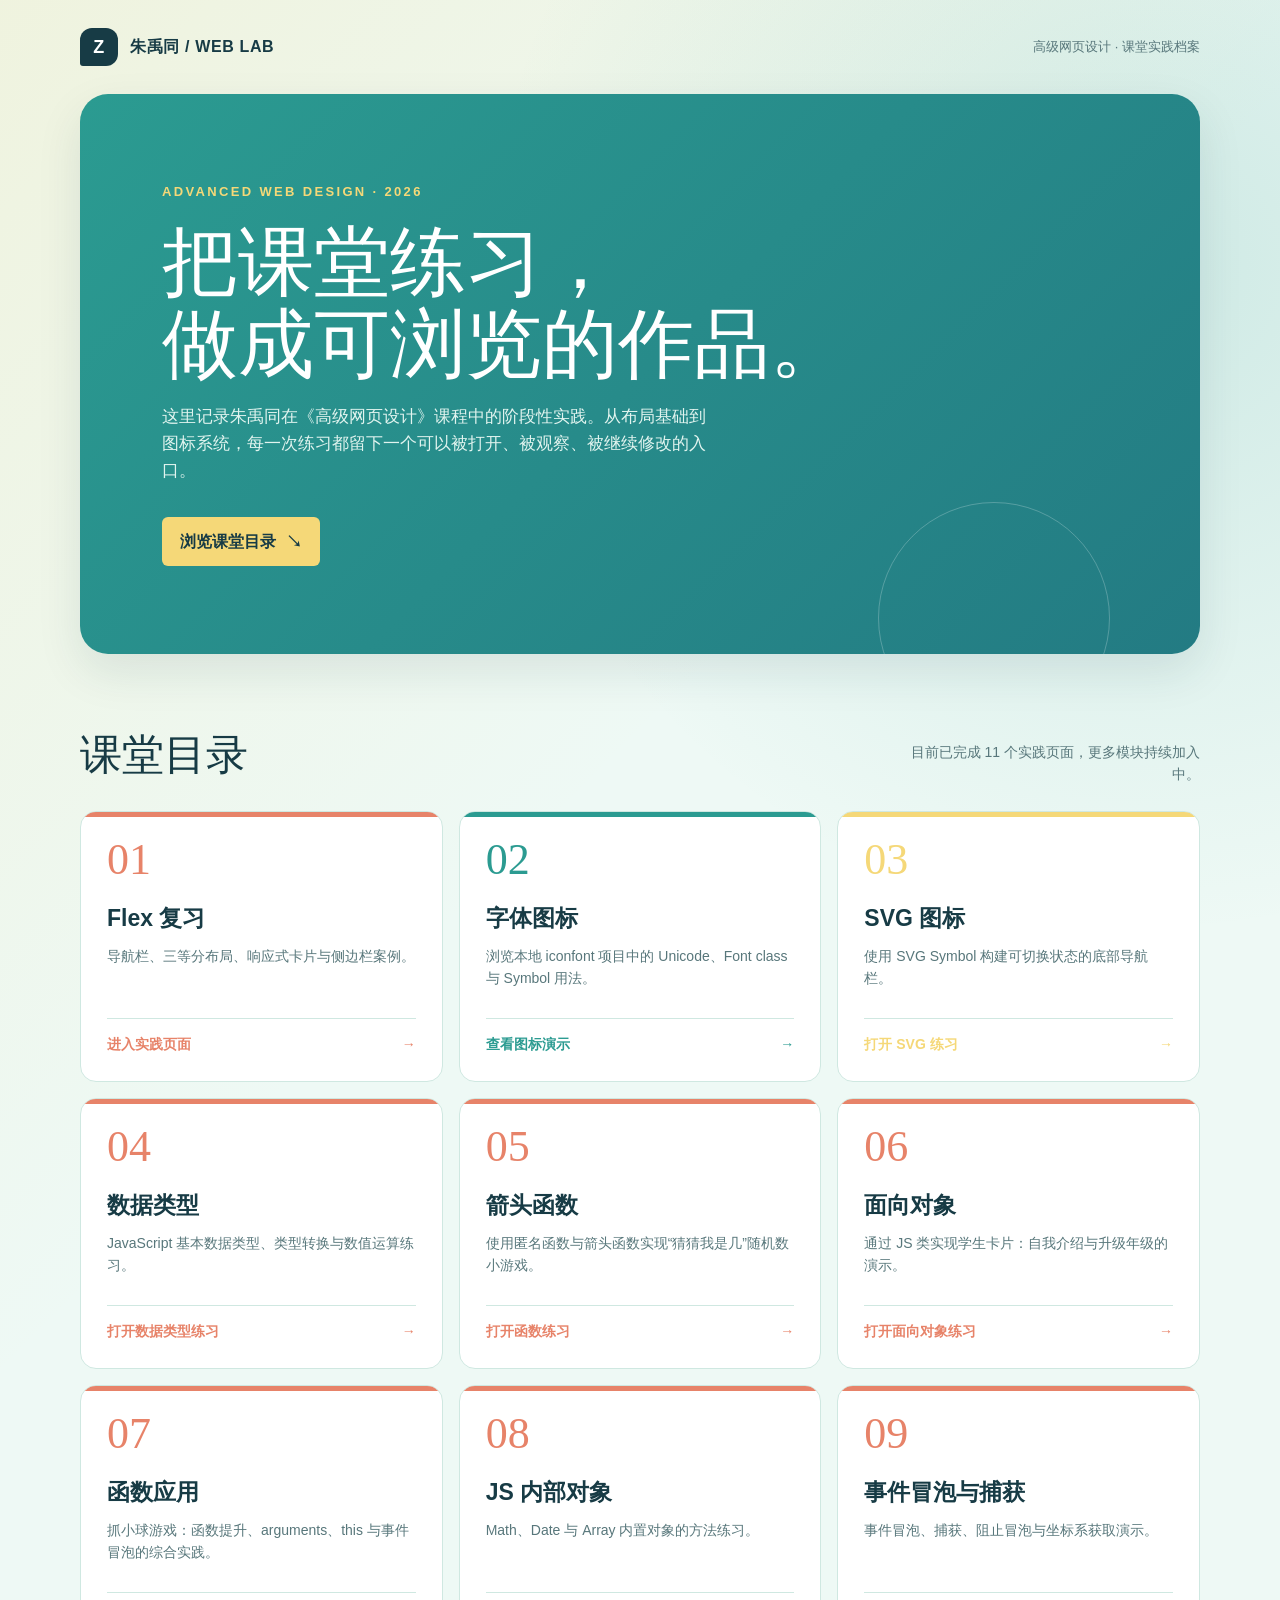
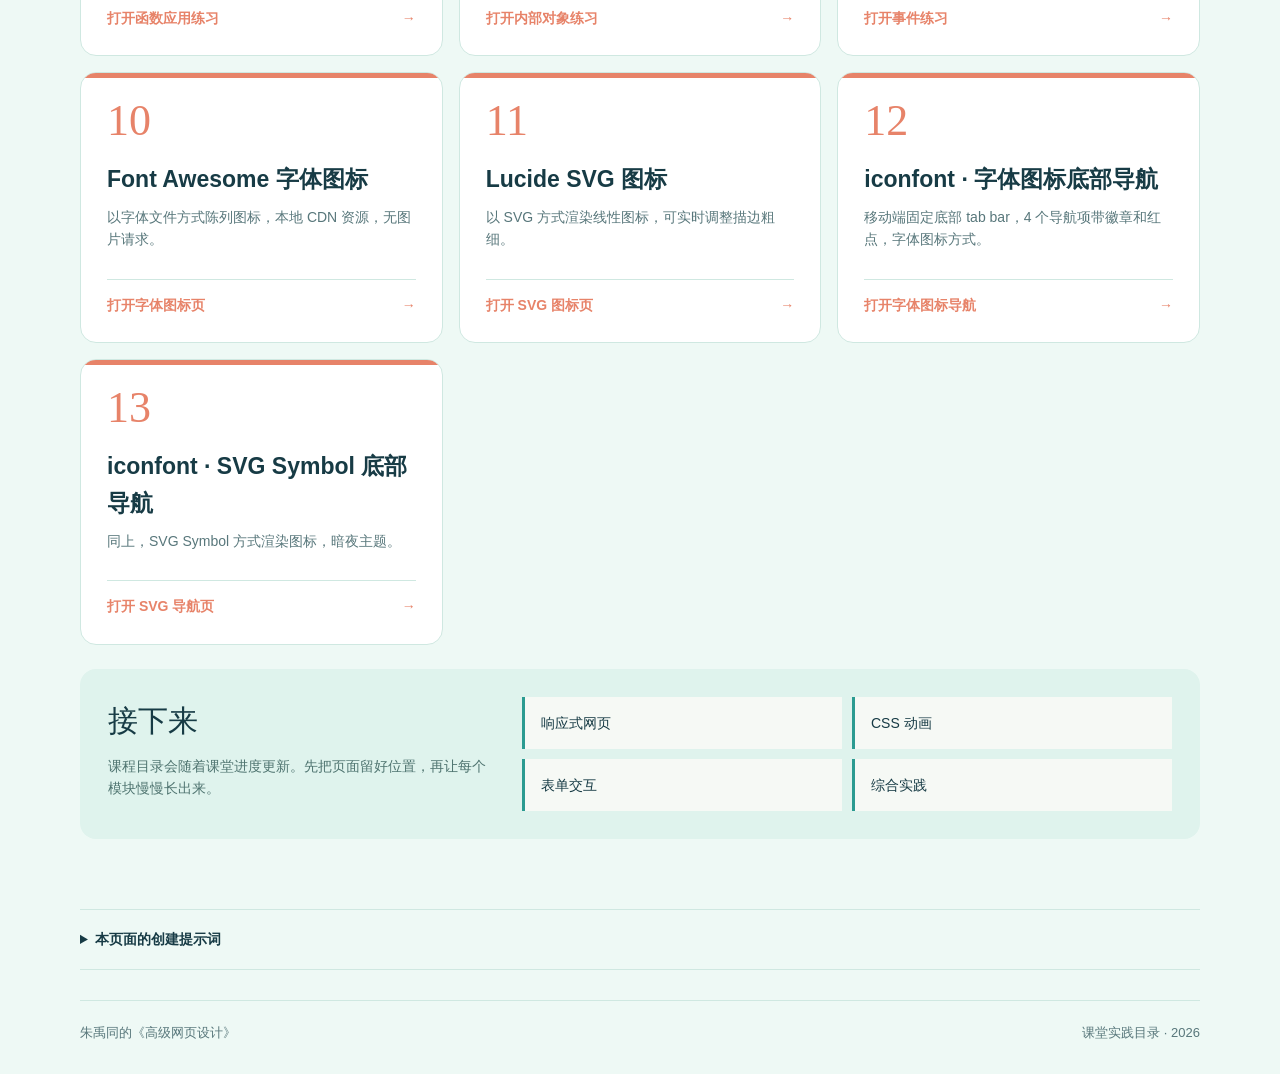
<file: index.html>
<!DOCTYPE html>
<html lang="zh-CN">
<head>
    <meta charset="UTF-8">
    <meta name="viewport" content="width=device-width, initial-scale=1.0">
    <meta name="description" content="朱禹同的《高级网页设计》课堂实践作品集与课程目录">
    <title>朱禹同 · 高级网页设计</title>
    <style>
        :root {
            --ink: #173b45;
            --muted: #58777b;
            --paper: #eef9f5;
            --card: #ffffff;
            --line: #cfe8e1;
            --coral: #e78369;
            --teal: #2b9b91;
            --yellow: #f5d878;
            --shadow: 0 18px 45px rgba(23, 59, 69, 0.1);
        }

        * {
            box-sizing: border-box;
        }

        html {
            scroll-behavior: smooth;
        }

        body {
            margin: 0;
            color: var(--ink);
            background:
                linear-gradient(135deg, rgba(245, 216, 120, 0.18), transparent 35%),
                radial-gradient(circle at 90% 10%, rgba(43, 155, 145, 0.16), transparent 25%),
                var(--paper);
            font-family: "Trebuchet MS", "Microsoft YaHei", sans-serif;
            line-height: 1.6;
        }

        a {
            color: inherit;
            text-decoration: none;
        }

        .site-header,
        main,
        .site-footer {
            width: min(1120px, calc(100% - 40px));
            margin: 0 auto;
        }

        .site-header {
            display: flex;
            justify-content: space-between;
            align-items: center;
            padding: 28px 0;
        }

        .brand {
            display: flex;
            align-items: center;
            gap: 12px;
            font-weight: 700;
            letter-spacing: 0.04em;
        }

        .brand-mark {
            display: grid;
            place-items: center;
            width: 38px;
            height: 38px;
            color: #fff;
            background: var(--ink);
            border-radius: 12px 12px 12px 3px;
            font-size: 18px;
        }

        .header-note {
            color: var(--muted);
            font-size: 13px;
        }

        .hero {
            position: relative;
            overflow: hidden;
            padding: clamp(42px, 8vw, 88px) clamp(26px, 7vw, 82px);
            color: #fff;
            background: linear-gradient(135deg, #2b9b91, #237b83);
            border-radius: 28px;
            box-shadow: var(--shadow);
        }

        .hero::after {
            position: absolute;
            right: 8%;
            bottom: -80px;
            width: 230px;
            height: 230px;
            border: 1px solid rgba(255, 255, 255, 0.23);
            border-radius: 50%;
            content: "";
        }

        .eyebrow {
            position: relative;
            z-index: 1;
            margin: 0 0 18px;
            color: var(--yellow);
            font-size: 13px;
            font-weight: 700;
            letter-spacing: 0.18em;
            text-transform: uppercase;
        }

        h1,
        h2,
        p {
            margin-top: 0;
        }

        h1 {
            position: relative;
            z-index: 1;
            max-width: 720px;
            margin-bottom: 18px;
            font-family: Georgia, "Microsoft YaHei", serif;
            font-size: clamp(38px, 7vw, 76px);
            font-weight: 400;
            line-height: 1.08;
            letter-spacing: 0;
        }

        .hero-copy {
            position: relative;
            z-index: 1;
            max-width: 560px;
            margin-bottom: 32px;
            color: #e1f4ef;
            font-size: 17px;
        }

        .hero-link {
            position: relative;
            z-index: 1;
            display: inline-flex;
            align-items: center;
            gap: 10px;
            padding: 12px 18px;
            color: var(--ink);
            background: var(--yellow);
            border-radius: 6px;
            font-weight: 700;
            transition: transform 180ms ease, background 180ms ease;
        }

        .hero-link:hover,
        .hero-link:focus-visible {
            background: #ffda79;
            transform: translateY(-3px);
        }

        .section-heading {
            display: flex;
            justify-content: space-between;
            align-items: end;
            gap: 20px;
            margin: 68px 0 22px;
        }

        .section-heading h2 {
            margin-bottom: 0;
            font-family: Georgia, "Microsoft YaHei", serif;
            font-size: clamp(28px, 4vw, 42px);
            font-weight: 400;
        }

        .section-heading p {
            max-width: 300px;
            margin-bottom: 4px;
            color: var(--muted);
            font-size: 14px;
            text-align: right;
        }

        .directory {
            display: grid;
            grid-template-columns: repeat(3, 1fr);
            gap: 16px;
        }

        .lesson-card {
            position: relative;
            display: flex;
            min-height: 260px;
            flex-direction: column;
            justify-content: space-between;
            padding: 26px;
            overflow: hidden;
            background: var(--card);
            border: 1px solid var(--line);
            border-radius: 16px;
            transition: transform 180ms ease, box-shadow 180ms ease, border-color 180ms ease;
        }

        .lesson-card::before {
            position: absolute;
            top: 0;
            left: 0;
            width: 100%;
            height: 5px;
            background: var(--accent, var(--coral));
            content: "";
        }

        .lesson-card:hover,
        .lesson-card:focus-within {
            border-color: var(--accent, var(--coral));
            box-shadow: var(--shadow);
            transform: translateY(-6px);
        }

        .lesson-card:nth-child(2) {
            --accent: var(--teal);
        }

        .lesson-card:nth-child(3) {
            --accent: var(--yellow);
        }

        .card-number {
            color: var(--accent, var(--coral));
            font-family: Georgia, serif;
            font-size: 44px;
            line-height: 1;
        }

        .lesson-card h3 {
            margin: 18px 0 8px;
            font-size: 23px;
        }

        .lesson-card p {
            margin-bottom: 0;
            color: var(--muted);
            font-size: 14px;
        }

        .card-action {
            display: inline-flex;
            align-items: center;
            justify-content: space-between;
            margin-top: 28px;
            padding-top: 14px;
            border-top: 1px solid var(--line);
            color: var(--accent, var(--coral));
            font-size: 14px;
            font-weight: 700;
        }

        .upcoming {
            display: grid;
            grid-template-columns: 0.75fr 1.25fr;
            gap: 24px;
            align-items: stretch;
            margin: 24px 0 70px;
            padding: 28px;
            background: #dff3ed;
            border-radius: 16px;
        }

        .upcoming h2 {
            margin-bottom: 10px;
            font-family: Georgia, "Microsoft YaHei", serif;
            font-size: 30px;
            font-weight: 400;
        }

        .upcoming p {
            margin-bottom: 0;
            color: #4f7470;
            font-size: 14px;
        }

        .module-list {
            display: grid;
            grid-template-columns: repeat(2, 1fr);
            gap: 10px;
        }

        .module-list span {
            padding: 15px 16px;
            background: rgba(255, 253, 249, 0.72);
            border-left: 3px solid var(--teal);
            color: var(--ink);
            font-size: 14px;
        }

        details {
            margin-bottom: 30px;
            border-top: 1px solid var(--line);
            border-bottom: 1px solid var(--line);
        }

        summary {
            padding: 18px 0;
            cursor: pointer;
            font-size: 14px;
            font-weight: 700;
        }

        .prompt-copy {
            max-width: 800px;
            padding: 0 0 22px;
            color: var(--muted);
            font-size: 14px;
        }

        .site-footer {
            display: flex;
            justify-content: space-between;
            gap: 20px;
            padding: 22px 0 30px;
            color: var(--muted);
            border-top: 1px solid var(--line);
            font-size: 13px;
        }

        @media (max-width: 760px) {
            .site-header,
            main,
            .site-footer {
                width: min(100% - 28px, 560px);
            }

            .site-header {
                align-items: flex-start;
                flex-direction: column;
                gap: 10px;
            }

            .header-note {
                padding-left: 50px;
            }

            .hero {
                border-radius: 20px;
            }

            .directory,
            .upcoming {
                grid-template-columns: 1fr;
            }

            .section-heading {
                align-items: flex-start;
                flex-direction: column;
                margin-top: 48px;
            }

            .section-heading p {
                text-align: left;
            }

            .module-list {
                grid-template-columns: 1fr;
            }

            .site-footer {
                flex-direction: column;
                gap: 6px;
            }
        }

        @media (prefers-reduced-motion: reduce) {
            html {
                scroll-behavior: auto;
            }

            *,
            *::before,
            *::after {
                transition-duration: 0.01ms !important;
            }
        }
    </style>
</head>
<body>
    <header class="site-header">
        <a class="brand" href="index.html" aria-label="返回课程首页">
            <span class="brand-mark">Z</span>
            <span>朱禹同 / WEB LAB</span>
        </a>
        <span class="header-note">高级网页设计 · 课堂实践档案</span>
    </header>

    <main>
        <section class="hero" aria-labelledby="page-title">
            <p class="eyebrow">Advanced Web Design · 2026</p>
            <h1 id="page-title">把课堂练习，<br>做成可浏览的作品。</h1>
            <p class="hero-copy">这里记录朱禹同在《高级网页设计》课程中的阶段性实践。从布局基础到图标系统，每一次练习都留下一个可以被打开、被观察、被继续修改的入口。</p>
            <a class="hero-link" href="#directory">浏览课堂目录 <span aria-hidden="true">↘</span></a>
        </section>

        <section id="directory" aria-labelledby="directory-title">
            <div class="section-heading">
                <h2 id="directory-title">课堂目录</h2>
                <p>目前已完成 11 个实践页面，更多模块持续加入中。</p>
            </div>

            <div class="directory">
                <a class="lesson-card" href="1.html">
                    <div>
                        <div class="card-number">01</div>
                        <h3>Flex 复习</h3>
                        <p>导航栏、三等分布局、响应式卡片与侧边栏案例。</p>
                    </div>
                    <span class="card-action">进入实践页面 <span aria-hidden="true">→</span></span>
                </a>

                <a class="lesson-card" href="font/demo_index.html">
                    <div>
                        <div class="card-number">02</div>
                        <h3>字体图标</h3>
                        <p>浏览本地 iconfont 项目中的 Unicode、Font class 与 Symbol 用法。</p>
                    </div>
                    <span class="card-action">查看图标演示 <span aria-hidden="true">→</span></span>
                </a>

                <a class="lesson-card" href="svg005.html">
                    <div>
                        <div class="card-number">03</div>
                        <h3>SVG 图标</h3>
                        <p>使用 SVG Symbol 构建可切换状态的底部导航栏。</p>
                    </div>
                    <span class="card-action">打开 SVG 练习 <span aria-hidden="true">→</span></span>
                </a>

                <a class="lesson-card" href="dataType.html">
                    <div>
                        <div class="card-number">04</div>
                        <h3>数据类型</h3>
                        <p>JavaScript 基本数据类型、类型转换与数值运算练习。</p>
                    </div>
                    <span class="card-action">打开数据类型练习 <span aria-hidden="true">→</span></span>
                </a>

                <a class="lesson-card" href="function005.html">
                    <div>
                        <div class="card-number">05</div>
                        <h3>箭头函数</h3>
                        <p>使用匿名函数与箭头函数实现“猜猜我是几”随机数小游戏。</p>
                    </div>
                    <span class="card-action">打开函数练习 <span aria-hidden="true">→</span></span>
                </a>

                <a class="lesson-card" href="JS_boj_apply.html">
                    <div>
                        <div class="card-number">06</div>
                        <h3>面向对象</h3>
                        <p>通过 JS 类实现学生卡片：自我介绍与升级年级的演示。</p>
                    </div>
                    <span class="card-action">打开面向对象练习 <span aria-hidden="true">→</span></span>
                </a>

                <a class="lesson-card" href="function_apply.html">
                    <div>
                        <div class="card-number">07</div>
                        <h3>函数应用</h3>
                        <p>抓小球游戏：函数提升、arguments、this 与事件冒泡的综合实践。</p>
                    </div>
                    <span class="card-action">打开函数应用练习 <span aria-hidden="true">→</span></span>
                </a>

                <a class="lesson-card" href="text.html">
                    <div>
                        <div class="card-number">08</div>
                        <h3>JS 内部对象</h3>
                        <p>Math、Date 与 Array 内置对象的方法练习。</p>
                    </div>
                    <span class="card-action">打开内部对象练习 <span aria-hidden="true">→</span></span>
                </a>

                <a class="lesson-card" href="text1.html">
                    <div>
                        <div class="card-number">09</div>
                        <h3>事件冒泡与捕获</h3>
                        <p>事件冒泡、捕获、阻止冒泡与坐标系获取演示。</p>
                    </div>
                    <span class="card-action">打开事件练习 <span aria-hidden="true">→</span></span>
                </a>

                <a class="lesson-card" href="iconfont-1.html">
                    <div>
                        <div class="card-number">10</div>
                        <h3>Font Awesome 字体图标</h3>
                        <p>以字体文件方式陈列图标，本地 CDN 资源，无图片请求。</p>
                    </div>
                    <span class="card-action">打开字体图标页 <span aria-hidden="true">→</span></span>
                </a>

                <a class="lesson-card" href="iconfont-2.html">
                    <div>
                        <div class="card-number">11</div>
                        <h3>Lucide SVG 图标</h3>
                        <p>以 SVG 方式渲染线性图标，可实时调整描边粗细。</p>
                    </div>
                    <span class="card-action">打开 SVG 图标页 <span aria-hidden="true">→</span></span>
                </a>

                <a class="lesson-card" href="iconfont-3.html">
                    <div>
                        <div class="card-number">12</div>
                        <h3>iconfont · 字体图标底部导航</h3>
                        <p>移动端固定底部 tab bar，4 个导航项带徽章和红点，字体图标方式。</p>
                    </div>
                    <span class="card-action">打开字体图标导航 <span aria-hidden="true">→</span></span>
                </a>

                <a class="lesson-card" href="iconfont-4.html">
                    <div>
                        <div class="card-number">13</div>
                        <h3>iconfont · SVG Symbol 底部导航</h3>
                        <p>同上，SVG Symbol 方式渲染图标，暗夜主题。</p>
                    </div>
                    <span class="card-action">打开 SVG 导航页 <span aria-hidden="true">→</span></span>
                </a>
            </div>
        </section>

        <section class="upcoming" aria-labelledby="upcoming-title">
            <div>
                <h2 id="upcoming-title">接下来</h2>
                <p>课程目录会随着课堂进度更新。先把页面留好位置，再让每个模块慢慢长出来。</p>
            </div>
            <div class="module-list" aria-label="待添加模块">
                <span>响应式网页</span>
                <span>CSS 动画</span>
                <span>表单交互</span>
                <span>综合实践</span>
            </div>
        </section>

        <details>
            <summary>本页面的创建提示词</summary>
            <p class="prompt-copy">创建一个新页面，包括本目录下的所有网页的超链接，使用原生代码，不使用cdn，新页面名称为index.html，主题为朱禹同的《高级网页设计》课堂实践，美化页面，课堂目录中包含flex复习、字体图标、其余模块后续在增加。页面中包括本提示词。</p>
        </details>
    </main>

    <footer class="site-footer">
        <span>朱禹同的《高级网页设计》</span>
        <span>课堂实践目录 · <span id="year">2026</span></span>
    </footer>

    <script>
        document.getElementById("year").textContent = new Date().getFullYear();
    </script>
</body>
</html>
</file>
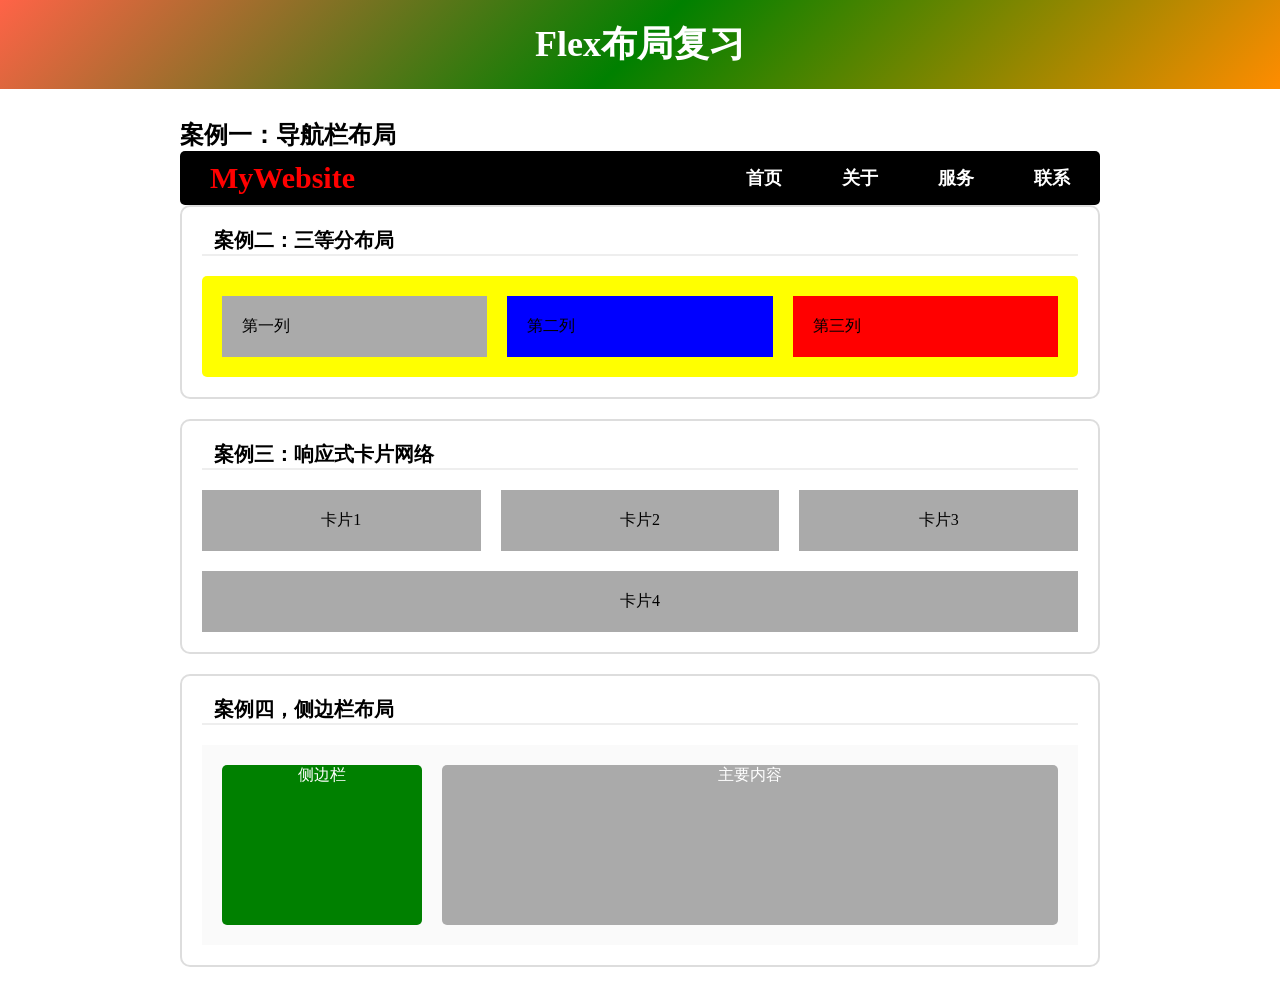
<file: 1.html>
<!DOCTYPE html>
<html lang="en">
<head>
    <meta charset="UTF-8">
    <meta name="viewport" content="width=device-width, initial-scale=1.0">
    <title>布局复习</title>
    <link rel="stylesheet" href="1.css">

</head>
<!--h5语义标签header、footer、nav、-->
<body>
    <header class="page-header">
         <h2>Flex布局复习</h2>
    </header>
    <main class="page-main">
         <h2>案例一：导航栏布局</h2>
         <nav class="nav-bar">
            <a href="#" class="logo">MyWebsite</a>
            <!--快捷输入：ul>li*4(ul下面有4个li)-->
            <ul class="nav-list">
                <li><a href="#">首页</a></li>
                <li><a href="#">关于</a></li>
                <li><a href="#">服务</a></li>
                <li><a href="#">联系</a></li>
            </ul>
        </nav>
        </section>
        <!--案例二：三等分布局-->
         <section class="case">
            <h2 class="case-title">案例二：三等分布局</h2>
            <div class="three-columns">
                <div class="column">第一列</div>
                <div class="column">第二列</div>
                <div class="column">第三列</div>
            </div>
         </section>
        <!--案例三：响应式卡片网络-->
        <section class="case">
            <h2 class="case-title">案例三：响应式卡片网络</h2>
            <div class="card-grid">
                <div class="card">卡片1</div>
                <div class="card">卡片2</div>
                <div class="card">卡片3</div>
                <div class="card">卡片4</div>
            </div>
            </section>
         <!-- 案例四：侧边栏布局 -->
          <section class="case"> 
            <h2 class="case-title">案例四，侧边栏布局</h2>
            <div class="sidebar"> 
               <aside>侧边栏</aside>
               <div class="main-content">
                主要内容
               </div>
            </div>
         </section>
         
    </main>
</body>
</html>
</file>
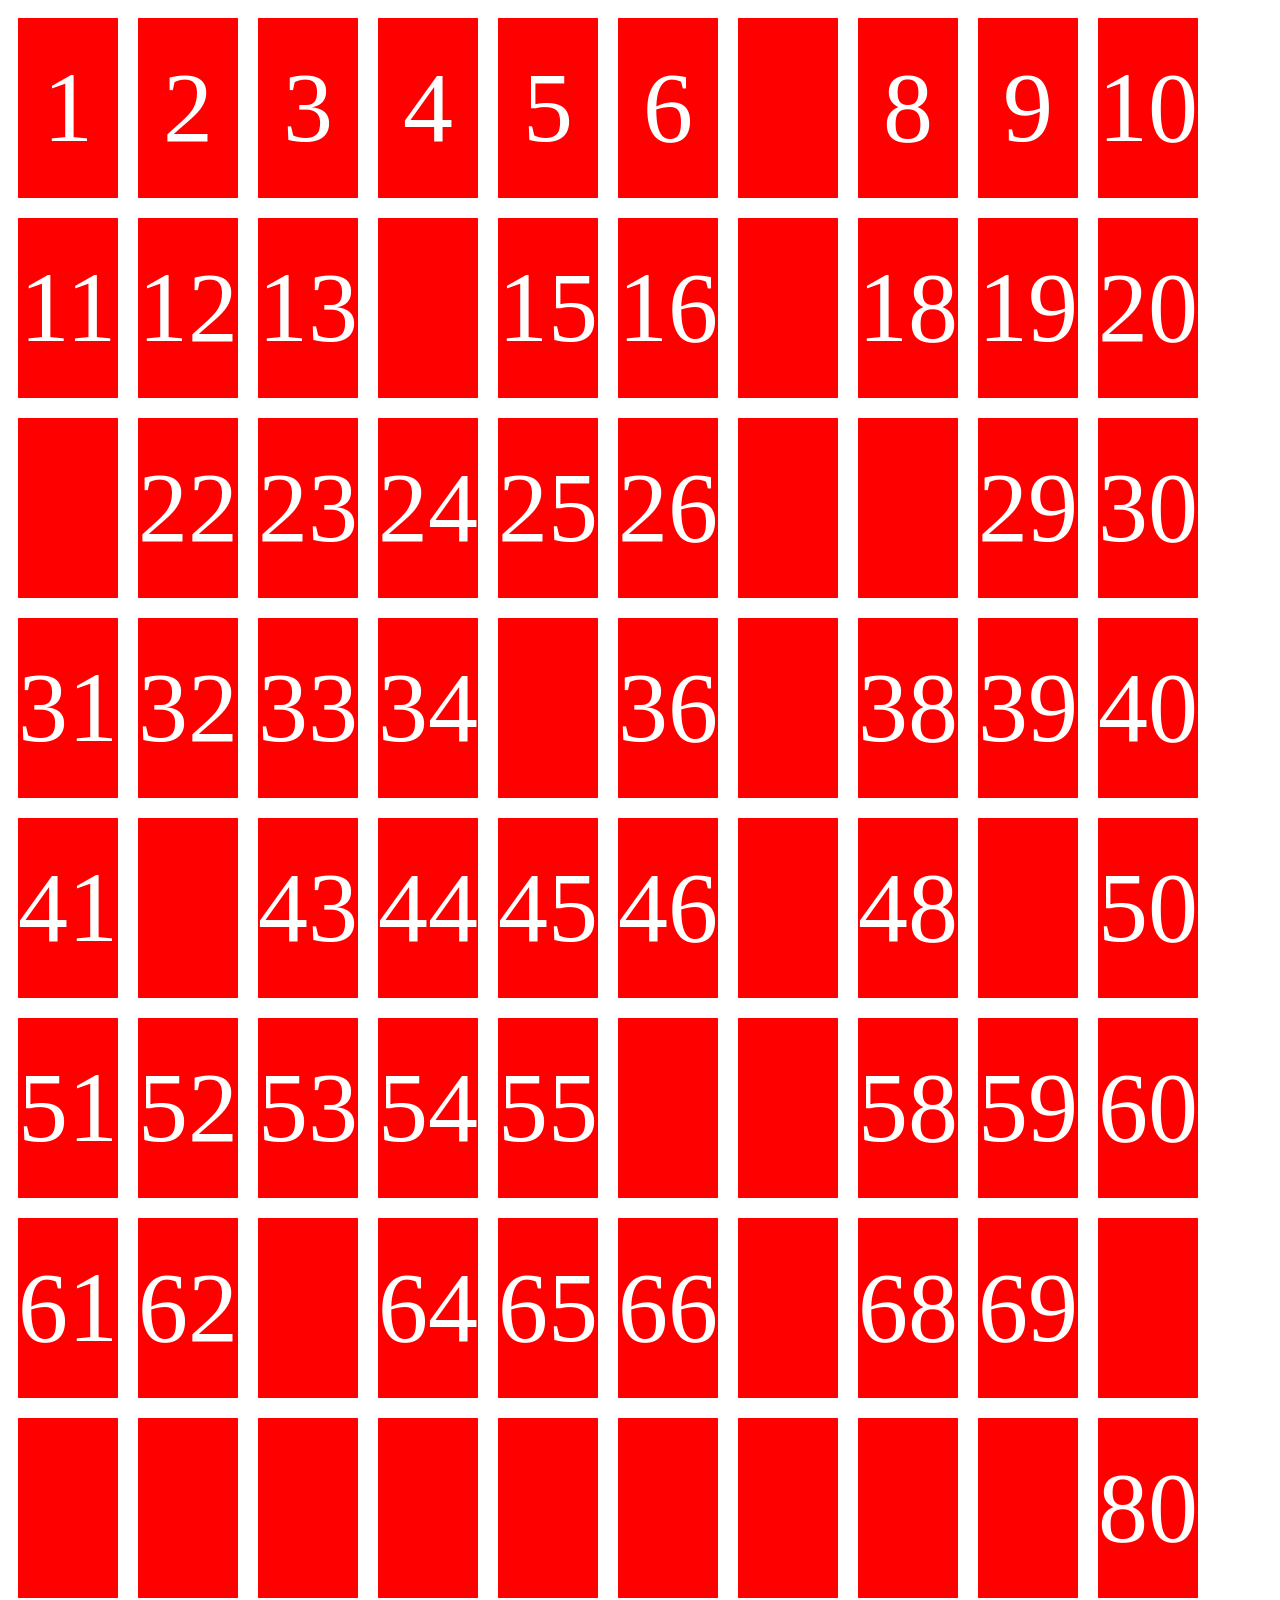
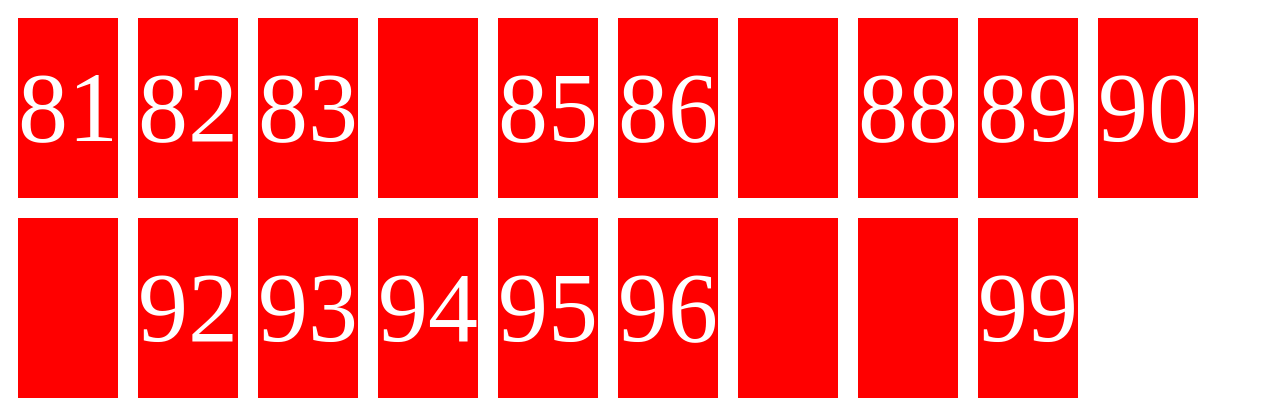
<file: dataType.html>
<!DOCTYPE html>
<html lang="en">
<head>
    <meta charset="UTF-8">
    <meta name="viewport" content="width=device-width, initial-scale=1.0">
    <title>数据类型与运算符</title>
    <style>
        div{
            width: 100px;
            height: 180px;
            background-color: red;
            margin: 10px;
            color: white;
            text-align: center;
            line-height: 180px;
            font-size: 100px;
            float: left;
        }
    </style>
</head>
<body>
    
    <script>
        var a = 6,b = 1;
        console.log(a + b);
        console.log(a ++,++ b);
        console.log(a+b>0?a:b);
        console.log(true&&false,true||false,!true);
        var str="hello world",num=123;bl=true,obj={name:"张三",age:18},
        kong=null;
        console.log(typeof str,typeof num,
            typeof bl,typeof obj,typeof ud,typeof kong);
            console.log(0.1+0.2==0.3);
        //JS不能用==或者===来判定浮点数是否相等 ，
        //应为浮点数不能用二进制精确存储
        //数据类型转换：+号的时候将数字转换成字符串，-只能用于数值运算
        console.log(1+"1","1"-1,"11"+1-1);
        console.log("zyt"-1);
        //NAN:not a number,它与任何变量都不相等，包括它自己
        console.log(isNaN(NaN));
        console.log(NaN==NaN,null===null);
        //isNAN()函数用于判断一个值是否为NaN
        //parseInt()是取向下取整
        console.log(parseInt(123.79));
        //如果想判断一个数值是不是整数的方法有什么？
        var num=123.79;
        console.log(num==parseInt(num));
        //parseInt()函数的第二个参数是进制数
        console.log(parseInt(100,16));
        //1-100求和
        var sum=0;
        for(var i=1;i<=100;i++){
            sum+=i;
        }
        //数7，（7的倍数，最大到99，个位是7，或者十位是7，不显示数字）
         for(var i=1;i<=99;i++){
            if(i%7==0 || i%10==7 || parseInt(i/10)==7){
                document.write("<div></div>");
            }
            else{
                document.write("<div>" + i + "</div>");
            }
        }
        //课后练习，回文数显示
    </script>
</body>
</html>
</file>
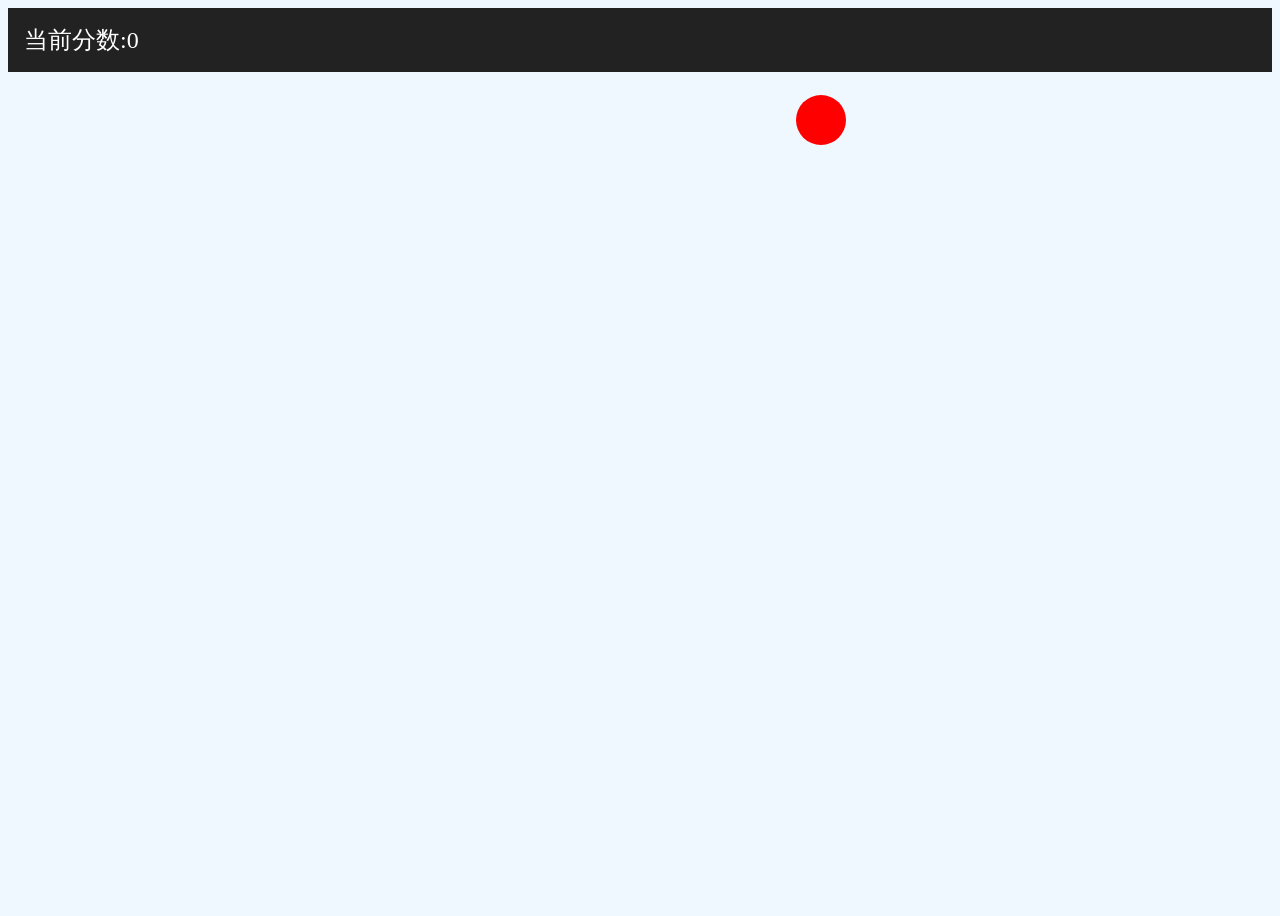
<file: function_apply.html>
<html lang="en"
<head>
<title>抓小球游戏|函数的三个方法的应用</title>
<style>
    body {
        background: #f0f8ff;
        height: 100vh;
        overflow: hidden;
        font-size: 24px;
    }
    #info {
        padding: 16px;
        background: #222;
        color: #fff;
    }
    .ball{
        width: 50px;
        height: 50px;
        background: red;
        border-radius: 50%;
        position: absolute;
        cursor: pointer;
    }
    </style>
</head>
<body>
    <div id="info">当前分数:<span id="score">0</span></div>
    <div class="ball" id="ball"></div>

    <script>
    //const是常量指的是变量的引用地址不能变，不是对象里面的数据不能改。
    const game={
        score:0,
        ballDom:document.getElementById('ball'),
        width:50,
        height:50,
    };//需要什么函数：小球移动、小球点击、空白点击、更新分数

    //问题：如果不减去小球的宽度，直接写Math.random()*window.innerWidth会怎么样？
    function moveBall() {
        //保证小球在屏幕内
        const maxX=window.innerWidth-game.width;
        const maxY=window.innerHeight-game.height;
        //小球随机位置是0-窗口宽度取整
        const randomX=Math.floor(Math.random()*maxX);
        const randomY=Math.floor(Math.random()*maxY);
        //移动小球
        game.ballDom.style.left=randomX+'px';
        game.ballDom.style.top=randomY+'px';
    }
    //更新分数
    //普通的函数存在函数提升：函数体在后面，函数的调用在前面。
    //有this、arguments:类数组对象，函数在调用时候传递过来的实参数字对象
    function updateScore() {
        //function updateScore(a,b) 
        //a=arguments[0]
        // b=arguments[1]
        document.getElementById('score').innerText=game.score;
    }
    game.ballDom.addEventListener('click',function(e){
        //匿名函数有this-当前点击的DOM元素（.ball）
        game.score+=2;
        updateScore();//函数调用
        moveBall();
        //阻止冒泡
        e.stopPropagation();
    }); 
    //点击空白区域扣分
    document.addEventListener('click',function(e){
        console.log("点击空白区域！");
        if(e.target!==game.ballDom){
            game.score-=1;
            console.log("点击的是:",game.score);
            updateScore();
        }
    });

moveBall();
//扩展：同时产生多个小球 但不能重复 小球定时随机换位置 全部点击即成功 一个未点击即失败
    </script>
</body>
</html>
</file>
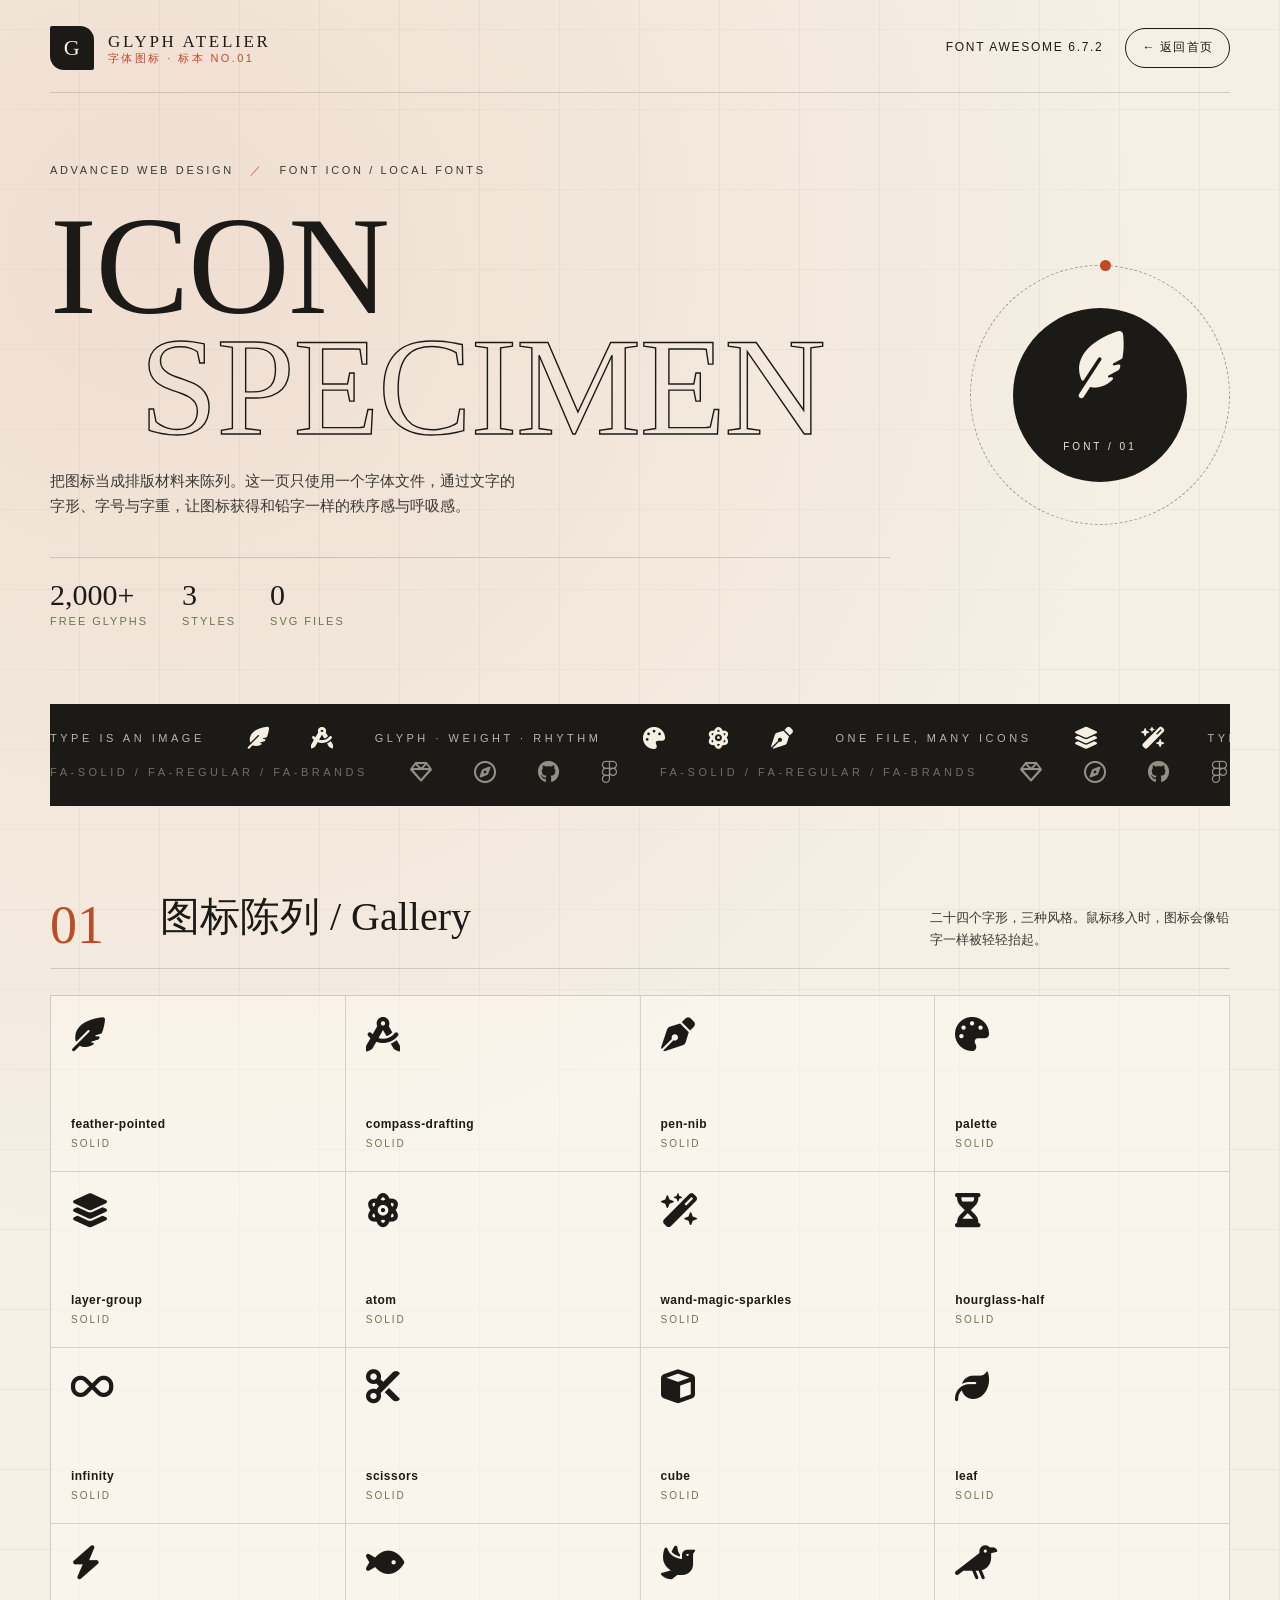
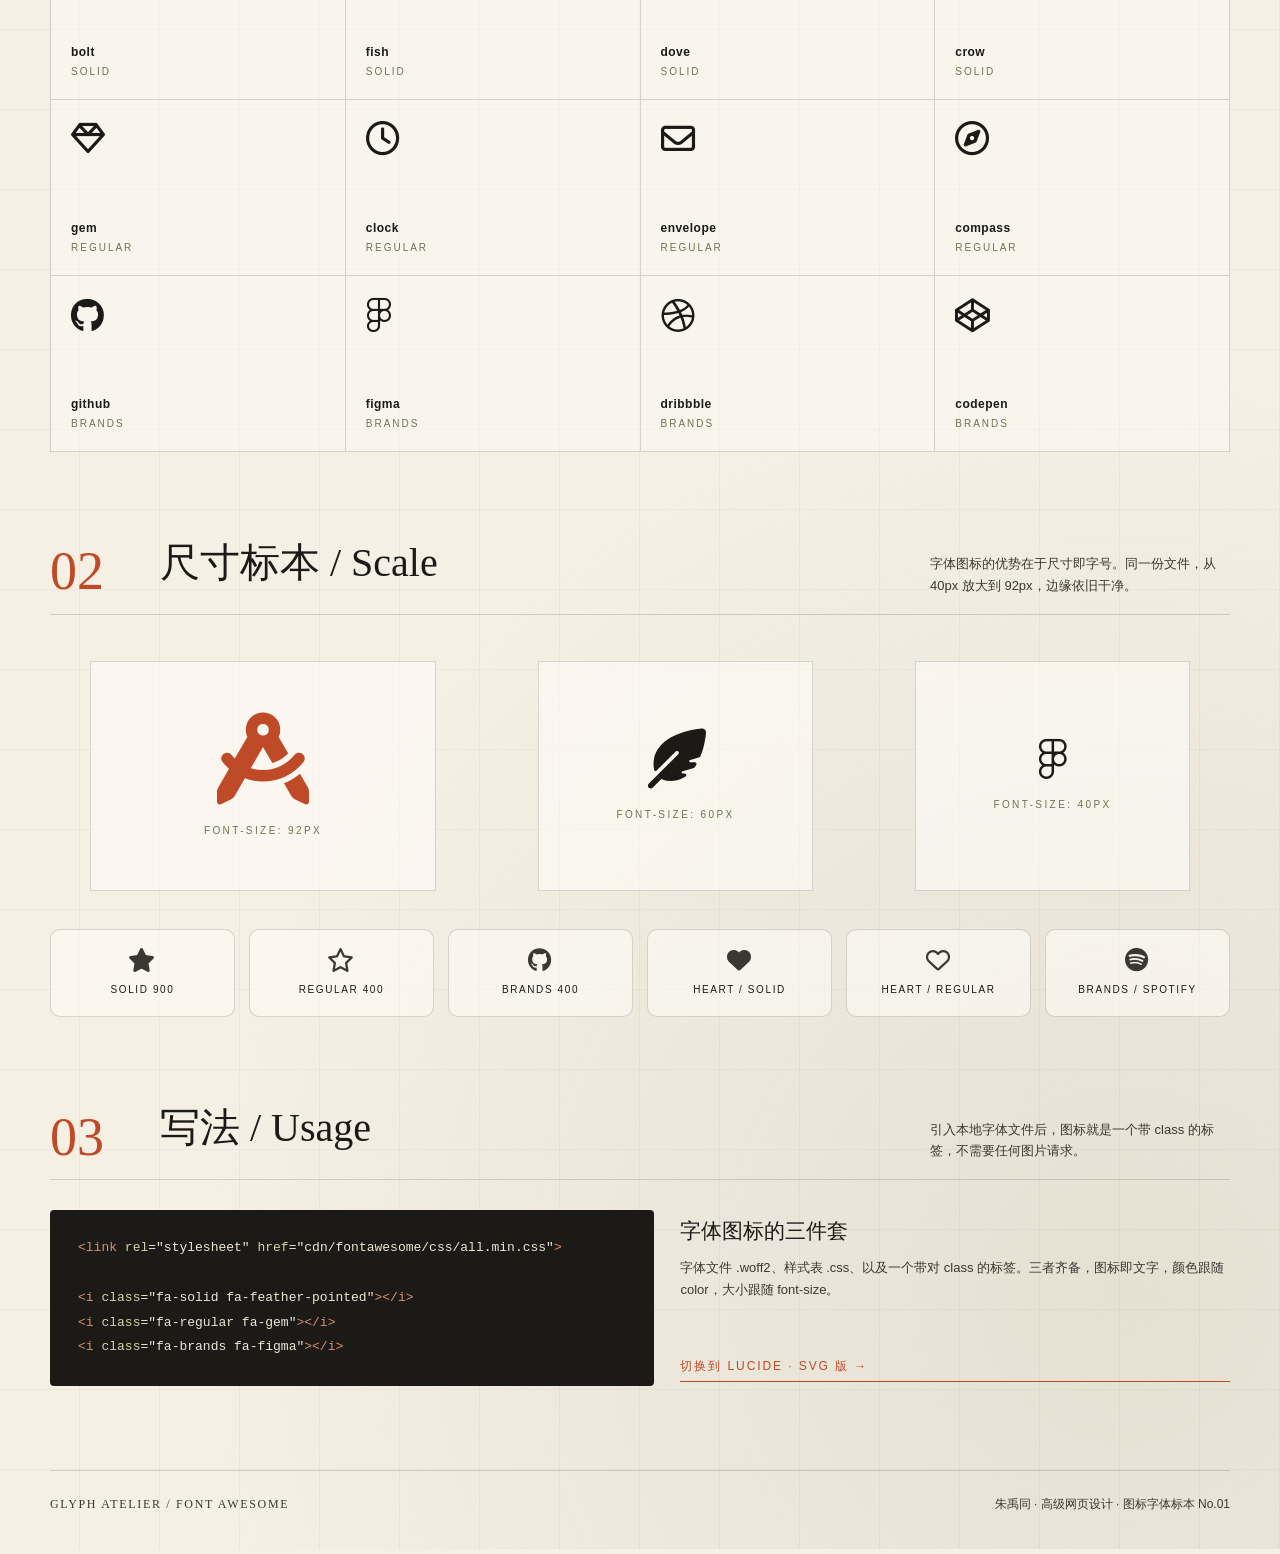
<file: iconfont-1.html>
<!DOCTYPE html>
<html lang="zh-CN">
<head>
    <meta charset="UTF-8">
    <meta name="viewport" content="width=device-width, initial-scale=1.0">
    <meta name="description" content="Font Awesome 字体图标标本页 —— 以艺术品牌的方式陈列字体图标">
    <title>GLYPH ATELIER · Font Awesome 字体图标</title>
    <link rel="stylesheet" href="cdn/fontawesome/css/all.min.css">
    <style>
        :root {
            --zz_ink: #1b1a17;
            --zz_ink_soft: #3a3833;
            --zz_paper: #f5efe4;
            --zz_paper_deep: #ece4d6;
            --zz_rust: #bf4a28;
            --zz_olive: #6d7451;
            --zz_line: rgba(27, 26, 23, 0.16);
            --zz_display: Georgia, "Songti SC", "Times New Roman", serif;
            --zz_text: "Trebuchet MS", "PingFang SC", "Microsoft YaHei", sans-serif;
        }

        * {
            box-sizing: border-box;
        }

        html {
            scroll-behavior: smooth;
        }

        body.zz_page {
            margin: 0;
            color: var(--zz_ink);
            background-color: var(--zz_paper);
            background-image:
                repeating-linear-gradient(90deg, transparent 0 79px, rgba(27, 26, 23, 0.045) 79px 80px),
                repeating-linear-gradient(0deg, transparent 0 79px, rgba(27, 26, 23, 0.035) 79px 80px),
                radial-gradient(circle at 12% 8%, rgba(191, 74, 40, 0.1), transparent 32%),
                radial-gradient(circle at 88% 92%, rgba(109, 116, 81, 0.12), transparent 30%);
            font-family: var(--zz_text);
            line-height: 1.65;
            -webkit-font-smoothing: antialiased;
        }

        a {
            color: inherit;
            text-decoration: none;
        }

        .zz_topbar,
        main,
        .zz_footer {
            width: min(1180px, calc(100% - 48px));
            margin: 0 auto;
        }

        .zz_topbar {
            display: flex;
            align-items: center;
            justify-content: space-between;
            gap: 20px;
            padding: 26px 0 22px;
            border-bottom: 1px solid var(--zz_line);
        }

        .zz_brand {
            display: flex;
            align-items: center;
            gap: 14px;
        }

        .zz_brand_seal {
            display: grid;
            place-items: center;
            width: 44px;
            height: 44px;
            color: var(--zz_paper);
            background: var(--zz_ink);
            border-radius: 2px 14px 2px 14px;
            font-family: var(--zz_display);
            font-size: 22px;
            letter-spacing: 0.02em;
        }

        .zz_brand_text {
            display: flex;
            flex-direction: column;
            line-height: 1.25;
        }

        .zz_brand_text strong {
            font-family: var(--zz_display);
            font-size: 17px;
            font-weight: 400;
            letter-spacing: 0.16em;
        }

        .zz_brand_text em {
            color: var(--zz_rust);
            font-size: 11px;
            font-style: normal;
            letter-spacing: 0.22em;
        }

        .zz_topnav {
            display: flex;
            align-items: center;
            gap: 22px;
            font-size: 12px;
            letter-spacing: 0.14em;
            text-transform: uppercase;
        }

        .zz_back {
            display: inline-flex;
            align-items: center;
            gap: 8px;
            padding: 9px 16px;
            border: 1px solid var(--zz_ink);
            border-radius: 999px;
            font-size: 12px;
            letter-spacing: 0.1em;
            transition: color 200ms ease, background 200ms ease;
        }

        .zz_back:hover,
        .zz_back:focus-visible {
            color: var(--zz_paper);
            background: var(--zz_ink);
        }

        .zz_hero {
            position: relative;
            display: grid;
            grid-template-columns: minmax(0, 1fr) 300px;
            gap: 40px;
            align-items: center;
            padding: 68px 0 74px;
        }

        .zz_hero_kicker {
            display: flex;
            align-items: center;
            gap: 16px;
            color: var(--zz_ink_soft);
            font-size: 11px;
            letter-spacing: 0.24em;
            text-transform: uppercase;
        }

        .zz_hero_kicker span + span::before {
            content: "／";
            margin-right: 16px;
            color: var(--zz_rust);
        }

        .zz_hero_title {
            margin: 26px 0 22px;
            font-family: var(--zz_display);
            font-size: clamp(54px, 11vw, 148px);
            font-weight: 400;
            line-height: 0.86;
            letter-spacing: -0.01em;
        }

        .zz_title_line {
            display: block;
        }

        .zz_title_line--outline {
            margin-left: clamp(20px, 7vw, 96px);
            color: transparent;
            -webkit-text-stroke: 1.4px var(--zz_ink);
            text-stroke: 1.4px var(--zz_ink);
        }

        .zz_hero_lede {
            max-width: 470px;
            margin: 0;
            color: var(--zz_ink_soft);
            font-size: 15px;
        }

        .zz_hero_meta {
            display: flex;
            flex-wrap: wrap;
            gap: 34px;
            margin-top: 38px;
            padding-top: 22px;
            border-top: 1px solid var(--zz_line);
        }

        .zz_meta_item {
            display: flex;
            flex-direction: column;
            gap: 2px;
        }

        .zz_meta_item strong {
            font-family: var(--zz_display);
            font-size: 30px;
            font-weight: 400;
            line-height: 1;
        }

        .zz_meta_item span {
            color: var(--zz_olive);
            font-size: 11px;
            letter-spacing: 0.18em;
            text-transform: uppercase;
        }

        .zz_seal {
            position: relative;
            display: grid;
            place-items: center;
            width: 260px;
            height: 260px;
            margin-left: auto;
        }

        .zz_seal_ring {
            position: absolute;
            inset: 0;
            border: 1px dashed rgba(27, 26, 23, 0.4);
            border-radius: 50%;
            animation: zz_slow_spin 46s linear infinite;
        }

        .zz_seal_ring::after {
            position: absolute;
            top: -6px;
            left: 50%;
            width: 11px;
            height: 11px;
            background: var(--zz_rust);
            border-radius: 50%;
            content: "";
        }

        .zz_seal_core {
            display: grid;
            place-items: center;
            width: 174px;
            height: 174px;
            color: var(--zz_paper);
            background: var(--zz_ink);
            border-radius: 50%;
        }

        .zz_seal_core i {
            font-size: 58px;
            transform: rotate(-12deg);
            transition: transform 600ms cubic-bezier(0.2, 0.7, 0.2, 1);
        }

        .zz_seal:hover .zz_seal_core i {
            transform: rotate(12deg) scale(1.08);
        }

        .zz_seal_core span {
            margin-top: -8px;
            color: var(--zz_paper_deep);
            font-size: 10px;
            letter-spacing: 0.3em;
        }

        @keyframes zz_slow_spin {
            to {
                transform: rotate(360deg);
            }
        }

        .zz_marquee {
            position: relative;
            display: flex;
            flex-direction: column;
            gap: 0;
            padding: 16px 0;
            overflow: hidden;
            color: var(--zz_paper);
            background: var(--zz_ink);
            border-top: 1px solid var(--zz_ink);
            border-bottom: 1px solid var(--zz_ink);
        }

        .zz_marquee_track {
            display: flex;
            width: max-content;
            gap: 42px;
            align-items: center;
            padding: 6px 0;
            animation: zz_marquee_move 38s linear infinite;
        }

        .zz_marquee_track--reverse {
            animation-direction: reverse;
            animation-duration: 46s;
            opacity: 0.55;
        }

        .zz_marquee:hover .zz_marquee_track {
            animation-play-state: paused;
        }

        .zz_marquee_track i {
            font-size: 22px;
        }

        .zz_marquee_track span {
            font-size: 11px;
            letter-spacing: 0.32em;
            opacity: 0.72;
        }

        @keyframes zz_marquee_move {
            from {
                transform: translateX(0);
            }
            to {
                transform: translateX(-50%);
            }
        }

        .zz_section {
            padding: 78px 0 0;
        }

        .zz_section_head {
            display: grid;
            grid-template-columns: 90px minmax(0, 1fr) minmax(0, 300px);
            gap: 20px;
            align-items: end;
            padding-bottom: 18px;
            border-bottom: 1px solid var(--zz_line);
        }

        .zz_index {
            color: var(--zz_rust);
            font-family: var(--zz_display);
            font-size: 54px;
            line-height: 0.9;
        }

        .zz_section_head h2 {
            margin: 0;
            font-family: var(--zz_display);
            font-size: clamp(26px, 3.4vw, 40px);
            font-weight: 400;
        }

        .zz_section_head p {
            margin: 0;
            color: var(--zz_ink_soft);
            font-size: 13px;
        }

        .zz_grid {
            display: grid;
            grid-template-columns: repeat(4, minmax(0, 1fr));
            margin-top: 26px;
            border-top: 1px solid var(--zz_line);
            border-left: 1px solid var(--zz_line);
        }

        .zz_card {
            position: relative;
            display: flex;
            min-height: 176px;
            flex-direction: column;
            justify-content: space-between;
            padding: 22px 20px 18px;
            overflow: hidden;
            border-right: 1px solid var(--zz_line);
            border-bottom: 1px solid var(--zz_line);
            background: rgba(255, 253, 248, 0.4);
            transition: background 260ms ease;
        }

        .zz_card::after {
            position: absolute;
            inset: 0;
            background: linear-gradient(160deg, rgba(191, 74, 40, 0.09), transparent 55%);
            opacity: 0;
            content: "";
            transition: opacity 260ms ease;
        }

        .zz_card:hover::after {
            opacity: 1;
        }

        .zz_card i {
            position: relative;
            z-index: 1;
            color: var(--zz_ink);
            font-size: 34px;
            transition: color 240ms ease, transform 320ms cubic-bezier(0.2, 0.7, 0.2, 1);
        }

        .zz_card:hover i {
            color: var(--zz_rust);
            transform: translateY(-4px) rotate(-6deg);
        }

        .zz_card_meta {
            position: relative;
            z-index: 1;
            display: flex;
            flex-direction: column;
            gap: 2px;
        }

        .zz_card_meta b {
            font-size: 12px;
            font-weight: 600;
            letter-spacing: 0.04em;
        }

        .zz_card_meta small {
            color: var(--zz_olive);
            font-size: 10px;
            letter-spacing: 0.2em;
            text-transform: uppercase;
        }

        .zz_specimen_row {
            display: grid;
            grid-template-columns: 1.2fr 1fr 1fr;
            gap: 22px;
            margin-top: 30px;
        }

        .zz_specimen_cell {
            position: relative;
            display: flex;
            min-height: 230px;
            flex-direction: column;
            align-items: center;
            justify-content: center;
            gap: 18px;
            background: rgba(255, 253, 248, 0.6);
            border: 1px solid var(--zz_line);
        }

        .zz_specimen_cell i {
            transition: transform 420ms cubic-bezier(0.2, 0.7, 0.2, 1);
        }

        .zz_specimen_cell:hover i {
            transform: scale(1.06) rotate(4deg);
        }

        .zz_specimen_cell figcaption {
            color: var(--zz_olive);
            font-size: 10px;
            letter-spacing: 0.24em;
            text-transform: uppercase;
        }

        .zz_size_xl i {
            color: var(--zz_rust);
            font-size: 92px;
        }

        .zz_size_lg i {
            font-size: 60px;
        }

        .zz_size_md i {
            font-size: 40px;
        }

        .zz_style_row {
            display: grid;
            grid-template-columns: repeat(6, minmax(0, 1fr));
            gap: 14px;
            margin-top: 22px;
        }

        .zz_style_chip {
            display: flex;
            flex-direction: column;
            align-items: center;
            gap: 10px;
            padding: 18px 8px;
            border: 1px solid var(--zz_line);
            border-radius: 10px;
            background: rgba(255, 253, 248, 0.55);
            font-size: 10px;
            letter-spacing: 0.16em;
            text-transform: uppercase;
        }

        .zz_style_chip i {
            font-size: 24px;
            color: var(--zz_ink_soft);
        }

        .zz_code_block {
            display: grid;
            grid-template-columns: minmax(0, 1.1fr) minmax(0, 1fr);
            gap: 26px;
            margin-top: 30px;
            margin-bottom: 8px;
        }

        .zz_code {
            margin: 0;
            padding: 26px 28px;
            overflow-x: auto;
            color: #efe6d6;
            background: var(--zz_ink);
            border-radius: 4px;
            font-family: "Consolas", "Courier New", monospace;
            font-size: 13px;
            line-height: 1.9;
        }

        .zz_code .zz_tag {
            color: #d9906f;
        }

        .zz_code .zz_attr {
            color: #cfd6a8;
        }

        .zz_code_note {
            display: flex;
            flex-direction: column;
            justify-content: space-between;
            gap: 18px;
            padding: 4px 0;
        }

        .zz_code_note p {
            margin: 0;
            color: var(--zz_ink_soft);
            font-size: 13px;
        }

        .zz_code_note strong {
            display: block;
            margin-bottom: 8px;
            font-family: var(--zz_display);
            font-size: 21px;
            font-weight: 400;
        }

        .zz_link_line {
            display: inline-flex;
            align-items: center;
            gap: 10px;
            padding-bottom: 4px;
            border-bottom: 1px solid var(--zz_rust);
            color: var(--zz_rust);
            font-size: 12px;
            letter-spacing: 0.16em;
            text-transform: uppercase;
        }

        .zz_footer {
            display: flex;
            align-items: center;
            justify-content: space-between;
            gap: 20px;
            margin-top: 84px;
            padding: 24px 0 34px;
            border-top: 1px solid var(--zz_line);
            color: var(--zz_ink_soft);
            font-size: 12px;
        }

        .zz_footer b {
            font-family: var(--zz_display);
            font-weight: 400;
            letter-spacing: 0.14em;
        }

        .zz_reveal {
            opacity: 0;
            transform: translateY(26px);
            transition: opacity 700ms ease, transform 700ms cubic-bezier(0.2, 0.7, 0.2, 1);
        }

        .zz_reveal.zz_visible {
            opacity: 1;
            transform: translateY(0);
        }

        @media (max-width: 980px) {
            .zz_hero {
                grid-template-columns: minmax(0, 1fr);
                padding-top: 48px;
            }

            .zz_seal {
                display: none;
            }

            .zz_grid {
                grid-template-columns: repeat(3, minmax(0, 1fr));
            }

            .zz_specimen_row {
                grid-template-columns: 1fr 1fr;
            }

            .zz_size_xl {
                grid-column: span 2;
            }

            .zz_style_row {
                grid-template-columns: repeat(3, minmax(0, 1fr));
            }

            .zz_code_block {
                grid-template-columns: minmax(0, 1fr);
            }
        }

        @media (max-width: 720px) {
            .zz_topbar,
            main,
            .zz_footer {
                width: calc(100% - 30px);
            }

            .zz_topbar {
                flex-direction: column;
                align-items: flex-start;
            }

            .zz_section_head {
                grid-template-columns: 56px minmax(0, 1fr);
            }

            .zz_section_head p {
                grid-column: 2;
            }

            .zz_grid {
                grid-template-columns: repeat(2, minmax(0, 1fr));
            }

            .zz_specimen_row {
                grid-template-columns: 1fr;
            }

            .zz_size_xl {
                grid-column: span 1;
            }

            .zz_style_row {
                grid-template-columns: repeat(2, minmax(0, 1fr));
            }

            .zz_footer {
                flex-direction: column;
                align-items: flex-start;
                margin-top: 60px;
            }
        }

        @media (prefers-reduced-motion: reduce) {
            html {
                scroll-behavior: auto;
            }

            .zz_seal_ring,
            .zz_marquee_track {
                animation: none;
            }

            .zz_reveal {
                opacity: 1;
                transform: none;
                transition: none;
            }

            *,
            *::before,
            *::after {
                transition-duration: 0.01ms !important;
            }
        }
    </style>
</head>
<body class="zz_page">
    <header class="zz_topbar">
        <a class="zz_brand" href="index.html" aria-label="返回课程首页">
            <span class="zz_brand_seal">G</span>
            <span class="zz_brand_text">
                <strong>GLYPH ATELIER</strong>
                <em>字体图标 · 标本 NO.01</em>
            </span>
        </a>
        <nav class="zz_topnav" aria-label="页面导航">
            <span>Font Awesome 6.7.2</span>
            <a class="zz_back" href="index.html">← 返回首页</a>
        </nav>
    </header>

    <main>
        <section class="zz_hero" aria-labelledby="zz_hero_title">
            <div>
                <div class="zz_hero_kicker">
                    <span>Advanced Web Design</span>
                    <span>Font Icon / Local Fonts</span>
                </div>
                <h1 class="zz_hero_title" id="zz_hero_title">
                    <span class="zz_title_line">ICON</span>
                    <span class="zz_title_line zz_title_line--outline">SPECIMEN</span>
                </h1>
                <p class="zz_hero_lede">把图标当成排版材料来陈列。这一页只使用一个字体文件，通过文字的字形、字号与字重，让图标获得和铅字一样的秩序感与呼吸感。</p>
                <div class="zz_hero_meta">
                    <div class="zz_meta_item">
                        <strong>2,000+</strong>
                        <span>Free Glyphs</span>
                    </div>
                    <div class="zz_meta_item">
                        <strong>3</strong>
                        <span>Styles</span>
                    </div>
                    <div class="zz_meta_item">
                        <strong>0</strong>
                        <span>SVG Files</span>
                    </div>
                </div>
            </div>
            <div class="zz_seal" aria-hidden="true">
                <div class="zz_seal_ring"></div>
                <div class="zz_seal_core">
                    <i class="fa-solid fa-feather-pointed"></i>
                    <span>FONT / 01</span>
                </div>
            </div>
        </section>

        <div class="zz_marquee" aria-hidden="true">
            <div class="zz_marquee_track">
                <span>TYPE IS AN IMAGE</span>
                <i class="fa-solid fa-feather-pointed"></i>
                <i class="fa-solid fa-compass-drafting"></i>
                <span>GLYPH · WEIGHT · RHYTHM</span>
                <i class="fa-solid fa-palette"></i>
                <i class="fa-solid fa-atom"></i>
                <i class="fa-solid fa-pen-nib"></i>
                <span>ONE FILE, MANY ICONS</span>
                <i class="fa-solid fa-layer-group"></i>
                <i class="fa-solid fa-wand-magic-sparkles"></i>
                <span>TYPE IS AN IMAGE</span>
                <i class="fa-solid fa-feather-pointed"></i>
                <i class="fa-solid fa-compass-drafting"></i>
                <span>GLYPH · WEIGHT · RHYTHM</span>
                <i class="fa-solid fa-palette"></i>
                <i class="fa-solid fa-atom"></i>
                <i class="fa-solid fa-pen-nib"></i>
                <span>ONE FILE, MANY ICONS</span>
                <i class="fa-solid fa-layer-group"></i>
                <i class="fa-solid fa-wand-magic-sparkles"></i>
            </div>
            <div class="zz_marquee_track zz_marquee_track--reverse">
                <span>FA-SOLID / FA-REGULAR / FA-BRANDS</span>
                <i class="fa-regular fa-gem"></i>
                <i class="fa-regular fa-compass"></i>
                <i class="fa-brands fa-github"></i>
                <i class="fa-brands fa-figma"></i>
                <span>FA-SOLID / FA-REGULAR / FA-BRANDS</span>
                <i class="fa-regular fa-gem"></i>
                <i class="fa-regular fa-compass"></i>
                <i class="fa-brands fa-github"></i>
                <i class="fa-brands fa-figma"></i>
            </div>
        </div>

        <section class="zz_section" id="zz_gallery" aria-labelledby="zz_gallery_title">
            <div class="zz_section_head zz_reveal">
                <span class="zz_index">01</span>
                <h2 id="zz_gallery_title">图标陈列 / Gallery</h2>
                <p>二十四个字形，三种风格。鼠标移入时，图标会像铅字一样被轻轻抬起。</p>
            </div>
            <div class="zz_grid">
                <article class="zz_card zz_reveal">
                    <i class="fa-solid fa-feather-pointed"></i>
                    <div class="zz_card_meta"><b>feather-pointed</b><small>Solid</small></div>
                </article>
                <article class="zz_card zz_reveal">
                    <i class="fa-solid fa-compass-drafting"></i>
                    <div class="zz_card_meta"><b>compass-drafting</b><small>Solid</small></div>
                </article>
                <article class="zz_card zz_reveal">
                    <i class="fa-solid fa-pen-nib"></i>
                    <div class="zz_card_meta"><b>pen-nib</b><small>Solid</small></div>
                </article>
                <article class="zz_card zz_reveal">
                    <i class="fa-solid fa-palette"></i>
                    <div class="zz_card_meta"><b>palette</b><small>Solid</small></div>
                </article>
                <article class="zz_card zz_reveal">
                    <i class="fa-solid fa-layer-group"></i>
                    <div class="zz_card_meta"><b>layer-group</b><small>Solid</small></div>
                </article>
                <article class="zz_card zz_reveal">
                    <i class="fa-solid fa-atom"></i>
                    <div class="zz_card_meta"><b>atom</b><small>Solid</small></div>
                </article>
                <article class="zz_card zz_reveal">
                    <i class="fa-solid fa-wand-magic-sparkles"></i>
                    <div class="zz_card_meta"><b>wand-magic-sparkles</b><small>Solid</small></div>
                </article>
                <article class="zz_card zz_reveal">
                    <i class="fa-solid fa-hourglass-half"></i>
                    <div class="zz_card_meta"><b>hourglass-half</b><small>Solid</small></div>
                </article>
                <article class="zz_card zz_reveal">
                    <i class="fa-solid fa-infinity"></i>
                    <div class="zz_card_meta"><b>infinity</b><small>Solid</small></div>
                </article>
                <article class="zz_card zz_reveal">
                    <i class="fa-solid fa-scissors"></i>
                    <div class="zz_card_meta"><b>scissors</b><small>Solid</small></div>
                </article>
                <article class="zz_card zz_reveal">
                    <i class="fa-solid fa-cube"></i>
                    <div class="zz_card_meta"><b>cube</b><small>Solid</small></div>
                </article>
                <article class="zz_card zz_reveal">
                    <i class="fa-solid fa-leaf"></i>
                    <div class="zz_card_meta"><b>leaf</b><small>Solid</small></div>
                </article>
                <article class="zz_card zz_reveal">
                    <i class="fa-solid fa-bolt"></i>
                    <div class="zz_card_meta"><b>bolt</b><small>Solid</small></div>
                </article>
                <article class="zz_card zz_reveal">
                    <i class="fa-solid fa-fish"></i>
                    <div class="zz_card_meta"><b>fish</b><small>Solid</small></div>
                </article>
                <article class="zz_card zz_reveal">
                    <i class="fa-solid fa-dove"></i>
                    <div class="zz_card_meta"><b>dove</b><small>Solid</small></div>
                </article>
                <article class="zz_card zz_reveal">
                    <i class="fa-solid fa-crow"></i>
                    <div class="zz_card_meta"><b>crow</b><small>Solid</small></div>
                </article>
                <article class="zz_card zz_reveal">
                    <i class="fa-regular fa-gem"></i>
                    <div class="zz_card_meta"><b>gem</b><small>Regular</small></div>
                </article>
                <article class="zz_card zz_reveal">
                    <i class="fa-regular fa-clock"></i>
                    <div class="zz_card_meta"><b>clock</b><small>Regular</small></div>
                </article>
                <article class="zz_card zz_reveal">
                    <i class="fa-regular fa-envelope"></i>
                    <div class="zz_card_meta"><b>envelope</b><small>Regular</small></div>
                </article>
                <article class="zz_card zz_reveal">
                    <i class="fa-regular fa-compass"></i>
                    <div class="zz_card_meta"><b>compass</b><small>Regular</small></div>
                </article>
                <article class="zz_card zz_reveal">
                    <i class="fa-brands fa-github"></i>
                    <div class="zz_card_meta"><b>github</b><small>Brands</small></div>
                </article>
                <article class="zz_card zz_reveal">
                    <i class="fa-brands fa-figma"></i>
                    <div class="zz_card_meta"><b>figma</b><small>Brands</small></div>
                </article>
                <article class="zz_card zz_reveal">
                    <i class="fa-brands fa-dribbble"></i>
                    <div class="zz_card_meta"><b>dribbble</b><small>Brands</small></div>
                </article>
                <article class="zz_card zz_reveal">
                    <i class="fa-brands fa-codepen"></i>
                    <div class="zz_card_meta"><b>codepen</b><small>Brands</small></div>
                </article>
            </div>
        </section>

        <section class="zz_section" id="zz_specimen" aria-labelledby="zz_specimen_title">
            <div class="zz_section_head zz_reveal">
                <span class="zz_index">02</span>
                <h2 id="zz_specimen_title">尺寸标本 / Scale</h2>
                <p>字体图标的优势在于尺寸即字号。同一份文件，从 40px 放大到 92px，边缘依旧干净。</p>
            </div>
            <div class="zz_specimen_row">
                <figure class="zz_specimen_cell zz_size_xl zz_reveal">
                    <i class="fa-solid fa-compass-drafting"></i>
                    <figcaption>font-size: 92px</figcaption>
                </figure>
                <figure class="zz_specimen_cell zz_size_lg zz_reveal">
                    <i class="fa-solid fa-feather-pointed"></i>
                    <figcaption>font-size: 60px</figcaption>
                </figure>
                <figure class="zz_specimen_cell zz_size_md zz_reveal">
                    <i class="fa-brands fa-figma"></i>
                    <figcaption>font-size: 40px</figcaption>
                </figure>
            </div>
            <div class="zz_style_row">
                <div class="zz_style_chip zz_reveal"><i class="fa-solid fa-star"></i><span>Solid 900</span></div>
                <div class="zz_style_chip zz_reveal"><i class="fa-regular fa-star"></i><span>Regular 400</span></div>
                <div class="zz_style_chip zz_reveal"><i class="fa-brands fa-github"></i><span>Brands 400</span></div>
                <div class="zz_style_chip zz_reveal"><i class="fa-solid fa-heart"></i><span>Heart / Solid</span></div>
                <div class="zz_style_chip zz_reveal"><i class="fa-regular fa-heart"></i><span>Heart / Regular</span></div>
                <div class="zz_style_chip zz_reveal"><i class="fa-brands fa-spotify"></i><span>Brands / Spotify</span></div>
            </div>
        </section>

        <section class="zz_section" id="zz_code" aria-labelledby="zz_code_title">
            <div class="zz_section_head zz_reveal">
                <span class="zz_index">03</span>
                <h2 id="zz_code_title">写法 / Usage</h2>
                <p>引入本地字体文件后，图标就是一个带 class 的标签，不需要任何图片请求。</p>
            </div>
            <div class="zz_code_block">
                <pre class="zz_code zz_reveal"><code><span class="zz_tag">&lt;link</span> <span class="zz_attr">rel</span>="stylesheet" <span class="zz_attr">href</span>="cdn/fontawesome/css/all.min.css"<span class="zz_tag">&gt;</span>

<span class="zz_tag">&lt;i</span> <span class="zz_attr">class</span>="fa-solid fa-feather-pointed"<span class="zz_tag">&gt;&lt;/i&gt;</span>
<span class="zz_tag">&lt;i</span> <span class="zz_attr">class</span>="fa-regular fa-gem"<span class="zz_tag">&gt;&lt;/i&gt;</span>
<span class="zz_tag">&lt;i</span> <span class="zz_attr">class</span>="fa-brands fa-figma"<span class="zz_tag">&gt;&lt;/i&gt;</span></code></pre>
                <div class="zz_code_note zz_reveal">
                    <div>
                        <strong>字体图标的三件套</strong>
                        <p>字体文件 .woff2、样式表 .css、以及一个带对 class 的标签。三者齐备，图标即文字，颜色跟随 color，大小跟随 font-size。</p>
                    </div>
                    <a class="zz_link_line" href="iconfont-2.html">切换到 Lucide · SVG 版 →</a>
                </div>
            </div>
        </section>
    </main>

    <footer class="zz_footer">
        <b>GLYPH ATELIER / FONT AWESOME</b>
        <span>朱禹同 · 高级网页设计 · 图标字体标本 No.01</span>
    </footer>

    <script>
        (function () {
            var zz_revealItems = document.querySelectorAll(".zz_reveal");
            var zz_reduceMotion = window.matchMedia("(prefers-reduced-motion: reduce)").matches;

            if (zz_reduceMotion || !("IntersectionObserver" in window)) {
                zz_revealItems.forEach(function (zz_item) {
                    zz_item.classList.add("zz_visible");
                });
                return;
            }

            var zz_observer = new IntersectionObserver(function (zz_entries) {
                zz_entries.forEach(function (zz_entry) {
                    if (zz_entry.isIntersecting) {
                        var zz_delay = Array.prototype.indexOf.call(zz_revealItems, zz_entry.target) % 8;
                        zz_entry.target.style.transitionDelay = zz_delay * 55 + "ms";
                        zz_entry.target.classList.add("zz_visible");
                        zz_observer.unobserve(zz_entry.target);
                    }
                });
            }, { threshold: 0.16, rootMargin: "0px 0px -40px 0px" });

            zz_revealItems.forEach(function (zz_item) {
                zz_observer.observe(zz_item);
            });
        })();
    </script>
</body>
</html>
</file>
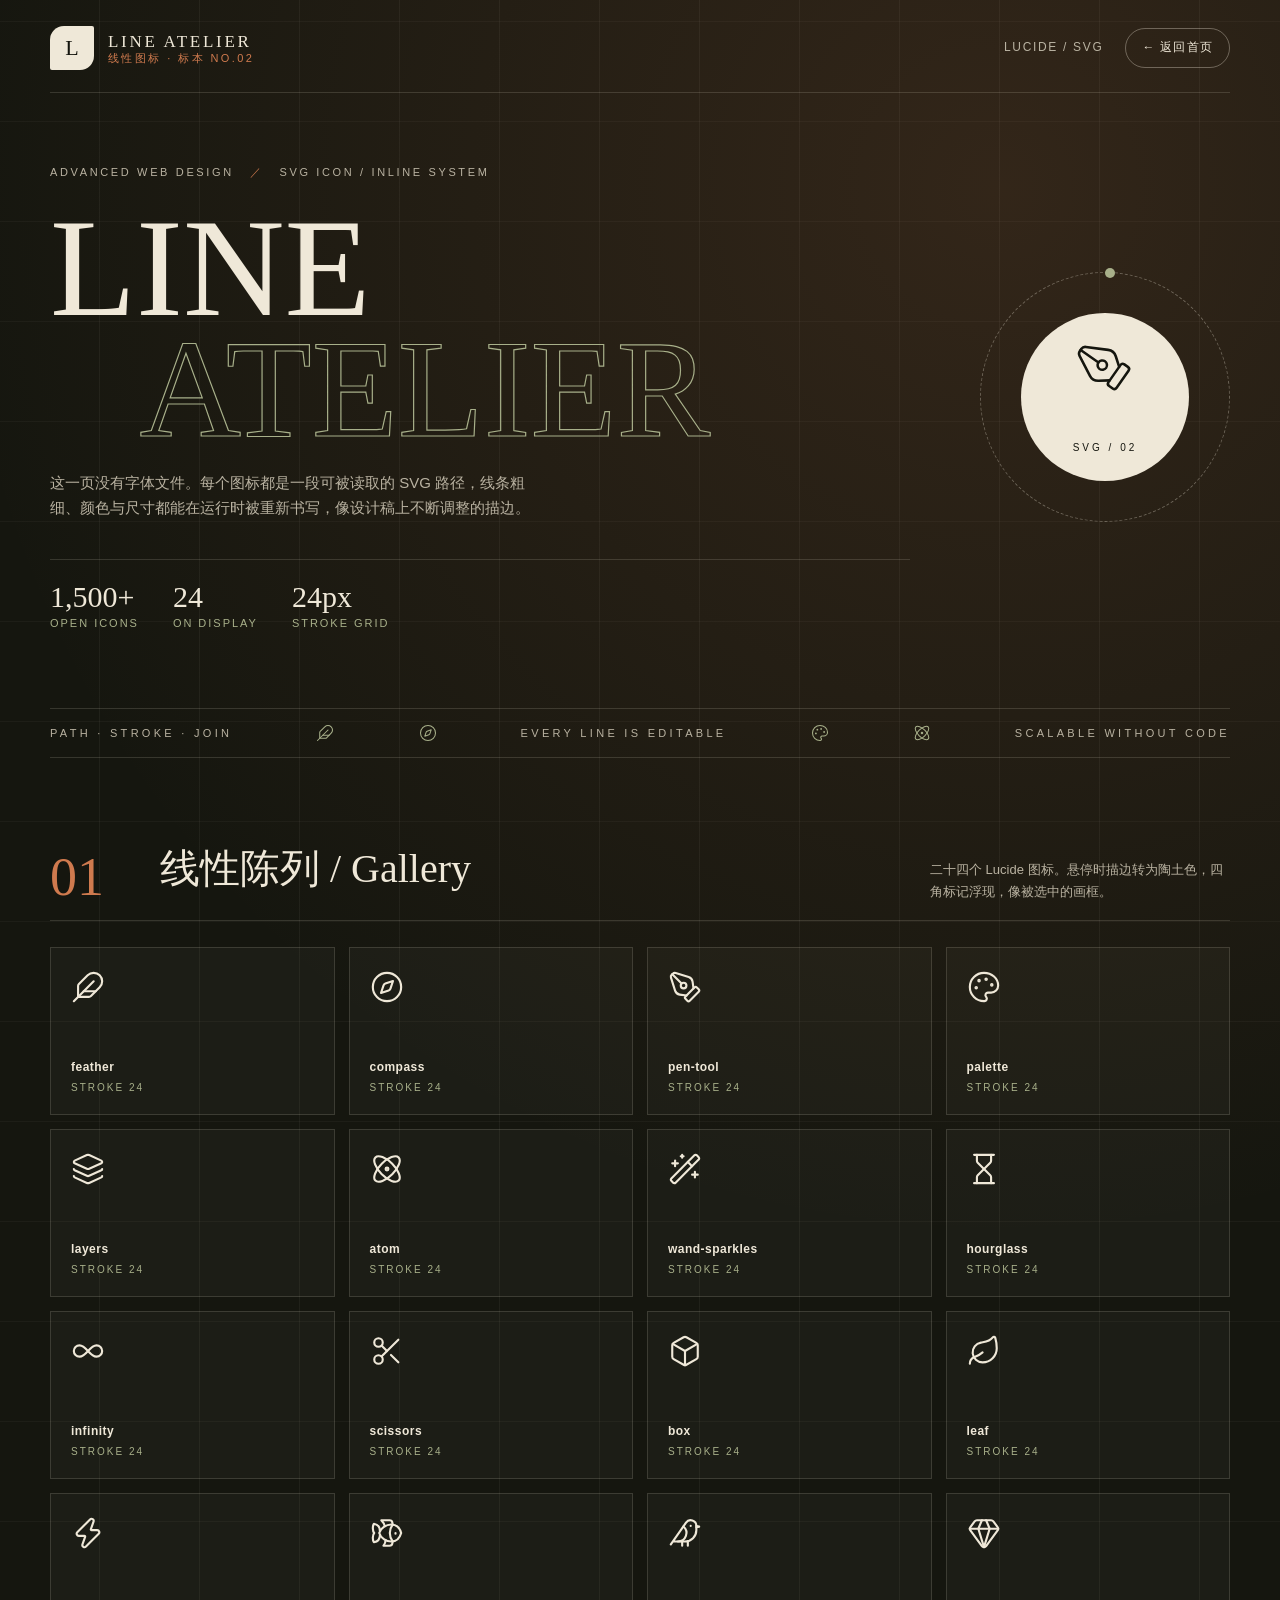
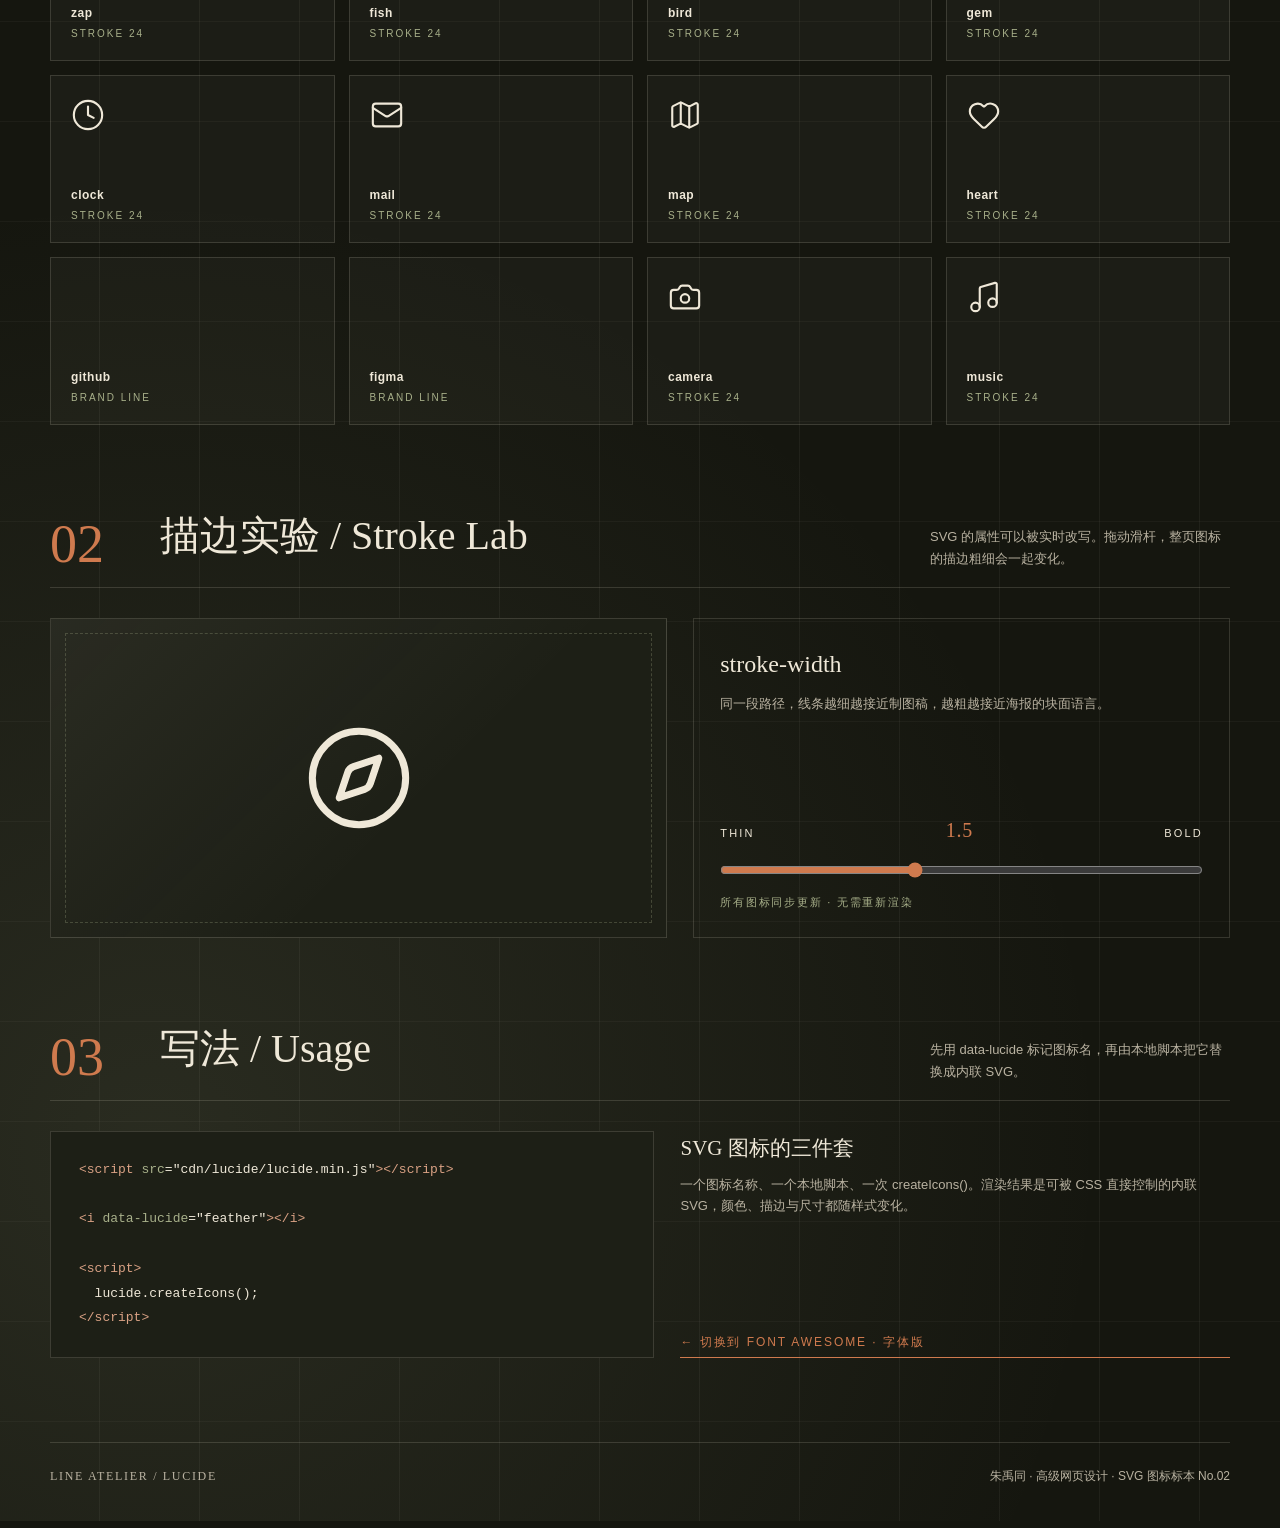
<file: iconfont-2.html>
<!DOCTYPE html>
<html lang="zh-CN">
<head>
    <meta charset="UTF-8">
    <meta name="viewport" content="width=device-width, initial-scale=1.0">
    <meta name="description" content="Lucide SVG 线性图标标本页 —— 以艺术品牌的方式陈列 SVG 图标">
    <title>LINE ATELIER · Lucide SVG 图标</title>
    <style>
        :root {
            --zz_night: #15160f;
            --zz_night_soft: #1d1f16;
            --zz_bone: #efe8d8;
            --zz_bone_dim: #b9b2a1;
            --zz_sage: #a8b08a;
            --zz_clay: #cf7a4e;
            --zz_line: rgba(239, 232, 216, 0.15);
            --zz_line_strong: rgba(239, 232, 216, 0.34);
            --zz_sw: 1.5;
            --zz_display: Georgia, "Songti SC", "Times New Roman", serif;
            --zz_text: "Trebuchet MS", "PingFang SC", "Microsoft YaHei", sans-serif;
        }

        * {
            box-sizing: border-box;
        }

        html {
            scroll-behavior: smooth;
        }

        body.zz_page {
            margin: 0;
            color: var(--zz_bone);
            background-color: var(--zz_night);
            background-image:
                radial-gradient(circle at 78% 6%, rgba(207, 122, 78, 0.16), transparent 34%),
                radial-gradient(circle at 12% 88%, rgba(168, 176, 138, 0.14), transparent 32%),
                repeating-linear-gradient(90deg, transparent 0 99px, rgba(239, 232, 216, 0.05) 99px 100px),
                repeating-linear-gradient(0deg, transparent 0 99px, rgba(239, 232, 216, 0.04) 99px 100px);
            font-family: var(--zz_text);
            line-height: 1.65;
            -webkit-font-smoothing: antialiased;
        }

        a {
            color: inherit;
            text-decoration: none;
        }

        .zz_topbar,
        main,
        .zz_footer {
            width: min(1180px, calc(100% - 48px));
            margin: 0 auto;
        }

        .zz_topbar {
            display: flex;
            align-items: center;
            justify-content: space-between;
            gap: 20px;
            padding: 26px 0 22px;
            border-bottom: 1px solid var(--zz_line);
        }

        .zz_brand {
            display: flex;
            align-items: center;
            gap: 14px;
        }

        .zz_brand_seal {
            display: grid;
            place-items: center;
            width: 44px;
            height: 44px;
            color: var(--zz_night);
            background: var(--zz_bone);
            border-radius: 14px 2px 14px 2px;
            font-family: var(--zz_display);
            font-size: 22px;
        }

        .zz_brand_text {
            display: flex;
            flex-direction: column;
            line-height: 1.25;
        }

        .zz_brand_text strong {
            font-family: var(--zz_display);
            font-size: 17px;
            font-weight: 400;
            letter-spacing: 0.16em;
        }

        .zz_brand_text em {
            color: var(--zz_clay);
            font-size: 11px;
            font-style: normal;
            letter-spacing: 0.22em;
        }

        .zz_topnav {
            display: flex;
            align-items: center;
            gap: 22px;
            color: var(--zz_bone_dim);
            font-size: 12px;
            letter-spacing: 0.14em;
            text-transform: uppercase;
        }

        .zz_back {
            display: inline-flex;
            align-items: center;
            gap: 8px;
            padding: 9px 16px;
            color: var(--zz_bone);
            border: 1px solid var(--zz_line_strong);
            border-radius: 999px;
            font-size: 12px;
            letter-spacing: 0.1em;
            transition: color 200ms ease, background 200ms ease, border-color 200ms ease;
        }

        .zz_back:hover,
        .zz_back:focus-visible {
            color: var(--zz_night);
            background: var(--zz_bone);
            border-color: var(--zz_bone);
        }

        .zz_hero {
            position: relative;
            display: grid;
            grid-template-columns: minmax(0, 1fr) 280px;
            gap: 40px;
            align-items: center;
            padding: 70px 0 76px;
        }

        .zz_hero_kicker {
            display: flex;
            align-items: center;
            gap: 16px;
            color: var(--zz_bone_dim);
            font-size: 11px;
            letter-spacing: 0.24em;
            text-transform: uppercase;
        }

        .zz_hero_kicker span + span::before {
            content: "／";
            margin-right: 16px;
            color: var(--zz_clay);
        }

        .zz_hero_title {
            margin: 26px 0 22px;
            font-family: var(--zz_display);
            font-size: clamp(54px, 11vw, 148px);
            font-weight: 400;
            line-height: 0.86;
        }

        .zz_title_line {
            display: block;
        }

        .zz_title_line--outline {
            margin-left: clamp(20px, 7vw, 96px);
            color: transparent;
            -webkit-text-stroke: 1.2px var(--zz_sage);
            text-stroke: 1.2px var(--zz_sage);
        }

        .zz_hero_lede {
            max-width: 480px;
            margin: 0;
            color: var(--zz_bone_dim);
            font-size: 15px;
        }

        .zz_hero_meta {
            display: flex;
            flex-wrap: wrap;
            gap: 34px;
            margin-top: 38px;
            padding-top: 22px;
            border-top: 1px solid var(--zz_line);
        }

        .zz_meta_item {
            display: flex;
            flex-direction: column;
            gap: 2px;
        }

        .zz_meta_item strong {
            font-family: var(--zz_display);
            font-size: 30px;
            font-weight: 400;
            line-height: 1;
        }

        .zz_meta_item span {
            color: var(--zz_sage);
            font-size: 11px;
            letter-spacing: 0.18em;
            text-transform: uppercase;
        }

        .zz_seal {
            position: relative;
            display: grid;
            place-items: center;
            width: 250px;
            height: 250px;
            margin-left: auto;
        }

        .zz_seal_ring {
            position: absolute;
            inset: 0;
            border: 1px dashed rgba(239, 232, 216, 0.32);
            border-radius: 50%;
            animation: zz_slow_spin 52s linear infinite;
        }

        .zz_seal_ring::after {
            position: absolute;
            top: -5px;
            left: 50%;
            width: 10px;
            height: 10px;
            background: var(--zz_sage);
            border-radius: 50%;
            content: "";
        }

        .zz_seal_core {
            display: grid;
            place-items: center;
            width: 168px;
            height: 168px;
            color: var(--zz_night);
            background: var(--zz_bone);
            border-radius: 50%;
            transition: border-radius 600ms cubic-bezier(0.2, 0.7, 0.2, 1);
        }

        .zz_seal:hover .zz_seal_core {
            border-radius: 34% 66% 58% 42% / 46% 38% 62% 54%;
        }

        .zz_seal_core svg {
            width: 56px;
            height: 56px;
            stroke-width: 1.1;
            transform: rotate(-10deg);
            transition: transform 600ms cubic-bezier(0.2, 0.7, 0.2, 1);
        }

        .zz_seal:hover .zz_seal_core svg {
            transform: rotate(10deg) scale(1.08);
        }

        .zz_seal_core span {
            margin-top: -6px;
            font-size: 10px;
            letter-spacing: 0.3em;
        }

        @keyframes zz_slow_spin {
            to {
                transform: rotate(360deg);
            }
        }

        .zz_band {
            display: flex;
            align-items: center;
            justify-content: space-between;
            gap: 30px;
            padding: 15px 0;
            border-top: 1px solid var(--zz_line);
            border-bottom: 1px solid var(--zz_line);
            color: var(--zz_bone_dim);
            font-size: 11px;
            letter-spacing: 0.3em;
            text-transform: uppercase;
        }

        .zz_band svg {
            width: 18px;
            height: 18px;
            stroke-width: 1.4;
            color: var(--zz_sage);
        }

        .zz_section {
            padding: 78px 0 0;
        }

        .zz_section_head {
            display: grid;
            grid-template-columns: 90px minmax(0, 1fr) minmax(0, 300px);
            gap: 20px;
            align-items: end;
            padding-bottom: 18px;
            border-bottom: 1px solid var(--zz_line);
        }

        .zz_index {
            color: var(--zz_clay);
            font-family: var(--zz_display);
            font-size: 54px;
            line-height: 0.9;
        }

        .zz_section_head h2 {
            margin: 0;
            font-family: var(--zz_display);
            font-size: clamp(26px, 3.4vw, 40px);
            font-weight: 400;
        }

        .zz_section_head p {
            margin: 0;
            color: var(--zz_bone_dim);
            font-size: 13px;
        }

        .zz_grid {
            display: grid;
            grid-template-columns: repeat(4, minmax(0, 1fr));
            gap: 14px;
            margin-top: 26px;
        }

        .zz_card {
            position: relative;
            display: flex;
            min-height: 168px;
            flex-direction: column;
            justify-content: space-between;
            padding: 22px 20px 18px;
            border: 1px solid var(--zz_line);
            background: rgba(239, 232, 216, 0.03);
            transition: border-color 260ms ease, background 260ms ease, transform 320ms cubic-bezier(0.2, 0.7, 0.2, 1);
        }

        .zz_card::before,
        .zz_card::after {
            position: absolute;
            width: 12px;
            height: 12px;
            border-color: var(--zz_sage);
            border-style: solid;
            opacity: 0;
            content: "";
            transition: opacity 260ms ease;
        }

        .zz_card::before {
            top: -1px;
            left: -1px;
            border-width: 1px 0 0 1px;
        }

        .zz_card::after {
            right: -1px;
            bottom: -1px;
            border-width: 0 1px 1px 0;
        }

        .zz_card:hover {
            background: rgba(239, 232, 216, 0.07);
            border-color: var(--zz_line_strong);
            transform: translateY(-5px);
        }

        .zz_card:hover::before,
        .zz_card:hover::after {
            opacity: 1;
        }

        .zz_card svg {
            width: 34px;
            height: 34px;
            color: var(--zz_bone);
            stroke-width: var(--zz_sw);
            transition: color 240ms ease, transform 320ms cubic-bezier(0.2, 0.7, 0.2, 1);
        }

        .zz_card:hover svg {
            color: var(--zz_clay);
            transform: rotate(-8deg);
        }

        .zz_card_meta {
            display: flex;
            flex-direction: column;
            gap: 2px;
        }

        .zz_card_meta b {
            font-size: 12px;
            font-weight: 600;
            letter-spacing: 0.04em;
        }

        .zz_card_meta small {
            color: var(--zz_sage);
            font-size: 10px;
            letter-spacing: 0.2em;
            text-transform: uppercase;
        }

        .zz_lab {
            display: grid;
            grid-template-columns: minmax(0, 1.15fr) minmax(0, 1fr);
            gap: 26px;
            margin-top: 30px;
        }

        .zz_lab_stage {
            position: relative;
            display: grid;
            place-items: center;
            min-height: 320px;
            overflow: hidden;
            border: 1px solid var(--zz_line);
            background:
                linear-gradient(135deg, rgba(239, 232, 216, 0.06), transparent 60%),
                var(--zz_night_soft);
        }

        .zz_lab_stage::after {
            position: absolute;
            inset: 14px;
            border: 1px dashed rgba(168, 176, 138, 0.28);
            content: "";
            pointer-events: none;
        }

        .zz_lab_stage svg {
            width: 112px;
            height: 112px;
            color: var(--zz_bone);
            stroke-width: var(--zz_sw);
            transition: color 300ms ease;
        }

        .zz_lab_stage:hover svg {
            color: var(--zz_sage);
        }

        .zz_lab_panel {
            display: flex;
            flex-direction: column;
            justify-content: space-between;
            gap: 22px;
            padding: 26px;
            border: 1px solid var(--zz_line);
        }

        .zz_lab_panel h3 {
            margin: 0 0 8px;
            font-family: var(--zz_display);
            font-size: 24px;
            font-weight: 400;
        }

        .zz_lab_panel p {
            margin: 0;
            color: var(--zz_bone_dim);
            font-size: 13px;
        }

        .zz_control {
            display: flex;
            flex-direction: column;
            gap: 12px;
        }

        .zz_control_row {
            display: flex;
            align-items: baseline;
            justify-content: space-between;
            gap: 12px;
            font-size: 11px;
            letter-spacing: 0.2em;
            text-transform: uppercase;
        }

        .zz_control_output {
            color: var(--zz_clay);
            font-family: var(--zz_display);
            font-size: 20px;
            letter-spacing: 0.04em;
        }

        .zz_range {
            width: 100%;
            height: 22px;
            margin: 0;
            background: transparent;
            accent-color: var(--zz_clay);
            cursor: pointer;
        }

        .zz_hint {
            color: var(--zz_sage);
            font-size: 11px;
            letter-spacing: 0.16em;
            text-transform: uppercase;
        }

        .zz_code_block {
            display: grid;
            grid-template-columns: minmax(0, 1.1fr) minmax(0, 1fr);
            gap: 26px;
            margin-top: 30px;
        }

        .zz_code {
            margin: 0;
            padding: 26px 28px;
            overflow-x: auto;
            color: var(--zz_bone);
            background: var(--zz_night_soft);
            border: 1px solid var(--zz_line);
            font-family: "Consolas", "Courier New", monospace;
            font-size: 13px;
            line-height: 1.9;
        }

        .zz_code .zz_tag {
            color: #d9a184;
        }

        .zz_code .zz_attr {
            color: var(--zz_sage);
        }

        .zz_code_note {
            display: flex;
            flex-direction: column;
            justify-content: space-between;
            gap: 18px;
        }

        .zz_code_note p {
            margin: 0;
            color: var(--zz_bone_dim);
            font-size: 13px;
        }

        .zz_code_note strong {
            display: block;
            margin-bottom: 8px;
            font-family: var(--zz_display);
            font-size: 21px;
            font-weight: 400;
        }

        .zz_link_line {
            display: inline-flex;
            align-items: center;
            gap: 10px;
            padding-bottom: 4px;
            border-bottom: 1px solid var(--zz_clay);
            color: var(--zz_clay);
            font-size: 12px;
            letter-spacing: 0.16em;
            text-transform: uppercase;
        }

        .zz_footer {
            display: flex;
            align-items: center;
            justify-content: space-between;
            gap: 20px;
            margin-top: 84px;
            padding: 24px 0 34px;
            border-top: 1px solid var(--zz_line);
            color: var(--zz_bone_dim);
            font-size: 12px;
        }

        .zz_footer b {
            font-family: var(--zz_display);
            font-weight: 400;
            letter-spacing: 0.14em;
        }

        .zz_reveal {
            opacity: 0;
            transform: translateY(26px);
            transition: opacity 700ms ease, transform 700ms cubic-bezier(0.2, 0.7, 0.2, 1);
        }

        .zz_reveal.zz_visible {
            opacity: 1;
            transform: translateY(0);
        }

        @media (max-width: 980px) {
            .zz_hero {
                grid-template-columns: minmax(0, 1fr);
                padding-top: 48px;
            }

            .zz_seal {
                display: none;
            }

            .zz_grid {
                grid-template-columns: repeat(3, minmax(0, 1fr));
            }

            .zz_lab,
            .zz_code_block {
                grid-template-columns: minmax(0, 1fr);
            }
        }

        @media (max-width: 720px) {
            .zz_topbar,
            main,
            .zz_footer {
                width: calc(100% - 30px);
            }

            .zz_topbar {
                flex-direction: column;
                align-items: flex-start;
            }

            .zz_topnav span:first-child {
                display: none;
            }

            .zz_section_head {
                grid-template-columns: 56px minmax(0, 1fr);
            }

            .zz_section_head p {
                grid-column: 2;
            }

            .zz_grid {
                grid-template-columns: repeat(2, minmax(0, 1fr));
            }

            .zz_band {
                flex-wrap: wrap;
                justify-content: flex-start;
                gap: 14px;
                letter-spacing: 0.2em;
            }

            .zz_footer {
                flex-direction: column;
                align-items: flex-start;
                margin-top: 60px;
            }
        }

        @media (prefers-reduced-motion: reduce) {
            html {
                scroll-behavior: auto;
            }

            .zz_seal_ring {
                animation: none;
            }

            .zz_reveal {
                opacity: 1;
                transform: none;
                transition: none;
            }

            *,
            *::before,
            *::after {
                transition-duration: 0.01ms !important;
            }
        }
    </style>
</head>
<body class="zz_page">
    <header class="zz_topbar">
        <a class="zz_brand" href="index.html" aria-label="返回课程首页">
            <span class="zz_brand_seal">L</span>
            <span class="zz_brand_text">
                <strong>LINE ATELIER</strong>
                <em>线性图标 · 标本 NO.02</em>
            </span>
        </a>
        <nav class="zz_topnav" aria-label="页面导航">
            <span>Lucide / SVG</span>
            <a class="zz_back" href="index.html">← 返回首页</a>
        </nav>
    </header>

    <main>
        <section class="zz_hero" aria-labelledby="zz_hero_title">
            <div>
                <div class="zz_hero_kicker">
                    <span>Advanced Web Design</span>
                    <span>SVG Icon / Inline System</span>
                </div>
                <h1 class="zz_hero_title" id="zz_hero_title">
                    <span class="zz_title_line">LINE</span>
                    <span class="zz_title_line zz_title_line--outline">ATELIER</span>
                </h1>
                <p class="zz_hero_lede">这一页没有字体文件。每个图标都是一段可被读取的 SVG 路径，线条粗细、颜色与尺寸都能在运行时被重新书写，像设计稿上不断调整的描边。</p>
                <div class="zz_hero_meta">
                    <div class="zz_meta_item">
                        <strong>1,500+</strong>
                        <span>Open Icons</span>
                    </div>
                    <div class="zz_meta_item">
                        <strong>24</strong>
                        <span>On Display</span>
                    </div>
                    <div class="zz_meta_item">
                        <strong>24px</strong>
                        <span>Stroke Grid</span>
                    </div>
                </div>
            </div>
            <div class="zz_seal" aria-hidden="true">
                <div class="zz_seal_ring"></div>
                <div class="zz_seal_core">
                    <i class="zz_icon" data-lucide="pen-tool"></i>
                    <span>SVG / 02</span>
                </div>
            </div>
        </section>

        <div class="zz_band" aria-hidden="true">
            <span>Path · Stroke · Join</span>
            <i class="zz_icon" data-lucide="feather"></i>
            <i class="zz_icon" data-lucide="compass"></i>
            <span>Every Line Is Editable</span>
            <i class="zz_icon" data-lucide="palette"></i>
            <i class="zz_icon" data-lucide="atom"></i>
            <span>Scalable Without Code</span>
        </div>

        <section class="zz_section" id="zz_gallery" aria-labelledby="zz_gallery_title">
            <div class="zz_section_head zz_reveal">
                <span class="zz_index">01</span>
                <h2 id="zz_gallery_title">线性陈列 / Gallery</h2>
                <p>二十四个 Lucide 图标。悬停时描边转为陶土色，四角标记浮现，像被选中的画框。</p>
            </div>
            <div class="zz_grid">
                <article class="zz_card zz_reveal">
                    <i class="zz_icon" data-lucide="feather"></i>
                    <div class="zz_card_meta"><b>feather</b><small>stroke 24</small></div>
                </article>
                <article class="zz_card zz_reveal">
                    <i class="zz_icon" data-lucide="compass"></i>
                    <div class="zz_card_meta"><b>compass</b><small>stroke 24</small></div>
                </article>
                <article class="zz_card zz_reveal">
                    <i class="zz_icon" data-lucide="pen-tool"></i>
                    <div class="zz_card_meta"><b>pen-tool</b><small>stroke 24</small></div>
                </article>
                <article class="zz_card zz_reveal">
                    <i class="zz_icon" data-lucide="palette"></i>
                    <div class="zz_card_meta"><b>palette</b><small>stroke 24</small></div>
                </article>
                <article class="zz_card zz_reveal">
                    <i class="zz_icon" data-lucide="layers"></i>
                    <div class="zz_card_meta"><b>layers</b><small>stroke 24</small></div>
                </article>
                <article class="zz_card zz_reveal">
                    <i class="zz_icon" data-lucide="atom"></i>
                    <div class="zz_card_meta"><b>atom</b><small>stroke 24</small></div>
                </article>
                <article class="zz_card zz_reveal">
                    <i class="zz_icon" data-lucide="wand-sparkles"></i>
                    <div class="zz_card_meta"><b>wand-sparkles</b><small>stroke 24</small></div>
                </article>
                <article class="zz_card zz_reveal">
                    <i class="zz_icon" data-lucide="hourglass"></i>
                    <div class="zz_card_meta"><b>hourglass</b><small>stroke 24</small></div>
                </article>
                <article class="zz_card zz_reveal">
                    <i class="zz_icon" data-lucide="infinity"></i>
                    <div class="zz_card_meta"><b>infinity</b><small>stroke 24</small></div>
                </article>
                <article class="zz_card zz_reveal">
                    <i class="zz_icon" data-lucide="scissors"></i>
                    <div class="zz_card_meta"><b>scissors</b><small>stroke 24</small></div>
                </article>
                <article class="zz_card zz_reveal">
                    <i class="zz_icon" data-lucide="box"></i>
                    <div class="zz_card_meta"><b>box</b><small>stroke 24</small></div>
                </article>
                <article class="zz_card zz_reveal">
                    <i class="zz_icon" data-lucide="leaf"></i>
                    <div class="zz_card_meta"><b>leaf</b><small>stroke 24</small></div>
                </article>
                <article class="zz_card zz_reveal">
                    <i class="zz_icon" data-lucide="zap"></i>
                    <div class="zz_card_meta"><b>zap</b><small>stroke 24</small></div>
                </article>
                <article class="zz_card zz_reveal">
                    <i class="zz_icon" data-lucide="fish"></i>
                    <div class="zz_card_meta"><b>fish</b><small>stroke 24</small></div>
                </article>
                <article class="zz_card zz_reveal">
                    <i class="zz_icon" data-lucide="bird"></i>
                    <div class="zz_card_meta"><b>bird</b><small>stroke 24</small></div>
                </article>
                <article class="zz_card zz_reveal">
                    <i class="zz_icon" data-lucide="gem"></i>
                    <div class="zz_card_meta"><b>gem</b><small>stroke 24</small></div>
                </article>
                <article class="zz_card zz_reveal">
                    <i class="zz_icon" data-lucide="clock"></i>
                    <div class="zz_card_meta"><b>clock</b><small>stroke 24</small></div>
                </article>
                <article class="zz_card zz_reveal">
                    <i class="zz_icon" data-lucide="mail"></i>
                    <div class="zz_card_meta"><b>mail</b><small>stroke 24</small></div>
                </article>
                <article class="zz_card zz_reveal">
                    <i class="zz_icon" data-lucide="map"></i>
                    <div class="zz_card_meta"><b>map</b><small>stroke 24</small></div>
                </article>
                <article class="zz_card zz_reveal">
                    <i class="zz_icon" data-lucide="heart"></i>
                    <div class="zz_card_meta"><b>heart</b><small>stroke 24</small></div>
                </article>
                <article class="zz_card zz_reveal">
                    <i class="zz_icon" data-lucide="github"></i>
                    <div class="zz_card_meta"><b>github</b><small>brand line</small></div>
                </article>
                <article class="zz_card zz_reveal">
                    <i class="zz_icon" data-lucide="figma"></i>
                    <div class="zz_card_meta"><b>figma</b><small>brand line</small></div>
                </article>
                <article class="zz_card zz_reveal">
                    <i class="zz_icon" data-lucide="camera"></i>
                    <div class="zz_card_meta"><b>camera</b><small>stroke 24</small></div>
                </article>
                <article class="zz_card zz_reveal">
                    <i class="zz_icon" data-lucide="music"></i>
                    <div class="zz_card_meta"><b>music</b><small>stroke 24</small></div>
                </article>
            </div>
        </section>

        <section class="zz_section" id="zz_lab" aria-labelledby="zz_lab_title">
            <div class="zz_section_head zz_reveal">
                <span class="zz_index">02</span>
                <h2 id="zz_lab_title">描边实验 / Stroke Lab</h2>
                <p>SVG 的属性可以被实时改写。拖动滑杆，整页图标的描边粗细会一起变化。</p>
            </div>
            <div class="zz_lab">
                <div class="zz_lab_stage zz_reveal">
                    <i class="zz_icon" data-lucide="compass"></i>
                </div>
                <div class="zz_lab_panel zz_reveal">
                    <div>
                        <h3>stroke-width</h3>
                        <p>同一段路径，线条越细越接近制图稿，越粗越接近海报的块面语言。</p>
                    </div>
                    <div class="zz_control">
                        <div class="zz_control_row">
                            <span>Thin</span>
                            <output class="zz_control_output" id="zz_sw_output" for="zz_sw_range">1.5</output>
                            <span>Bold</span>
                        </div>
                        <input class="zz_range" id="zz_sw_range" type="range" min="0.5" max="3" step="0.25" value="1.5" aria-label="调整图标描边宽度">
                        <span class="zz_hint">所有图标同步更新 · 无需重新渲染</span>
                    </div>
                </div>
            </div>
        </section>

        <section class="zz_section" id="zz_code" aria-labelledby="zz_code_title">
            <div class="zz_section_head zz_reveal">
                <span class="zz_index">03</span>
                <h2 id="zz_code_title">写法 / Usage</h2>
                <p>先用 data-lucide 标记图标名，再由本地脚本把它替换成内联 SVG。</p>
            </div>
            <div class="zz_code_block">
                <pre class="zz_code zz_reveal"><code><span class="zz_tag">&lt;script</span> <span class="zz_attr">src</span>="cdn/lucide/lucide.min.js"<span class="zz_tag">&gt;&lt;/script&gt;</span>

<span class="zz_tag">&lt;i</span> <span class="zz_attr">data-lucide</span>="feather"<span class="zz_tag">&gt;&lt;/i&gt;</span>

<span class="zz_tag">&lt;script&gt;</span>
  lucide.createIcons();
<span class="zz_tag">&lt;/script&gt;</span></code></pre>
                <div class="zz_code_note zz_reveal">
                    <div>
                        <strong>SVG 图标的三件套</strong>
                        <p>一个图标名称、一个本地脚本、一次 createIcons()。渲染结果是可被 CSS 直接控制的内联 SVG，颜色、描边与尺寸都随样式变化。</p>
                    </div>
                    <a class="zz_link_line" href="iconfont-1.html">← 切换到 Font Awesome · 字体版</a>
                </div>
            </div>
        </section>
    </main>

    <footer class="zz_footer">
        <b>LINE ATELIER / LUCIDE</b>
        <span>朱禹同 · 高级网页设计 · SVG 图标标本 No.02</span>
    </footer>

    <script src="cdn/lucide/lucide.min.js"></script>
    <script>
        (function () {
            lucide.createIcons();

            var zz_root = document.documentElement;
            var zz_range = document.getElementById("zz_sw_range");
            var zz_output = document.getElementById("zz_sw_output");

            zz_range.addEventListener("input", function () {
                var zz_value = zz_range.value;
                zz_root.style.setProperty("--zz_sw", zz_value);
                zz_output.textContent = zz_value;
            });

            var zz_revealItems = document.querySelectorAll(".zz_reveal");
            var zz_reduceMotion = window.matchMedia("(prefers-reduced-motion: reduce)").matches;

            if (zz_reduceMotion || !("IntersectionObserver" in window)) {
                zz_revealItems.forEach(function (zz_item) {
                    zz_item.classList.add("zz_visible");
                });
                return;
            }

            var zz_observer = new IntersectionObserver(function (zz_entries) {
                zz_entries.forEach(function (zz_entry) {
                    if (zz_entry.isIntersecting) {
                        var zz_delay = Array.prototype.indexOf.call(zz_revealItems, zz_entry.target) % 8;
                        zz_entry.target.style.transitionDelay = zz_delay * 55 + "ms";
                        zz_entry.target.classList.add("zz_visible");
                        zz_observer.unobserve(zz_entry.target);
                    }
                });
            }, { threshold: 0.16, rootMargin: "0px 0px -40px 0px" });

            zz_revealItems.forEach(function (zz_item) {
                zz_observer.observe(zz_item);
            });
        })();
    </script>
</body>
</html>
</file>
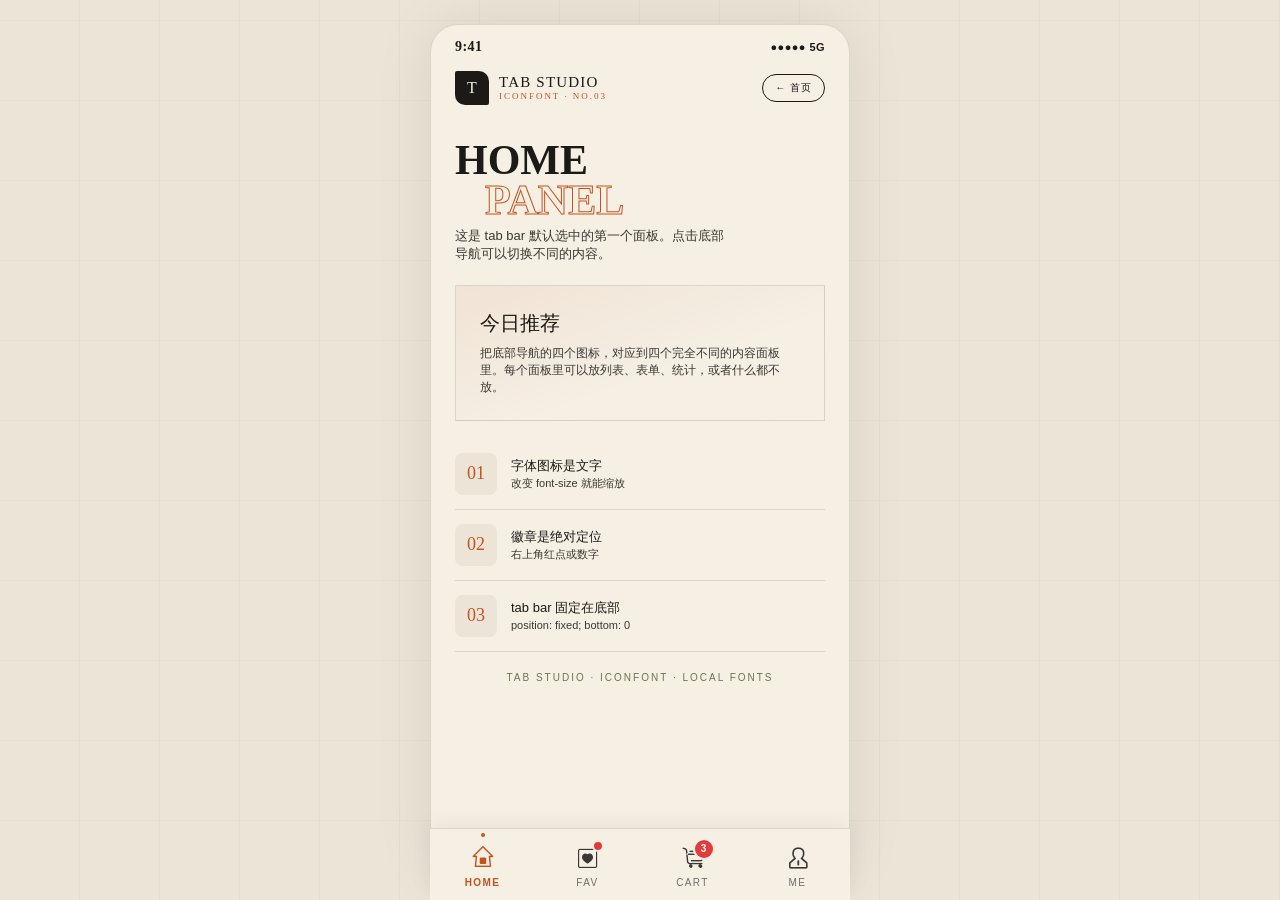
<file: iconfont-3.html>
<!DOCTYPE html>
<html lang="zh-CN">
<head>
    <meta charset="UTF-8">
    <meta name="viewport" content="width=device-width, initial-scale=1.0, maximum-scale=1.0, user-scalable=no">
    <meta name="description" content="iconfont 字体图标 · 移动端固定底部导航标本">
    <title>TAB STUDIO · iconfont 字体图标 · 移动端底部导航</title>
    <link rel="stylesheet" href="font/iconfont.css">
    <style>
        :root {
            --zz_ink: #1b1a17;
            --zz_ink_soft: #3a3833;
            --zz_paper: #f5efe4;
            --zz_paper_deep: #ece4d6;
            --zz_rust: #c4541f;
            --zz_rust_soft: #e88a60;
            --zz_olive: #6d7451;
            --zz_line: rgba(27, 26, 23, 0.12);
            --zz_active_bg: rgba(196, 84, 31, 0.1);
            --zz_badge_bg: #e23b3b;
            --zz_badge_text: #ffffff;
            --zz_dot_bg: #e23b3b;
            --zz_tab_h: 72px;
            --zz_display: Georgia, "Songti SC", "Times New Roman", serif;
            --zz_text: "Trebuchet MS", "PingFang SC", "Microsoft YaHei", sans-serif;
        }

        * { box-sizing: border-box; -webkit-tap-highlight-color: transparent; }

        html, body {
            margin: 0;
            padding: 0;
            height: 100%;
            background: var(--zz_paper_deep);
            font-family: var(--zz_text);
            color: var(--zz_ink);
            overscroll-behavior: none;
        }

        body.zz_page {
            min-height: 100vh;
            display: flex;
            flex-direction: column;
            align-items: center;
            padding-bottom: env(safe-area-inset-bottom);
        }

        /* 手机容器 */
        .zz_phone {
            width: 100%;
            max-width: 420px;
            min-height: 100vh;
            background: var(--zz_paper);
            display: flex;
            flex-direction: column;
            position: relative;
            box-shadow: 0 0 60px rgba(27, 26, 23, 0.08);
        }

        /* 顶部状态栏 */
        .zz_status {
            display: flex;
            justify-content: space-between;
            align-items: center;
            padding: 14px 24px 8px;
            font-size: 11px;
            font-weight: 600;
            letter-spacing: 0.04em;
            color: var(--zz_ink);
        }

        .zz_status .zz_time { font-family: var(--zz_display); font-size: 14px; }

        /* 顶栏 */
        .zz_topbar {
            display: flex;
            align-items: center;
            justify-content: space-between;
            padding: 8px 24px 18px;
        }

        .zz_brand {
            display: flex;
            align-items: center;
            gap: 10px;
            text-decoration: none;
            color: inherit;
        }

        .zz_brand_seal {
            width: 34px;
            height: 34px;
            background: var(--zz_ink);
            color: var(--zz_paper);
            display: grid;
            place-items: center;
            font-family: var(--zz_display);
            font-size: 16px;
            border-radius: 2px 10px 2px 10px;
        }

        .zz_brand_text {
            font-family: var(--zz_display);
            font-size: 15px;
            letter-spacing: 0.08em;
            line-height: 1.1;
        }

        .zz_brand_text em {
            display: block;
            font-style: normal;
            color: var(--zz_rust);
            font-size: 9px;
            letter-spacing: 0.22em;
            margin-top: 2px;
        }

        .zz_back {
            display: inline-flex;
            align-items: center;
            gap: 6px;
            padding: 6px 12px;
            border: 1px solid var(--zz_ink);
            border-radius: 999px;
            font-size: 10px;
            letter-spacing: 0.1em;
            text-decoration: none;
            color: inherit;
            transition: background 180ms ease, color 180ms ease;
        }

        .zz_back:hover { background: var(--zz_ink); color: var(--zz_paper); }

        /* 内容区 —— 可切换 */
        .zz_content {
            flex: 1;
            overflow-y: auto;
            padding-bottom: calc(var(--zz_tab_h) + 32px);
        }

        .zz_panel { display: none; padding: 0 24px; }
        .zz_panel.zz_active { display: block; }

        /* 首页 panel */
        .zz_hero_title {
            font-family: var(--zz_display);
            font-size: 42px;
            line-height: 0.95;
            margin: 18px 0 6px;
        }

        .zz_hero_title .zz_outline {
            display: block;
            color: transparent;
            -webkit-text-stroke: 1px var(--zz_rust);
            margin-left: 30px;
        }

        .zz_hero_lede {
            color: var(--zz_ink_soft);
            font-size: 13px;
            margin: 0 0 22px;
            max-width: 280px;
        }

        .zz_hero_card {
            position: relative;
            border: 1px solid var(--zz_line);
            padding: 24px;
            margin-bottom: 16px;
            background: linear-gradient(160deg, rgba(196, 84, 31, 0.08), transparent 60%);
        }

        .zz_hero_card h3 {
            margin: 0 0 8px;
            font-family: var(--zz_display);
            font-size: 20px;
            font-weight: 400;
        }

        .zz_hero_card p { margin: 0; font-size: 12px; color: var(--zz_ink_soft); }

        .zz_list { margin-top: 18px; }

        .zz_list_item {
            display: flex;
            align-items: center;
            gap: 14px;
            padding: 14px 0;
            border-bottom: 1px solid var(--zz_line);
            font-size: 13px;
        }

        .zz_list_item .zz_thumb {
            width: 42px;
            height: 42px;
            background: var(--zz_paper_deep);
            border-radius: 8px;
            display: grid;
            place-items: center;
            color: var(--zz_rust);
            font-size: 18px;
            font-family: var(--zz_display);
        }

        .zz_list_item strong { display: block; font-size: 13px; font-weight: 500; }
        .zz_list_item span { color: var(--zz_ink_soft); font-size: 11px; }

        /* 收藏 panel */
        .zz_empty {
            text-align: center;
            padding: 60px 20px;
            color: var(--zz_ink_soft);
        }

        .zz_empty .iconfont {
            font-size: 52px;
            color: var(--zz_rust);
            opacity: 0.7;
        }

        .zz_empty p { margin-top: 12px; font-size: 13px; }

        /* 购物车 panel */
        .zz_cart_item {
            display: flex;
            gap: 14px;
            padding: 16px 0;
            border-bottom: 1px solid var(--zz_line);
        }

        .zz_cart_thumb {
            width: 58px;
            height: 58px;
            background: var(--zz_paper_deep);
            border-radius: 8px;
            display: grid;
            place-items: center;
            color: var(--zz_olive);
            font-family: var(--zz_display);
            font-size: 22px;
        }

        .zz_cart_info { flex: 1; }
        .zz_cart_info strong { display: block; font-size: 13px; margin-bottom: 4px; }
        .zz_cart_info small { color: var(--zz_ink_soft); font-size: 11px; }
        .zz_cart_info b { color: var(--zz_rust); font-size: 14px; font-weight: 600; }

        /* 我的 panel */
        .zz_profile {
            display: flex;
            align-items: center;
            gap: 16px;
            padding: 28px 0 22px;
        }

        .zz_avatar {
            width: 64px;
            height: 64px;
            border-radius: 50%;
            background: var(--zz_ink);
            color: var(--zz_paper);
            display: grid;
            place-items: center;
            font-family: var(--zz_display);
            font-size: 24px;
        }

        .zz_profile h3 { margin: 0; font-family: var(--zz_display); font-size: 22px; font-weight: 400; }
        .zz_profile p { margin: 4px 0 0; color: var(--zz_olive); font-size: 12px; letter-spacing: 0.12em; }

        .zz_stat_row {
            display: grid;
            grid-template-columns: repeat(3, 1fr);
            margin: 18px 0;
            border: 1px solid var(--zz_line);
        }

        .zz_stat {
            padding: 14px 8px;
            text-align: center;
            border-right: 1px solid var(--zz_line);
        }
        .zz_stat:last-child { border-right: none; }
        .zz_stat strong { display: block; font-family: var(--zz_display); font-size: 22px; }
        .zz_stat span { font-size: 10px; letter-spacing: 0.2em; color: var(--zz_olive); }

        /* 底部 tab bar */
        .zz_tabbar {
            position: fixed;
            left: 50%;
            transform: translateX(-50%);
            bottom: 0;
            width: 100%;
            max-width: 420px;
            height: calc(var(--zz_tab_h) + env(safe-area-inset-bottom));
            padding-bottom: env(safe-area-inset-bottom);
            background: var(--zz_paper);
            border-top: 1px solid var(--zz_line);
            display: flex;
            align-items: flex-start;
            justify-content: space-around;
            z-index: 50;
            box-shadow: 0 -4px 20px rgba(27, 26, 23, 0.06);
        }

        .zz_tab {
            flex: 1;
            height: var(--zz_tab_h);
            display: flex;
            flex-direction: column;
            align-items: center;
            justify-content: center;
            gap: 3px;
            text-decoration: none;
            color: var(--zz_ink_soft);
            position: relative;
            cursor: pointer;
            transition: color 200ms ease;
            border: none;
            background: transparent;
            font-family: inherit;
        }

        .zz_tab .zz_tab_icon {
            position: relative;
            width: 32px;
            height: 32px;
            display: grid;
            place-items: center;
        }

        .zz_tab .zz_tab_icon .iconfont {
            font-size: 24px;
            transition: transform 240ms cubic-bezier(0.2, 0.7, 0.2, 1), color 200ms ease;
        }

        .zz_tab .zz_tab_label {
            font-size: 10px;
            letter-spacing: 0.14em;
            text-transform: uppercase;
            opacity: 0.7;
            transition: opacity 200ms ease;
        }

        /* Active 状态 */
        .zz_tab.zz_active {
            color: var(--zz_rust);
        }

        .zz_tab.zz_active .zz_tab_icon .iconfont {
            transform: translateY(-2px) scale(1.08);
        }

        .zz_tab.zz_active .zz_tab_label {
            opacity: 1;
            font-weight: 600;
        }

        /* Active 圆点指示器 */
        .zz_tab.zz_active::before {
            content: "";
            position: absolute;
            top: 4px;
            left: 50%;
            transform: translateX(-50%);
            width: 4px;
            height: 4px;
            background: var(--zz_rust);
            border-radius: 50%;
        }

        /* 数字徽章 —— 购物车 */
        .zz_badge {
            position: absolute;
            top: -2px;
            right: -4px;
            min-width: 18px;
            height: 18px;
            padding: 0 5px;
            background: var(--zz_badge_bg);
            color: var(--zz_badge_text);
            border-radius: 9px;
            font-size: 10px;
            font-weight: 700;
            display: grid;
            place-items: center;
            line-height: 1;
            box-shadow: 0 0 0 2px var(--zz_paper);
            animation: zz_badge_pop 480ms cubic-bezier(0.2, 1.4, 0.4, 1);
        }

        @keyframes zz_badge_pop {
            0%   { transform: scale(0); }
            60%  { transform: scale(1.15); }
            100% { transform: scale(1); }
        }

        /* 红点 —— 收藏 */
        .zz_dot {
            position: absolute;
            top: 0;
            right: 2px;
            width: 8px;
            height: 8px;
            background: var(--zz_dot_bg);
            border-radius: 50%;
            box-shadow: 0 0 0 2px var(--zz_paper);
            animation: zz_dot_pulse 2s ease-in-out infinite;
        }

        @keyframes zz_dot_pulse {
            0%, 100% { opacity: 1; transform: scale(1); }
            50%      { opacity: 0.6; transform: scale(0.85); }
        }

        /* 底部 margin 文本 */
        .zz_foot {
            text-align: center;
            padding: 20px 24px 88px;
            font-size: 10px;
            color: var(--zz_olive);
            letter-spacing: 0.2em;
        }

        @media (min-width: 421px) {
            body.zz_page {
                background:
                    repeating-linear-gradient(90deg, transparent 0 79px, rgba(27, 26, 23, 0.035) 79px 80px),
                    repeating-linear-gradient(0deg, transparent 0 79px, rgba(27, 26, 23, 0.025) 79px 80px);
            }
            .zz_phone {
                margin: 24px 0;
                min-height: calc(100vh - 48px);
                border-radius: 28px;
                overflow: hidden;
                border: 1px solid rgba(27, 26, 23, 0.12);
            }
        }

        @media (prefers-reduced-motion: reduce) {
            .zz_badge, .zz_dot { animation: none; }
            .zz_tab.zz_active .zz_tab_icon .iconfont { transform: none; }
            *, *::before, *::after { transition-duration: 0.01ms !important; }
        }
    </style>
</head>
<body class="zz_page">
    <div class="zz_phone">
        <div class="zz_status">
            <span class="zz_time">9:41</span>
            <span>●●●●● 5G</span>
        </div>

        <header class="zz_topbar">
            <a class="zz_brand" href="index.html" aria-label="返回首页">
                <span class="zz_brand_seal">T</span>
                <span class="zz_brand_text">TAB STUDIO<em>ICONFONT · NO.03</em></span>
            </a>
            <a class="zz_back" href="index.html">← 首页</a>
        </header>

        <main class="zz_content">
            <!-- 首页 -->
            <section class="zz_panel zz_active" data-tab="home">
                <h1 class="zz_hero_title">HOME<span class="zz_outline">PANEL</span></h1>
                <p class="zz_hero_lede">这是 tab bar 默认选中的第一个面板。点击底部导航可以切换不同的内容。</p>

                <div class="zz_hero_card">
                    <h3>今日推荐</h3>
                    <p>把底部导航的四个图标，对应到四个完全不同的内容面板里。每个面板里可以放列表、表单、统计，或者什么都不放。</p>
                </div>

                <div class="zz_list">
                    <div class="zz_list_item">
                        <div class="zz_thumb">01</div>
                        <div>
                            <strong>字体图标是文字</strong>
                            <span>改变 font-size 就能缩放</span>
                        </div>
                    </div>
                    <div class="zz_list_item">
                        <div class="zz_thumb">02</div>
                        <div>
                            <strong>徽章是绝对定位</strong>
                            <span>右上角红点或数字</span>
                        </div>
                    </div>
                    <div class="zz_list_item">
                        <div class="zz_thumb">03</div>
                        <div>
                            <strong>tab bar 固定在底部</strong>
                            <span>position: fixed; bottom: 0</span>
                        </div>
                    </div>
                </div>
            </section>

            <!-- 收藏 -->
            <section class="zz_panel" data-tab="fav">
                <h1 class="zz_hero-title" style="font-family: var(--zz_display); font-size: 42px; line-height: 0.95; margin: 18px 0 22px;">FAVORITES<span class="zz_outline" style="display:block; color:transparent; -webkit-text-stroke:1px var(--zz_rust); margin-left:30px;">PANEL</span></h1>
                <div class="zz_empty">
                    <i class="iconfont icon-shoucang"></i>
                    <p>这里是空的。<br>但红点会一直在。</p>
                </div>
            </section>

            <!-- 购物车 -->
            <section class="zz_panel" data-tab="cart">
                <h1 class="zz_hero-title" style="font-family: var(--zz_display); font-size: 42px; line-height: 0.95; margin: 18px 0 22px;">CART<span class="zz_outline" style="display:block; color:transparent; -webkit-text-stroke:1px var(--zz_rust); margin-left:30px;">PANEL</span></h1>

                <div class="zz_cart_item">
                    <div class="zz_cart_thumb">A</div>
                    <div class="zz_cart_info">
                        <strong>商品 Alpha</strong>
                        <small>数量 × 1</small>
                        <b>¥ 168.00</b>
                    </div>
                </div>
                <div class="zz_cart_item">
                    <div class="zz_cart_thumb">B</div>
                    <div class="zz_cart_info">
                        <strong>商品 Beta</strong>
                        <small>数量 × 2</small>
                        <b>¥ 88.00</b>
                    </div>
                </div>
                <div class="zz_cart_item">
                    <div class="zz_cart_thumb">C</div>
                    <div class="zz_cart_info">
                        <strong>商品 Gamma</strong>
                        <small>数量 × 1</small>
                        <b>¥ 238.00</b>
                    </div>
                </div>
            </section>

            <!-- 我的 -->
            <section class="zz_panel" data-tab="me">
                <div class="zz_profile">
                    <div class="zz_avatar">Z</div>
                    <div>
                        <h3>朱禹同</h3>
                        <p>COURSE · ADVANCED WEB</p>
                    </div>
                </div>

                <div class="zz_stat_row">
                    <div class="zz_stat"><strong>12</strong><span>ORDER</span></div>
                    <div class="zz_stat"><strong>3</strong><span>FAV</span></div>
                    <div class="zz_stat"><strong>98</strong><span>POINTS</span></div>
                </div>

                <div class="zz_list">
                    <div class="zz_list_item"><div class="zz_thumb">⚙</div><div><strong>设置</strong><span>账号 · 通知 · 隐私</span></div></div>
                    <div class="zz_list_item"><div class="zz_thumb">✉</div><div><strong>消息</strong><span>系统 · 互动 · 活动</span></div></div>
                    <div class="zz_list_item"><div class="zz_thumb">?</div><div><strong>帮助</strong><span>FAQ · 意见反馈</span></div></div>
                </div>
            </section>

            <div class="zz_foot">TAB STUDIO · ICONFONT · LOCAL FONTS</div>
        </main>

        <!-- 底部 tab bar -->
        <nav class="zz_tabbar" aria-label="底部导航">
            <button class="zz_tab zz_active" data-target="home">
                <span class="zz_tab_icon">
                    <i class="iconfont icon-shouye"></i>
                </span>
                <span class="zz_tab_label">HOME</span>
            </button>

            <button class="zz_tab" data-target="fav">
                <span class="zz_tab_icon">
                    <i class="iconfont icon-shoucang"></i>
                    <span class="zz_dot" aria-label="有新收藏"></span>
                </span>
                <span class="zz_tab_label">FAV</span>
            </button>

            <button class="zz_tab" data-target="cart">
                <span class="zz_tab_icon">
                    <i class="iconfont icon-gouwuche"></i>
                    <span class="zz_badge" aria-label="3 件商品">3</span>
                </span>
                <span class="zz_tab_label">CART</span>
            </button>

            <button class="zz_tab" data-target="me">
                <span class="zz_tab_icon">
                    <i class="iconfont icon-wode"></i>
                </span>
                <span class="zz_tab_label">ME</span>
            </button>
        </nav>
    </div>

    <script>
        (function () {
            var zz_tabs = document.querySelectorAll('.zz_tab');
            var zz_panels = document.querySelectorAll('.zz_panel');

            zz_tabs.forEach(function (zz_tab) {
                zz_tab.addEventListener('click', function () {
                    var zz_target = zz_tab.getAttribute('data-target');

                    zz_tabs.forEach(function (zz_t) { zz_t.classList.remove('zz_active'); });
                    zz_tab.classList.add('zz_active');

                    zz_panels.forEach(function (zz_p) {
                        zz_p.classList.toggle('zz_active', zz_p.getAttribute('data-tab') === zz_target);
                    });
                });
            });
        })();
    </script>
</body>
</html>
</file>
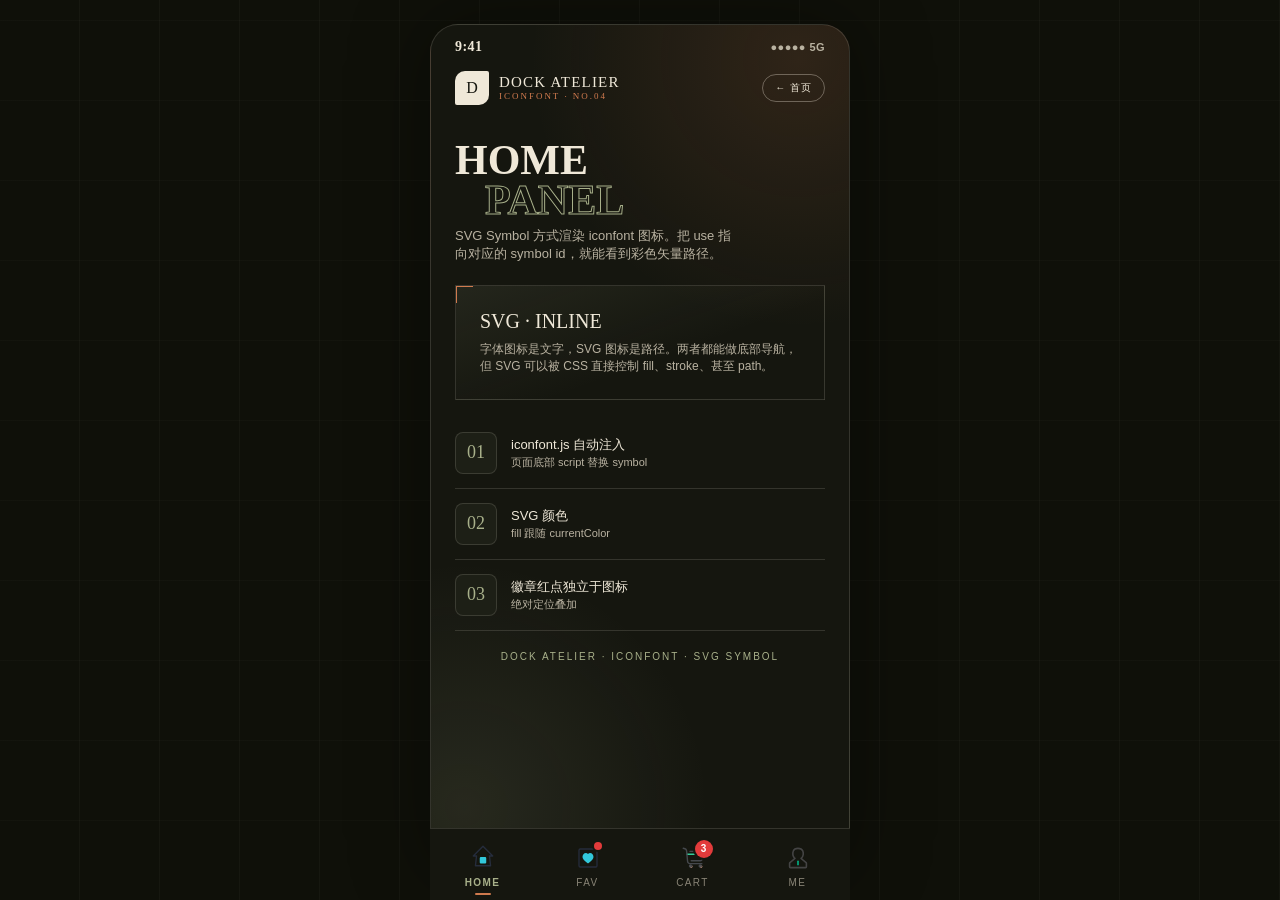
<file: iconfont-4.html>
<!DOCTYPE html>
<html lang="zh-CN">
<head>
    <meta charset="UTF-8">
    <meta name="viewport" content="width=device-width, initial-scale=1.0, maximum-scale=1.0, user-scalable=no">
    <meta name="description" content="iconfont SVG Symbol · 移动端固定底部导航标本">
    <title>DOCK ATELIER · iconfont SVG · 移动端底部导航</title>
    <style>
        :root {
            --zz_night: #15160f;
            --zz_night_soft: #1d1f16;
            --zz_night_deep: #0f1009;
            --zz_bone: #efe8d8;
            --zz_bone_dim: #b9b2a1;
            --zz_sage: #a8b08a;
            --zz_clay: #cf7a4e;
            --zz_line: rgba(239, 232, 216, 0.14);
            --zz_line_strong: rgba(239, 232, 216, 0.34);
            --zz_badge_bg: #e23b3b;
            --zz_badge_text: #ffffff;
            --zz_dot_bg: #e23b3b;
            --zz_tab_h: 72px;
            --zz_display: Georgia, "Songti SC", "Times New Roman", serif;
            --zz_text: "Trebuchet MS", "PingFang SC", "Microsoft YaHei", sans-serif;
        }

        * { box-sizing: border-box; -webkit-tap-highlight-color: transparent; }

        html, body {
            margin: 0;
            padding: 0;
            height: 100%;
            background: var(--zz_night_deep);
            font-family: var(--zz_text);
            color: var(--zz_bone);
            overscroll-behavior: none;
        }

        body.zz_page {
            min-height: 100vh;
            display: flex;
            flex-direction: column;
            align-items: center;
            padding-bottom: env(safe-area-inset-bottom);
        }

        /* 手机容器 */
        .zz_phone {
            width: 100%;
            max-width: 420px;
            min-height: 100vh;
            background: var(--zz_night);
            background-image:
                radial-gradient(circle at 88% 4%, rgba(207, 122, 78, 0.14), transparent 30%),
                radial-gradient(circle at 8% 92%, rgba(168, 176, 138, 0.12), transparent 28%);
            display: flex;
            flex-direction: column;
            position: relative;
            box-shadow: 0 0 80px rgba(0, 0, 0, 0.4);
        }

        /* 顶部状态栏 */
        .zz_status {
            display: flex;
            justify-content: space-between;
            align-items: center;
            padding: 14px 24px 8px;
            font-size: 11px;
            font-weight: 600;
            letter-spacing: 0.04em;
            color: var(--zz_bone_dim);
        }

        .zz_status .zz_time { font-family: var(--zz_display); font-size: 14px; color: var(--zz_bone); }

        /* 顶栏 */
        .zz_topbar {
            display: flex;
            align-items: center;
            justify-content: space-between;
            padding: 8px 24px 18px;
        }

        .zz_brand {
            display: flex;
            align-items: center;
            gap: 10px;
            text-decoration: none;
            color: inherit;
        }

        .zz_brand_seal {
            width: 34px;
            height: 34px;
            background: var(--zz_bone);
            color: var(--zz_night);
            display: grid;
            place-items: center;
            font-family: var(--zz_display);
            font-size: 16px;
            border-radius: 10px 2px 10px 2px;
        }

        .zz_brand_text {
            font-family: var(--zz_display);
            font-size: 15px;
            letter-spacing: 0.08em;
            line-height: 1.1;
        }

        .zz_brand_text em {
            display: block;
            font-style: normal;
            color: var(--zz_clay);
            font-size: 9px;
            letter-spacing: 0.22em;
            margin-top: 2px;
        }

        .zz_back {
            display: inline-flex;
            align-items: center;
            gap: 6px;
            padding: 6px 12px;
            border: 1px solid var(--zz_line_strong);
            border-radius: 999px;
            font-size: 10px;
            letter-spacing: 0.1em;
            text-decoration: none;
            color: var(--zz_bone);
            transition: background 180ms ease, color 180ms ease, border-color 180ms ease;
        }

        .zz_back:hover { background: var(--zz_bone); color: var(--zz_night); border-color: var(--zz_bone); }

        /* 内容区 */
        .zz_content {
            flex: 1;
            overflow-y: auto;
            padding-bottom: calc(var(--zz_tab_h) + 32px);
        }

        .zz_panel { display: none; padding: 0 24px; }
        .zz_panel.zz_active { display: block; }

        /* 首页 panel */
        .zz_hero_title {
            font-family: var(--zz_display);
            font-size: 42px;
            line-height: 0.95;
            margin: 18px 0 6px;
        }

        .zz_hero_title .zz_outline {
            display: block;
            color: transparent;
            -webkit-text-stroke: 1px var(--zz_sage);
            margin-left: 30px;
        }

        .zz_hero_lede {
            color: var(--zz_bone_dim);
            font-size: 13px;
            margin: 0 0 22px;
            max-width: 280px;
        }

        .zz_hero_card {
            position: relative;
            border: 1px solid var(--zz_line);
            padding: 24px;
            margin-bottom: 16px;
            background: linear-gradient(160deg, rgba(168, 176, 138, 0.10), transparent 60%);
        }

        .zz_hero_card::before {
            position: absolute;
            top: 0; left: 0;
            width: 16px; height: 16px;
            border-top: 1px solid var(--zz_clay);
            border-left: 1px solid var(--zz_clay);
            content: "";
        }

        .zz_hero_card h3 {
            margin: 0 0 8px;
            font-family: var(--zz_display);
            font-size: 20px;
            font-weight: 400;
        }

        .zz_hero_card p { margin: 0; font-size: 12px; color: var(--zz_bone_dim); }

        .zz_list { margin-top: 18px; }

        .zz_list_item {
            display: flex;
            align-items: center;
            gap: 14px;
            padding: 14px 0;
            border-bottom: 1px solid var(--zz_line);
            font-size: 13px;
        }

        .zz_list_item .zz_thumb {
            width: 42px;
            height: 42px;
            background: var(--zz_night_soft);
            border: 1px solid var(--zz_line);
            border-radius: 8px;
            display: grid;
            place-items: center;
            color: var(--zz_sage);
            font-size: 18px;
            font-family: var(--zz_display);
        }

        .zz_list_item strong { display: block; font-size: 13px; font-weight: 500; }
        .zz_list_item span { color: var(--zz_bone_dim); font-size: 11px; }

        /* 收藏 panel */
        .zz_empty {
            text-align: center;
            padding: 60px 20px;
            color: var(--zz_bone_dim);
        }

        .zz_empty svg {
            width: 56px;
            height: 56px;
            color: var(--zz_clay);
            opacity: 0.8;
        }

        .zz_empty p { margin-top: 12px; font-size: 13px; }

        /* 购物车 panel */
        .zz_cart_item {
            display: flex;
            gap: 14px;
            padding: 16px 0;
            border-bottom: 1px solid var(--zz_line);
        }

        .zz_cart_thumb {
            width: 58px;
            height: 58px;
            background: var(--zz_night_soft);
            border: 1px solid var(--zz_line);
            border-radius: 8px;
            display: grid;
            place-items: center;
            color: var(--zz_sage);
            font-family: var(--zz_display);
            font-size: 22px;
        }

        .zz_cart_info { flex: 1; }
        .zz_cart_info strong { display: block; font-size: 13px; margin-bottom: 4px; }
        .zz_cart_info small { color: var(--zz_bone_dim); font-size: 11px; }
        .zz_cart_info b { color: var(--zz_clay); font-size: 14px; font-weight: 600; }

        /* 我的 panel */
        .zz_profile {
            display: flex;
            align-items: center;
            gap: 16px;
            padding: 28px 0 22px;
        }

        .zz_avatar {
            width: 64px;
            height: 64px;
            border-radius: 50%;
            background: var(--zz_bone);
            color: var(--zz_night);
            display: grid;
            place-items: center;
            font-family: var(--zz_display);
            font-size: 24px;
        }

        .zz_profile h3 { margin: 0; font-family: var(--zz_display); font-size: 22px; font-weight: 400; }
        .zz_profile p { margin: 4px 0 0; color: var(--zz_sage); font-size: 12px; letter-spacing: 0.12em; }

        .zz_stat_row {
            display: grid;
            grid-template-columns: repeat(3, 1fr);
            margin: 18px 0;
            border: 1px solid var(--zz_line);
        }

        .zz_stat {
            padding: 14px 8px;
            text-align: center;
            border-right: 1px solid var(--zz_line);
        }
        .zz_stat:last-child { border-right: none; }
        .zz_stat strong { display: block; font-family: var(--zz_display); font-size: 22px; }
        .zz_stat span { font-size: 10px; letter-spacing: 0.2em; color: var(--zz_sage); }

        /* ============ 底部 tab bar ============ */
        .zz_tabbar {
            position: fixed;
            left: 50%;
            transform: translateX(-50%);
            bottom: 0;
            width: 100%;
            max-width: 420px;
            height: calc(var(--zz_tab_h) + env(safe-area-inset-bottom));
            padding-bottom: env(safe-area-inset-bottom);
            background: var(--zz_night);
            border-top: 1px solid var(--zz_line);
            display: flex;
            align-items: flex-start;
            justify-content: space-around;
            z-index: 50;
            backdrop-filter: blur(12px);
        }

        .zz_tab {
            flex: 1;
            height: var(--zz_tab_h);
            display: flex;
            flex-direction: column;
            align-items: center;
            justify-content: center;
            gap: 3px;
            text-decoration: none;
            color: var(--zz_bone_dim);
            position: relative;
            cursor: pointer;
            transition: color 200ms ease;
            border: none;
            background: transparent;
            font-family: inherit;
        }

        .zz_tab .zz_tab_icon {
            position: relative;
            width: 32px;
            height: 32px;
            display: grid;
            place-items: center;
        }

        /* SVG 图标 */
        .zz_tab .zz_tab_icon svg {
            width: 24px;
            height: 24px;
            color: var(--zz_bone_dim);
            transition: transform 240ms cubic-bezier(0.2, 0.7, 0.2, 1), color 200ms ease;
        }

        .zz_tab .zz_tab_label {
            font-size: 10px;
            letter-spacing: 0.14em;
            text-transform: uppercase;
            opacity: 0.7;
            transition: opacity 200ms ease;
        }

        /* Active 状态 */
        .zz_tab.zz_active { color: var(--zz_sage); }
        .zz_tab.zz_active .zz_tab_icon svg {
            color: var(--zz_sage);
            transform: translateY(-2px) scale(1.08);
        }
        .zz_tab.zz_active .zz_tab_label { opacity: 1; font-weight: 600; }

        /* Active 下划线指示器 */
        .zz_tab.zz_active::after {
            content: "";
            position: absolute;
            bottom: 6px;
            left: 50%;
            transform: translateX(-50%);
            width: 16px;
            height: 2px;
            background: var(--zz_clay);
            border-radius: 2px;
        }

        /* 数字徽章 */
        .zz_badge {
            position: absolute;
            top: -2px;
            right: -4px;
            min-width: 18px;
            height: 18px;
            padding: 0 5px;
            background: var(--zz_badge_bg);
            color: var(--zz_badge_text);
            border-radius: 9px;
            font-size: 10px;
            font-weight: 700;
            display: grid;
            place-items: center;
            line-height: 1;
            box-shadow: 0 0 0 2px var(--zz_night);
            animation: zz_badge_pop 480ms cubic-bezier(0.2, 1.4, 0.4, 1);
        }

        @keyframes zz_badge_pop {
            0%   { transform: scale(0); }
            60%  { transform: scale(1.15); }
            100% { transform: scale(1); }
        }

        /* 红点 */
        .zz_dot {
            position: absolute;
            top: 0;
            right: 2px;
            width: 8px;
            height: 8px;
            background: var(--zz_dot_bg);
            border-radius: 50%;
            box-shadow: 0 0 0 2px var(--zz_night);
            animation: zz_dot_pulse 2s ease-in-out infinite;
        }

        @keyframes zz_dot_pulse {
            0%, 100% { opacity: 1; transform: scale(1); }
            50%      { opacity: 0.6; transform: scale(0.85); }
        }

        .zz_foot {
            text-align: center;
            padding: 20px 24px 88px;
            font-size: 10px;
            color: var(--zz_sage);
            letter-spacing: 0.2em;
        }

        @media (min-width: 421px) {
            body.zz_page {
                background:
                    repeating-linear-gradient(90deg, transparent 0 79px, rgba(239, 232, 216, 0.03) 79px 80px),
                    repeating-linear-gradient(0deg, transparent 0 79px, rgba(239, 232, 216, 0.02) 79px 80px);
            }
            .zz_phone {
                margin: 24px 0;
                min-height: calc(100vh - 48px);
                border-radius: 28px;
                overflow: hidden;
                border: 1px solid var(--zz_line);
            }
        }

        @media (prefers-reduced-motion: reduce) {
            .zz_badge, .zz_dot { animation: none; }
            .zz_tab.zz_active .zz_tab_icon svg { transform: none; }
            *, *::before, *::after { transition-duration: 0.01ms !important; }
        }
    </style>
</head>
<body class="zz_page">
    <div class="zz_phone">
        <div class="zz_status">
            <span class="zz_time">9:41</span>
            <span>●●●●● 5G</span>
        </div>

        <header class="zz_topbar">
            <a class="zz_brand" href="index.html" aria-label="返回首页">
                <span class="zz_brand_seal">D</span>
                <span class="zz_brand_text">DOCK ATELIER<em>ICONFONT · NO.04</em></span>
            </a>
            <a class="zz_back" href="index.html">← 首页</a>
        </header>

        <main class="zz_content">
            <!-- 首页 -->
            <section class="zz_panel zz_active" data-tab="home">
                <h1 class="zz_hero_title">HOME<span class="zz_outline">PANEL</span></h1>
                <p class="zz_hero_lede">SVG Symbol 方式渲染 iconfont 图标。把 use 指向对应的 symbol id，就能看到彩色矢量路径。</p>

                <div class="zz_hero_card">
                    <h3>SVG · INLINE</h3>
                    <p>字体图标是文字，SVG 图标是路径。两者都能做底部导航，但 SVG 可以被 CSS 直接控制 fill、stroke、甚至 path。</p>
                </div>

                <div class="zz_list">
                    <div class="zz_list_item"><div class="zz_thumb">01</div><div><strong>iconfont.js 自动注入</strong><span>页面底部 script 替换 symbol</span></div></div>
                    <div class="zz_list_item"><div class="zz_thumb">02</div><div><strong>SVG 颜色</strong><span>fill 跟随 currentColor</span></div></div>
                    <div class="zz_list_item"><div class="zz_thumb">03</div><div><strong>徽章红点独立于图标</strong><span>绝对定位叠加</span></div></div>
                </div>
            </section>

            <!-- 收藏 -->
            <section class="zz_panel" data-tab="fav">
                <h1 class="zz_hero_title">FAVORITES<span class="zz_outline">PANEL</span></h1>
                <div class="zz_empty">
                    <svg viewBox="0 0 1024 1024" aria-hidden="true">
                        <use xlink:href="#icon-shoucang"/>
                    </svg>
                    <p>空的收藏夹。<br>但红点还在闪烁。</p>
                </div>
            </section>

            <!-- 购物车 -->
            <section class="zz_panel" data-tab="cart">
                <h1 class="zz_hero_title">CART<span class="zz_outline">PANEL</span></h1>
                <div class="zz_cart_item">
                    <div class="zz_cart_thumb">A</div>
                    <div class="zz_cart_info"><strong>商品 Alpha</strong><small>数量 × 1</small><b>¥ 168.00</b></div>
                </div>
                <div class="zz_cart_item">
                    <div class="zz_cart_thumb">B</div>
                    <div class="zz_cart_info"><strong>商品 Beta</strong><small>数量 × 2</small><b>¥ 88.00</b></div>
                </div>
                <div class="zz_cart_item">
                    <div class="zz_cart_thumb">C</div>
                    <div class="zz_cart_info"><strong>商品 Gamma</strong><small>数量 × 1</small><b>¥ 238.00</b></div>
                </div>
            </section>

            <!-- 我的 -->
            <section class="zz_panel" data-tab="me">
                <div class="zz_profile">
                    <div class="zz_avatar">Z</div>
                    <div>
                        <h3>朱禹同</h3>
                        <p>COURSE · ADVANCED WEB</p>
                    </div>
                </div>

                <div class="zz_stat_row">
                    <div class="zz_stat"><strong>12</strong><span>ORDER</span></div>
                    <div class="zz_stat"><strong>3</strong><span>FAV</span></div>
                    <div class="zz_stat"><strong>98</strong><span>POINTS</span></div>
                </div>

                <div class="zz_list">
                    <div class="zz_list_item"><div class="zz_thumb">⚙</div><div><strong>设置</strong><span>账号 · 通知 · 隐私</span></div></div>
                    <div class="zz_list_item"><div class="zz_thumb">✉</div><div><strong>消息</strong><span>系统 · 互动 · 活动</span></div></div>
                    <div class="zz_list_item"><div class="zz_thumb">?</div><div><strong>帮助</strong><span>FAQ · 意见反馈</span></div></div>
                </div>
            </section>

            <div class="zz_foot">DOCK ATELIER · ICONFONT · SVG SYMBOL</div>
        </main>

        <!-- 底部 tab bar -->
        <nav class="zz_tabbar" aria-label="底部导航">
            <button class="zz_tab zz_active" data-target="home">
                <span class="zz_tab_icon">
                    <svg viewBox="0 0 1024 1024"><use xlink:href="#icon-shouye"/></svg>
                </span>
                <span class="zz_tab_label">HOME</span>
            </button>

            <button class="zz_tab" data-target="fav">
                <span class="zz_tab_icon">
                    <svg viewBox="0 0 1024 1024"><use xlink:href="#icon-shoucang"/></svg>
                    <span class="zz_dot" aria-label="有新收藏"></span>
                </span>
                <span class="zz_tab_label">FAV</span>
            </button>

            <button class="zz_tab" data-target="cart">
                <span class="zz_tab_icon">
                    <svg viewBox="0 0 1024 1024"><use xlink:href="#icon-gouwuche"/></svg>
                    <span class="zz_badge" aria-label="3 件商品">3</span>
                </span>
                <span class="zz_tab_label">CART</span>
            </button>

            <button class="zz_tab" data-target="me">
                <span class="zz_tab_icon">
                    <svg viewBox="0 0 1024 1024"><use xlink:href="#icon-wode"/></svg>
                </span>
                <span class="zz_tab_label">ME</span>
            </button>
        </nav>
    </div>

    <!-- iconfont SVG 注入脚本 -->
    <script src="font/iconfont.js"></script>

    <script>
        (function () {
            var zz_tabs = document.querySelectorAll('.zz_tab');
            var zz_panels = document.querySelectorAll('.zz_panel');

            zz_tabs.forEach(function (zz_tab) {
                zz_tab.addEventListener('click', function () {
                    var zz_target = zz_tab.getAttribute('data-target');

                    zz_tabs.forEach(function (zz_t) { zz_t.classList.remove('zz_active'); });
                    zz_tab.classList.add('zz_active');

                    zz_panels.forEach(function (zz_p) {
                        zz_p.classList.toggle('zz_active', zz_p.getAttribute('data-tab') === zz_target);
                    });
                });
            });
        })();
    </script>
</body>
</html>
</file>
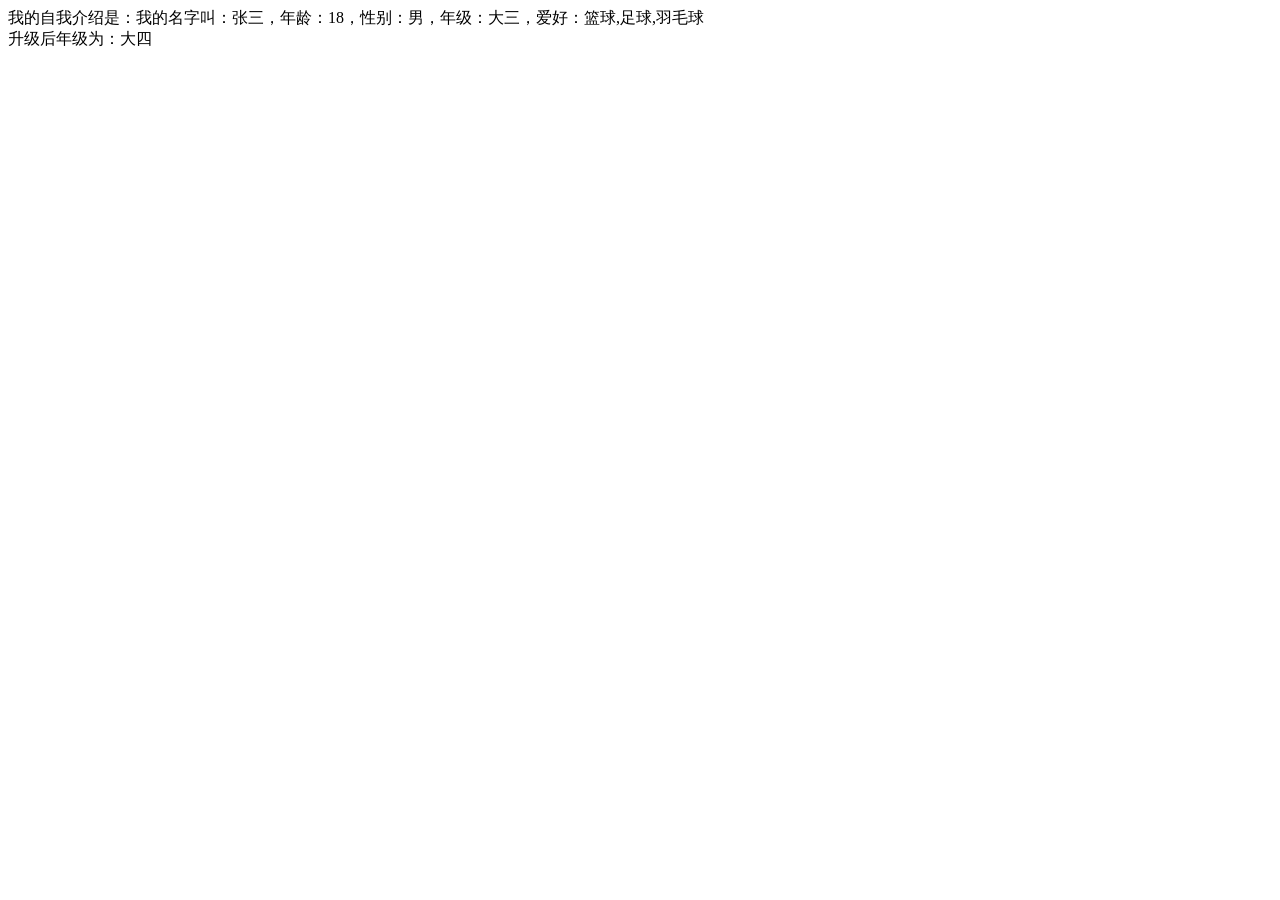
<file: JS_boj_apply.html>
<!DOCTYPE html>
<html lang="en">
<head>
    <meta charset="UTF-8">
    <meta name="viewport" content="width=device-width, initial-scale=1.0">
    <title>JS对象的应用</title>
</head>
<body>
    <!-- 个人明信片的案例：明信片中包含属性和方法，贴近大学生生活 -->
    <script>
        var studentCard = {
            name: "张三",
            age: 18,
            sex: "男",
            hobby: ["篮球", "足球", "羽毛球"],
            grade: "大三",
            // 方法
            introduce: function () {
                // 反引号可以嵌入表达式，this指向当前对象$()这个$就是要嵌入的变量
                return `我的名字叫：${this.name}，年龄：${this.age}，性别：${this.sex}，年级：${this.grade}，爱好：${this.hobby}`;
            },
            upgrade: function () {
              const grades = ["大一", "大二", "大三", "大四"];
            //   变量的提升，提升的是变量的声明，变量的赋值不会提升
            // let声明的变量不会提升
              console.log("index="+index);
              var index=grades.indexOf(this.grade);
            //   let是块级作用域，i只在当前块级作用域有效，
            // var的作用域如果定义在最前面是全局变量，如果定义在函数内，是函数作用域，函数外部无法访问
                  if(index!==-1 && index < grades.length - 1) {
                      this.grade = grades[index + 1];
                  }else {
                      this.grade = "毕业";
                  
                  
              }
              return this.grade;

            }
        }

        document.write("<div>我的自我介绍是：" + studentCard.introduce() + "</div>");
        document.write("<div>升级后年级为：" + studentCard.upgrade() + "</div>");
    </script>
</body>
</html>
</file>
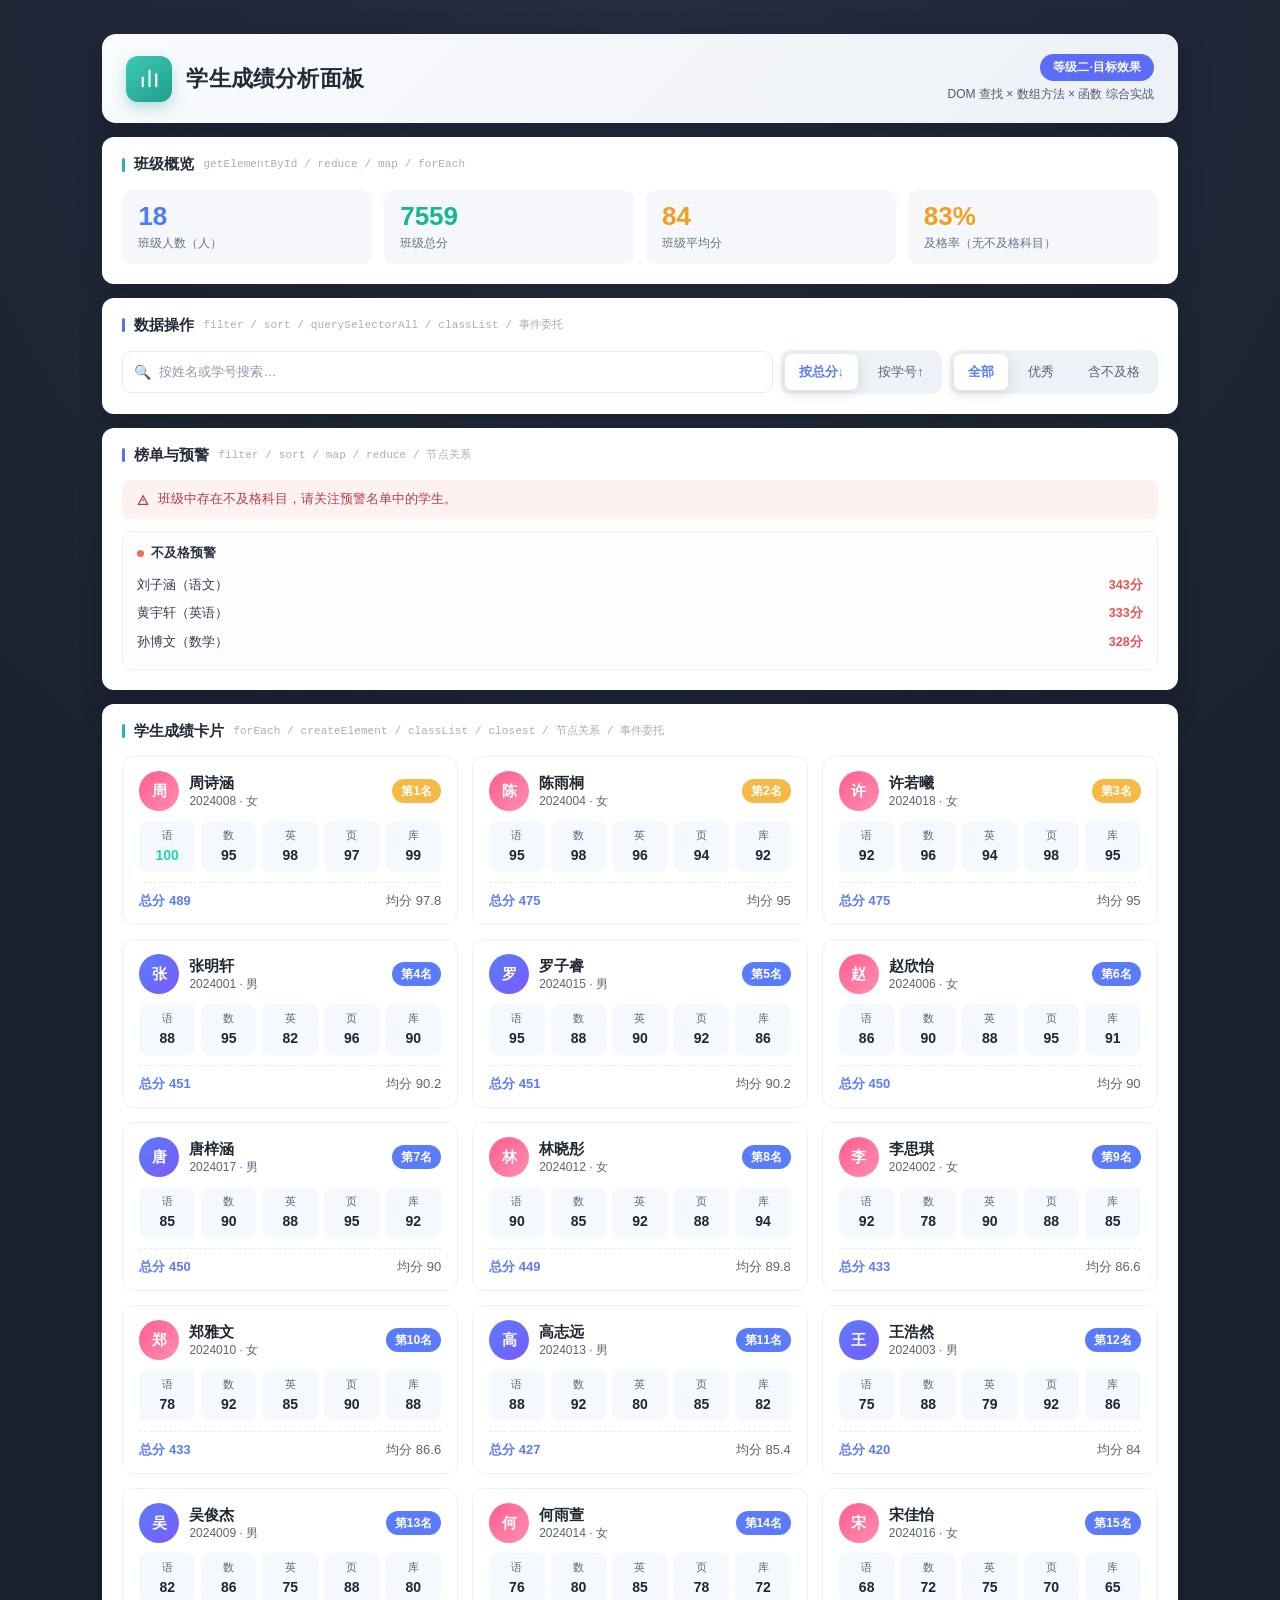
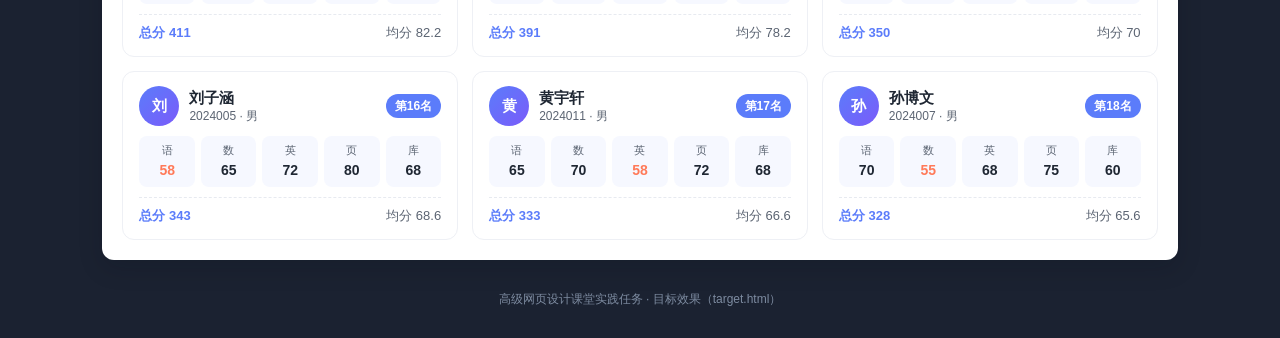
<file: starter-level1-0225-ZYT.html>
<!DOCTYPE html>
<html lang="zh-CN">
<head>
<meta charset="UTF-8">
<meta name="viewport" content="width=device-width, initial-scale=1.0">
<title>学生成绩分析面板 · 目标效果</title>
<style>
  :root {
    --zz-bg: #1b2231;
    --zz-ink: #232a3a;
    --zz-line: #eef0f5;
    --zz-soft: #f6f7fb;
    --zz-indigo: #5b6cf0;
    --zz-teal: #2fd3b5;
    --zz-gold: #f5b942;
    --zz-red: #e5524f;
    --zz-mono: "Consolas", "SFMono-Regular", monospace;
  }

  * { box-sizing: border-box; }

  body {
    margin: 0;
    padding: 34px 8% 30px;
    background: radial-gradient(circle at 50% 0%, #242d40 0%, var(--zz-bg) 46%);
    color: var(--zz-ink);
    font-family: "Segoe UI", "Microsoft YaHei", sans-serif;
    line-height: 1.5;
  }

  .zz_page { width: min(1500px, 100%); margin: 0 auto; }

  /* 顶部标题卡 */
  .zz_panel-head {
    display: flex;
    align-items: center;
    justify-content: space-between;
    gap: 16px;
    margin-bottom: 14px;
    padding: 20px 24px;
    border-radius: 14px;
    background: linear-gradient(135deg, #f9fbfd, #edf0f6);
    box-shadow: 0 10px 30px rgba(9, 14, 24, .28);
  }

  .zz_head-left { display: flex; align-items: center; gap: 14px; }

  .zz_logo {
    display: grid;
    place-items: center;
    width: 46px;
    height: 46px;
    flex: none;
    border-radius: 12px;
    background: linear-gradient(140deg, #3ecbb6, #1f9d8c);
    box-shadow: 0 6px 14px rgba(31, 157, 140, .3);
  }

  .zz_logo svg { width: 25px; height: 25px; }

  .zz_title { margin: 0; font-size: 22px; font-weight: 700; letter-spacing: .01em; }

  .zz_subtitle { margin: 0; color: #4f5a70; font-size: 12px; font-weight: 500; white-space: nowrap; }

  .zz_badge {
    padding: 5px 13px;
    flex: 0 0 auto;
    border-radius: 999px;
    background: #5b6cf7;
    color: #fff;
    font-size: 11.5px;
    font-weight: 600;
    white-space: nowrap;
  }

  .zz_head-right { display: flex; flex-direction: column; align-items: flex-end; gap: 4px; }

  /* 分区卡片 */
  .zz_section {
    margin-bottom: 14px;
    padding: 16px 20px 20px;
    border-radius: 12px;
    background: #fff;
    box-shadow: 0 8px 24px rgba(9, 14, 24, .16);
  }

  .zz_section-head {
    display: flex;
    align-items: center;
    flex-wrap: wrap;
    gap: 9px;
    margin-bottom: 14px;
  }

  .zz_bar { width: 3px; height: 14px; border-radius: 2px; background: #2bb3a3; }

  .zz_bar--indigo { background: #5b6cf0; }

  .zz_section-title { margin: 0; font-size: 15px; font-weight: 700; }

  .zz_code {
    color: #a4aebd;
    font-family: var(--zz-mono);
    font-size: 11px;
    letter-spacing: .01em;
  }

  /* 班级概览 */
  .zz_stats { display: grid; grid-template-columns: repeat(4, 1fr); gap: 12px; }

  .zz_stat { padding: 12px 16px; border-radius: 10px; background: var(--zz-soft); }

  .zz_num { display: block; font-size: 26px; font-weight: 700; line-height: 1.15; }

  .zz_num--blue { color: #4d7cf3; }

  .zz_num--green { color: #14b892; }

  .zz_num--amber { color: #f0a020; }

  .zz_stat-label { display: block; margin-top: 2px; color: #66718a; font-size: 12px; font-weight: 500; }

  /* 数据操作 */
  .zz_tools { display: flex; align-items: center; gap: 8px; }

  .zz_search { position: relative; flex: 1; display: block; }

  .zz_search-ico {
    position: absolute;
    left: 12px;
    top: 50%;
    transform: translateY(-50%);
    font-size: 14px;
    line-height: 1;
  }

  .zz_search input {
    width: 100%;
    height: 42px;
    padding: 0 14px 0 36px;
    border: 1px solid #e7eaf0;
    border-radius: 10px;
    background: #fff;
    color: #1f2733;
    font: inherit;
    font-size: 13px;
    outline: none;
    transition: border-color .2s, box-shadow .2s;
  }

  .zz_search input:focus { border-color: #9fb0f5; box-shadow: 0 0 0 3px rgba(91, 108, 240, .12); }

  .zz_search input::placeholder { color: #8d97aa; }

  .zz_btn-group {
    display: flex;
    align-items: center;
    gap: 6px;
    padding: 4px;
    border-radius: 10px;
    background: #eef1f7;
  }

  .zz_sort-btn,
  .zz_filter {
    border: none;
    background: transparent;
    padding: 8px 14px;
    border-radius: 7px;
    color: #5b6472;
    font: inherit;
    font-size: 13px;
    white-space: nowrap;
    cursor: pointer;
    transition: all .18s;
  }

  .zz_sort-btn:hover,
  .zz_filter:hover { color: #5b7cfa; }

  .zz_sort-btn.is-active,
  .zz_filter.is-active {
    background: #fff;
    color: #5b7cfa;
    font-weight: 700;
    box-shadow: 0 4px 14px rgba(20, 28, 48, .12);
  }

  /* 榜单与预警 */
  .zz_alert {
    display: flex;
    align-items: center;
    gap: 8px;
    margin-bottom: 12px;
    padding: 10px 14px;
    border-radius: 8px;
    background: #fdf1f2;
    color: #b23f45;
    font-size: 12.5px;
  }

  .zz_alert-ico { width: 14px; height: 14px; flex: none; fill: none; stroke: currentColor; stroke-width: 2; }

  .zz_board { display: grid; grid-template-columns: 1fr; gap: 12px; }

  .zz_board-col { padding: 12px 14px; border: 1px solid var(--zz-line); border-radius: 10px; background: #fdfdff; }

  .zz_col-head {
    display: flex;
    align-items: center;
    gap: 7px;
    margin-bottom: 8px;
    font-size: 12.5px;
    font-weight: 700;
    color: #2b3242;
  }

  .zz_dot { width: 7px; height: 7px; border-radius: 50%; }

  .zz_dot--red { background: #ef6b5f; }

  .zz_fail { list-style: none; margin: 0; padding: 0; }

  .zz_fail li {
    display: flex;
    align-items: center;
    gap: 8px;
    padding: 5px 0;
    font-size: 12.5px;
    color: #323a4c;
  }

  .zz_fail-score { margin-left: auto; color: var(--zz-red); font-weight: 700; }

  /* 学生成绩卡片 */
  .zz_cards { display: grid; grid-template-columns: repeat(3, 1fr); gap: 14px; }

  .zz_card {
    padding: 14px 16px;
    border: 1px solid var(--zz-line);
    border-radius: 12px;
    background: #fff;
    cursor: pointer;
    transition: transform .2s, box-shadow .2s, border-color .2s;
  }

  .zz_card:hover { transform: translateY(-2px); box-shadow: 0 8px 20px rgba(23, 32, 52, .08); }

  .zz_card.is-active { border-color: #aab6f5; box-shadow: 0 0 0 3px rgba(91, 108, 240, .12); }

  .zz_card-head { display: flex; align-items: center; gap: 10px; margin-bottom: 10px; }

  .zz_avatar {
    display: grid;
    place-items: center;
    width: 40px;
    height: 40px;
    flex: none;
    border-radius: 50%;
    color: #fff;
    font-size: 15px;
    font-weight: 700;
  }

  .zz_avatar--boy { background: linear-gradient(135deg, #5b7cfa, #7a5bfa); }

  .zz_avatar--girl { background: linear-gradient(135deg, #ff5d8f, #ff8fb1); }

  .zz_card-info { display: flex; min-width: 0; flex-direction: column; line-height: 1.35; }

  .zz_card-info b { color: #1f2733; font-size: 15px; font-weight: 700; }

  .zz_card-info i { color: #5b6472; font-size: 12px; font-style: normal; }

  .zz_rank {
    margin-left: auto;
    padding: 3px 9px;
    flex: none;
    border-radius: 20px;
    color: #fff;
    font-size: 12px;
    font-weight: 700;
  }

  .zz_rank--gold { background: #f5b945; }

  .zz_rank--blue { background: #5b7cfa; }

  .zz_score-row { display: grid; grid-template-columns: repeat(5, 1fr); gap: 6px; margin: 10px 0; }

  .zz_score {
    display: flex;
    align-items: center;
    flex-direction: column;
    gap: 1px;
    padding: 6px 2px;
    border-radius: 8px;
    background: #f6f8ff;
    color: #1f2733;
    font-size: 14px;
    font-weight: 700;
  }

  .zz_score em { color: #5b6472; font-size: 11px; font-weight: 400; font-style: normal; }

  .zz_score--fail { color: #ff7a59; }

  .zz_score--full { color: #21d4b4; }

  .zz_card-foot {
    display: flex;
    align-items: center;
    justify-content: space-between;
    margin-top: 0;
    padding-top: 8px;
    border-top: 1px dashed #e7eaf0;
    font-size: 13px;
  }

  .zz_total { color: #5b7cfa; font-weight: 800; }

  .zz_avg-text { color: #5b6472; font-weight: 400; }

  .zz_empty { margin: 0; padding: 18px 0; color: #7b8598; font-size: 12.5px; text-align: center; }

  .zz_footer { padding-top: 16px; color: #7d8ba0; font-size: 12px; text-align: center; }

  @media (max-width: 860px) {
    .zz_stats { grid-template-columns: repeat(2, 1fr); }
    .zz_cards { grid-template-columns: repeat(2, 1fr); }
  }

  @media (max-width: 580px) {
    .zz_panel-head { align-items: flex-start; flex-direction: column; }
    .zz_cards { grid-template-columns: 1fr; }
    .zz_tools { flex-wrap: wrap; }
    .zz_search { flex-basis: 100%; }
  }
</style>
</head>
<body>
  <div class="zz_page">
    <header class="zz_panel-head">
      <div class="zz_head-left">
        <span class="zz_logo">
          <svg viewBox="0 0 24 24" fill="none" stroke="#fff" stroke-width="2" stroke-linecap="round">
            <path d="M5.5 19.5V11"></path>
            <path d="M12 19.5V4.5"></path>
            <path d="M18.5 19.5V8"></path>
          </svg>
        </span>
        <div>
          <h1 class="zz_title">学生成绩分析面板</h1>
        </div>
      </div>
      <div class="zz_head-right">
        <span class="zz_badge">等级二·目标效果</span>
        <p class="zz_subtitle">DOM 查找 × 数组方法 × 函数 综合实战</p>
      </div>
    </header>

    <!-- 班级概览 -->
    <section class="zz_section">
      <div class="zz_section-head">
        <span class="zz_bar"></span>
        <h2 class="zz_section-title">班级概览</h2>
        <span class="zz_code">getElementById / reduce / map / forEach</span>
      </div>
      <div class="zz_stats">
        <div class="zz_stat">
          <b class="zz_num zz_num--blue" id="zz_count">0</b>
          <span class="zz_stat-label">班级人数（人）</span>
        </div>
        <div class="zz_stat">
          <b class="zz_num zz_num--green" id="zz_sum">0</b>
          <span class="zz_stat-label">班级总分</span>
        </div>
        <div class="zz_stat">
          <b class="zz_num zz_num--amber" id="zz_avg">0</b>
          <span class="zz_stat-label">班级平均分</span>
        </div>
        <div class="zz_stat">
          <b class="zz_num zz_num--amber" id="zz_rate">0%</b>
          <span class="zz_stat-label">及格率（无不及格科目）</span>
        </div>
      </div>
    </section>

    <!-- 数据操作 -->
    <section class="zz_section">
      <div class="zz_section-head">
        <span class="zz_bar zz_bar--indigo"></span>
        <h2 class="zz_section-title">数据操作</h2>
        <span class="zz_code">filter / sort / querySelectorAll / classList / 事件委托</span>
      </div>
      <div class="zz_tools" id="zz_tools">
        <label class="zz_search">
          <span class="zz_search-ico">🔍</span>
          <input id="zz_search" type="search" placeholder="按姓名或学号搜索…">
        </label>
        <div class="zz_btn-group" id="zz_sort-group">
          <button class="zz_sort-btn is-active" type="button" data-zz-sort="total">按总分↓</button>
          <button class="zz_sort-btn" type="button" data-zz-sort="id">按学号↑</button>
        </div>
        <div class="zz_btn-group" id="zz_filters">
          <button class="zz_filter is-active" type="button" data-zz-filter="all">全部</button>
          <button class="zz_filter" type="button" data-zz-filter="excellent">优秀</button>
          <button class="zz_filter" type="button" data-zz-filter="fail">含不及格</button>
        </div>
      </div>
    </section>

    <!-- 榜单与预警 -->
    <section class="zz_section">
      <div class="zz_section-head">
        <span class="zz_bar zz_bar--indigo"></span>
        <h2 class="zz_section-title">榜单与预警</h2>
        <span class="zz_code">filter / sort / map / reduce / 节点关系</span>
      </div>
      <div class="zz_alert">
        <svg class="zz_alert-ico" viewBox="0 0 24 24"><path d="M12 4.5 20 19.5H4z"></path><path d="M12 10v4"></path><path d="M12 17h.01"></path></svg>
        <span>班级中存在不及格科目，请关注预警名单中的学生。</span>
      </div>
      <div class="zz_board">
        <div class="zz_board-col">
          <div class="zz_col-head"><span class="zz_dot zz_dot--red"></span>不及格预警</div>
          <ul class="zz_fail" id="zz_fail"></ul>
        </div>
      </div>
    </section>

    <!-- 学生成绩卡片 -->
    <section class="zz_section">
      <div class="zz_section-head">
        <span class="zz_bar"></span>
        <h2 class="zz_section-title">学生成绩卡片</h2>
        <span class="zz_code">forEach / createElement / classList / closest / 节点关系 / 事件委托</span>
      </div>
      <div class="zz_cards" id="zz_cards"></div>
    </section>

    <footer class="zz_footer">高级网页设计课堂实践任务 · 目标效果（target.html）</footer>
  </div>

  <script src="data.js"></script>
  <script>
    (function () {
      const zz_subjects = window.SUBJECTS;
      const zz_students = window.STUDENTS;

      const zz_byId = function (zz_id) {
        return document.getElementById(zz_id);
      };
      const zz_getTotal = function (zz_stu) {
        return zz_subjects.reduce(function (zz_acc, zz_sub) {
          return zz_acc + zz_stu[zz_sub.key];
        }, 0);
      };
      const zz_getAvg = function (zz_stu) {
        return zz_getTotal(zz_stu) / zz_subjects.length;
      };
      const zz_hasFail = function (zz_stu) {
        return zz_subjects.some(function (zz_sub) {
          return zz_stu[zz_sub.key] < 60;
        });
      };
      const zz_fmtAvg = function (zz_num) {
        return String(Number(zz_num.toFixed(1)));
      };

      // ① 班级概览
      function zz_renderOverview() {
        const zz_n = zz_students.length;
        const zz_sum = zz_students.reduce(function (zz_acc, zz_stu) {
          return zz_acc + zz_getTotal(zz_stu);
        }, 0);
        const zz_avg = Math.round(zz_sum / (zz_n * zz_subjects.length));
        const zz_passCount = zz_students.filter(function (zz_stu) {
          return !zz_hasFail(zz_stu);
        }).length;
        const zz_rate = Math.round(zz_passCount / zz_n * 100) + "%";

        zz_byId("zz_count").textContent = zz_n;
        zz_byId("zz_sum").textContent = zz_sum;
        zz_byId("zz_avg").textContent = zz_avg;
        zz_byId("zz_rate").textContent = zz_rate;
      }

      // ② 榜单与预警
      function zz_renderBoard() {
        // 不及格预警：按总分降序
        const zz_fails = zz_students.filter(zz_hasFail).sort(function (zz_a, zz_b) {
          return zz_getTotal(zz_b) - zz_getTotal(zz_a);
        });

        zz_byId("zz_fail").innerHTML = zz_fails.map(function (zz_stu) {
          const zz_failNames = zz_subjects.filter(function (zz_sub) {
            return zz_stu[zz_sub.key] < 60;
          }).map(function (zz_sub) {
            return zz_sub.name;
          }).join("、");
          return "<li><span>" + zz_stu.name + "（" + zz_failNames + "）</span>" +
            '<b class="zz_fail-score">' + zz_getTotal(zz_stu) + "分</b></li>";
        }).join("");
      }

      // ④ 数据操作状态 + 过滤排序
      const zz_state = { keyword: "", sort: "total", filter: "all" };

      function zz_getVisibleList() {
        const zz_kw = zz_state.keyword.trim().toLowerCase();
        const zz_list = zz_students.filter(function (zz_stu) {
          const zz_hitKeyword = !zz_kw || zz_stu.name.toLowerCase().indexOf(zz_kw) > -1 || zz_stu.id.indexOf(zz_kw) > -1;
          if (!zz_hitKeyword) return false;
          if (zz_state.filter === "excellent") return zz_getAvg(zz_stu) >= 85;
          if (zz_state.filter === "fail") return zz_hasFail(zz_stu);
          return true;
        });

        if (zz_state.sort === "id") {
          return zz_list.slice().sort(function (zz_a, zz_b) {
            return zz_a.id.localeCompare(zz_b.id);
          });
        }
        return zz_list.slice().sort(function (zz_a, zz_b) {
          return zz_getTotal(zz_b) - zz_getTotal(zz_a);
        });
      }

      // ⑤ 学生成绩卡片
      function zz_renderCards(zz_list) {
        const zz_wrap = zz_byId("zz_cards");
        zz_wrap.innerHTML = "";

        if (!zz_list.length) {
          zz_wrap.innerHTML = '<p class="zz_empty">没有找到匹配的学生，换个关键词试试。</p>';
          return;
        }

        zz_list.forEach(function (zz_stu, zz_idx) {
          const zz_rank = zz_idx + 1;
          const zz_total = zz_getTotal(zz_stu);
          const zz_avg = zz_fmtAvg(zz_total / zz_subjects.length);
          const zz_rankClass = zz_rank <= 3 ? "zz_rank--gold" : "zz_rank--blue";

          const zz_scoreHtml = zz_subjects.map(function (zz_sub) {
            const zz_score = zz_stu[zz_sub.key];
            const zz_class = zz_score < 60 ? "zz_score zz_score--fail" : zz_score === 100 ? "zz_score zz_score--full" : "zz_score";
            return '<span class="' + zz_class + '"><em>' + zz_sub.abbr + "</em>" + zz_score + "</span>";
          }).join("");

          const zz_card = document.createElement("article");
          zz_card.className = "zz_card";
          zz_card.dataset.zzId = zz_stu.id;
          zz_card.innerHTML =
            '<div class="zz_card-head">' +
              '<span class="zz_avatar ' + (zz_stu.gender === "男" ? "zz_avatar--boy" : "zz_avatar--girl") + '">' + zz_stu.name.charAt(0) + "</span>" +
              '<span class="zz_card-info"><b>' + zz_stu.name + "</b><i>" + zz_stu.id + " · " + zz_stu.gender + "</i></span>" +
              '<span class="zz_rank ' + zz_rankClass + '">第' + zz_rank + "名</span>" +
            "</div>" +
            '<div class="zz_score-row">' + zz_scoreHtml + "</div>" +
            '<div class="zz_card-foot"><span class="zz_total">总分 ' + zz_total + "</span>" +
            '<span class="zz_avg-text">均分 ' + zz_avg + "</span></div>";
          zz_wrap.appendChild(zz_card);
        });
      }

      function zz_refreshView() {
        const zz_list = zz_getVisibleList();
        zz_renderCards(zz_list);
      }

      // ⑥ 绑定交互（事件委托）
      function zz_bindEvents() {
        zz_byId("zz_search").addEventListener("input", function (zz_event) {
          zz_state.keyword = zz_event.target.value;
          zz_refreshView();
        });

        zz_byId("zz_tools").addEventListener("click", function (zz_event) {
          const zz_btn = zz_event.target.closest(".zz_sort-btn");
          if (!zz_btn) return;
          zz_state.sort = zz_btn.dataset.zzSort;
          zz_byId("zz_tools").querySelectorAll(".zz_sort-btn").forEach(function (zz_item) {
            zz_item.classList.toggle("is-active", zz_item === zz_btn);
          });
          zz_refreshView();
        });

        zz_byId("zz_filters").addEventListener("click", function (zz_event) {
          const zz_btn = zz_event.target.closest(".zz_filter");
          if (!zz_btn) return;
          zz_state.filter = zz_btn.dataset.zzFilter;
          zz_byId("zz_filters").querySelectorAll(".zz_filter").forEach(function (zz_item) {
            zz_item.classList.toggle("is-active", zz_item === zz_btn);
          });
          zz_refreshView();
        });

        zz_byId("zz_cards").addEventListener("click", function (zz_event) {
          const zz_card = zz_event.target.closest(".zz_card");
          if (!zz_card) return;
          zz_byId("zz_cards").querySelectorAll(".zz_card").forEach(function (zz_item) {
            zz_item.classList.remove("is-active");
          });
          zz_card.classList.add("is-active");
        });
      }

      zz_renderOverview();
      zz_renderBoard();
      zz_refreshView();
      zz_bindEvents();
    })();
  </script>
</body>
</html>
</file>
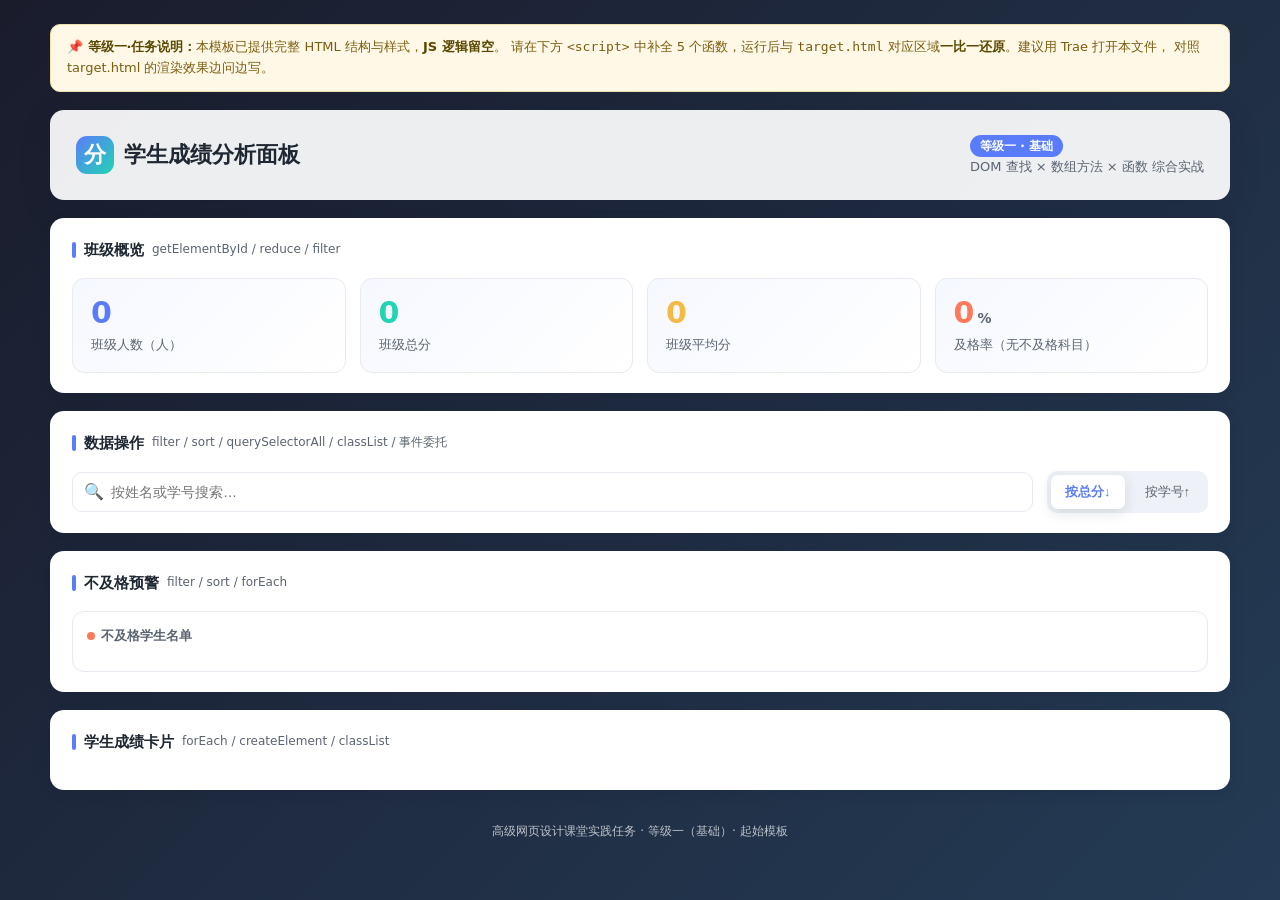
<file: starter-level1.html>
<!DOCTYPE html>
<html lang="zh-CN">
<head>
<meta charset="UTF-8">
<meta name="viewport" content="width=device-width, initial-scale=1.0">
<title>学生成绩分析面板 · 等级一（起始模板）</title>
<style>
  /* 样式与 target.html 保持一致，方便一比一对照还原 */
  :root{
    --bg-1:#1a1c2c; --bg-2:#243b55;
    --card:#ffffff; --card-soft:rgba(255,255,255,.92);
    --ink:#1f2733; --ink-soft:#5b6472; --line:#e7eaf0;
    --primary:#5b7cfa; --primary-d:#3f5fd9;
    --accent:#21d4b4; --warn:#ff7a59; --gold:#f5b945; --rose:#ff5d8f;
    --radius:14px; --shadow:0 10px 30px rgba(20,28,48,.18);
    --shadow-sm:0 4px 14px rgba(20,28,48,.12);
  }
  *{box-sizing:border-box;margin:0;padding:0}
  body{font-family:"PingFang SC","Microsoft YaHei","Segoe UI",system-ui,sans-serif;
    background:linear-gradient(135deg,var(--bg-1),var(--bg-2));min-height:100vh;color:var(--ink);line-height:1.6;padding:24px}
  .wrap{max-width:1180px;margin:0 auto}
  header.head{background:var(--card-soft);border-radius:var(--radius);padding:22px 26px;box-shadow:var(--shadow);display:flex;align-items:center;justify-content:space-between;flex-wrap:wrap;gap:12px;margin-bottom:18px}
  .head h1{font-size:22px;display:flex;align-items:center;gap:10px}
  .head h1 .logo{width:38px;height:38px;border-radius:11px;flex:none;background:linear-gradient(135deg,var(--primary),var(--accent));display:grid;place-items:center;color:#fff;font-weight:700}
  .head .sub{color:var(--ink-soft);font-size:13px}
  .tag-level{font-size:12px;font-weight:700;color:#fff;background:var(--primary);padding:4px 10px;border-radius:20px}
  section.block{background:var(--card);border-radius:var(--radius);padding:20px 22px;box-shadow:var(--shadow-sm);margin-bottom:18px}
  .block-title{font-size:15px;font-weight:700;display:flex;align-items:center;gap:8px;margin-bottom:16px;color:var(--ink)}
  .block-title::before{content:"";width:4px;height:16px;border-radius:3px;background:var(--primary)}
  .block-title .hint{font-weight:400;color:var(--ink-soft);font-size:12px}
  .stat-grid{display:grid;grid-template-columns:repeat(4,1fr);gap:14px}
  .stat-card{background:linear-gradient(135deg,#f6f8ff,#fff);border:1px solid var(--line);border-radius:12px;padding:16px 18px;position:relative;overflow:hidden}
  .stat-card .stat-value{font-size:30px;font-weight:800;color:var(--primary);line-height:1.2}
  .stat-card .stat-label{font-size:13px;color:var(--ink-soft);margin-top:4px}
  .stat-card .stat-unit{font-size:14px;color:var(--ink-soft);font-weight:600;margin-left:3px}
  .stat-card.accent .stat-value{color:var(--accent)}
  .stat-card.warn .stat-value{color:var(--warn)}
  .stat-card.gold .stat-value{color:var(--gold)}
  .controls{display:flex;flex-wrap:wrap;gap:14px;align-items:center;justify-content:space-between}
  .search-box{position:relative;flex:1;min-width:220px}
  .search-box input{width:100%;padding:11px 14px 11px 38px;border:1px solid var(--line);border-radius:10px;font-size:14px;outline:none;transition:border-color .2s}
  .search-box input:focus{border-color:var(--primary)}
  .search-box .ico{position:absolute;left:12px;top:50%;transform:translateY(-50%);color:var(--ink-soft)}
  .btn-group{display:flex;gap:6px;background:#eef1f7;padding:4px;border-radius:10px}
  .btn-group button{border:none;background:transparent;padding:8px 14px;border-radius:7px;font-size:13px;color:var(--ink-soft);cursor:pointer;transition:all .18s}
  .btn-group button.active{background:#fff;color:var(--primary);font-weight:700;box-shadow:var(--shadow-sm)}
  .rank-grid{display:grid;grid-template-columns:1fr;gap:14px}
  .rank-card{border:1px solid var(--line);border-radius:12px;padding:14px;background:#fff}
  .rank-card h4{font-size:13px;color:var(--ink-soft);margin-bottom:10px;display:flex;align-items:center;gap:6px}
  .rank-card h4 .dot{width:8px;height:8px;border-radius:50%;background:var(--primary)}
  .rank-card.fail h4 .dot{background:var(--warn)}
  .rank-list{display:flex;flex-direction:column;gap:8px}
  .rank-row{display:flex;align-items:center;justify-content:space-between;font-size:13px}
  .rank-row .rk{width:22px;height:22px;border-radius:50%;flex:none;display:grid;place-items:center;font-weight:700;font-size:12px}
  .rank-row .rk{background:#fde9dd;color:#c0602a}
  .rank-row .nm{flex:1;margin:0 8px;font-weight:600}
  .rank-row .vl{font-weight:700;color:var(--warn)}
  .empty{color:var(--ink-soft);font-size:13px;font-style:italic;text-align:center;padding:10px 0}
  .student-grid{display:grid;grid-template-columns:repeat(auto-fill,minmax(320px,1fr));gap:14px}
  .student-card{border:1px solid var(--line);border-radius:12px;padding:14px 16px;background:#fff;transition:transform .18s,box-shadow .18s;cursor:pointer}
  .student-card:hover{transform:translateY(-2px);box-shadow:var(--shadow-sm)}
  .student-card .hd{display:flex;align-items:center;gap:10px;margin-bottom:10px}
  .avatar{width:40px;height:40px;border-radius:50%;flex:none;display:grid;place-items:center;font-weight:700;color:#fff;font-size:15px}
  .avatar.boy{background:linear-gradient(135deg,#5b7cfa,#7a5bfa)}
  .avatar.girl{background:linear-gradient(135deg,#ff5d8f,#ff8fb1)}
  .student-card .name{font-weight:700;font-size:15px}
  .student-card .meta{font-size:12px;color:var(--ink-soft)}
  .student-card .rank-badge{margin-left:auto;font-size:12px;font-weight:700;color:#fff;background:var(--primary);padding:3px 9px;border-radius:20px}
  .student-card .rank-badge.gold{background:var(--gold)}
  .score-grid{display:grid;grid-template-columns:repeat(5,1fr);gap:6px;margin-bottom:10px}
  .score-item{text-align:center;background:#f6f8ff;border-radius:8px;padding:6px 2px}
  .score-item .sbj{font-size:11px;color:var(--ink-soft)}
  .score-item .val{font-size:14px;font-weight:700}
  .score-item .val.fail{color:var(--warn)}
  .score-item .val.full{color:var(--accent)}
  .student-card .ft{display:flex;align-items:center;justify-content:space-between;border-top:1px dashed var(--line);padding-top:8px;font-size:13px}
  .student-card .ft .total{font-weight:800;color:var(--primary)}
  .student-card .ft .avg{color:var(--ink-soft)}
  footer.foot{text-align:center;color:rgba(255,255,255,.7);font-size:12px;padding:14px 0}
  /* 等级一提示框 */
  .task-note{background:#fff8e6;border:1px solid #f3e0a8;color:#7a5d10;border-radius:10px;padding:12px 16px;font-size:13px;margin-bottom:18px}
  .task-note b{color:#5a4700}
</style>
</head>
<body>
<div class="wrap">

  <!-- 任务提示（完成后可删除）-->
  <div class="task-note">
    <b>📌 等级一·任务说明：</b>本模板已提供完整 HTML 结构与样式，<b>JS 逻辑留空</b>。
    请在下方 <code>&lt;script&gt;</code> 中补全 5 个函数，运行后与
    <code>target.html</code> 对应区域<b>一比一还原</b>。建议用 Trae 打开本文件，
    对照 target.html 的渲染效果边问边写。
  </div>

  <header class="head">
    <h1><span class="logo">分</span>学生成绩分析面板</h1>
    <div>
      <span class="tag-level">等级一 · 基础</span>
      <div class="sub">DOM 查找 × 数组方法 × 函数 综合实战</div>
    </div>
  </header>

  <!-- 区域1：统计卡片 -->
  <section class="block">
    <div class="block-title">班级概览 <span class="hint">getElementById / reduce / filter</span></div>
    <div class="stat-grid">
      <div class="stat-card"><div class="stat-value" id="statCount">0</div><div class="stat-label">班级人数（人）</div></div>
      <div class="stat-card accent"><div class="stat-value" id="statTotalScore">0</div><div class="stat-label">班级总分</div></div>
      <div class="stat-card gold"><div class="stat-value" id="statAvgScore">0</div><div class="stat-label">班级平均分</div></div>
      <div class="stat-card warn"><div class="stat-value" id="statPassRate">0<span class="stat-unit">%</span></div><div class="stat-label">及格率（无不及格科目）</div></div>
    </div>
  </section>

  <!-- 区域2：控制区（搜索 + 排序）-->
  <section class="block">
    <div class="block-title">数据操作 <span class="hint">filter / sort / querySelectorAll / classList / 事件委托</span></div>
    <div class="controls">
      <div class="search-box">
        <span class="ico">🔍</span>
        <input type="text" id="searchInput" placeholder="按姓名或学号搜索…">
      </div>
      <div class="btn-group" id="sortBtns">
        <button class="active" data-sort="total">按总分↓</button>
        <button data-sort="id">按学号↑</button>
      </div>
    </div>
  </section>

  <!-- 区域3：不及格预警（榜单区简化）-->
  <section class="block">
    <div class="block-title">不及格预警 <span class="hint">filter / sort / forEach</span></div>
    <div class="rank-grid">
      <div class="rank-card fail">
        <h4><span class="dot"></span>不及格学生名单</h4>
        <div class="rank-list" id="failWarningList"></div>
      </div>
    </div>
  </section>

  <!-- 区域4：学生卡片列表 -->
  <section class="block">
    <div class="block-title">学生成绩卡片 <span class="hint">forEach / createElement / classList</span></div>
    <div class="student-grid" id="studentList"></div>
  </section>

  <footer class="foot">高级网页设计课堂实践任务 · 等级一（基础）· 起始模板</footer>
</div>

<script src="data.js"></script>
<script>
/* ============================================================
 * 等级一（基础）· 起始模板
 * 在下方补全函数实现，运行后与 target.html 一比一还原
 * 数据来源：window.STUDENTS / window.SUBJECTS（见 data.js）
 * ============================================================ */
(function () {
  "use strict";
  const STUDENTS = window.STUDENTS;
  const SUBJECTS = window.SUBJECTS;

  const PASS_LINE = 60;          // 及格线
  const EXCELLENT_AVG = 85;      // 优秀线（等级一暂不使用）

  /* ---------- 工具函数（可参考，等级一可先实现） ---------- */
  // 计算单科分数的样式类：不及格返回 "fail"，满分返回 "full"
  function scoreClass(v) {
    // TODO: 用 if 判断 v < PASS_LINE 返回 "fail"；v >= 100 返回 "full"；否则 ""
    return "";
  }

  // 计算一个学生的总分：用 reduce 把 SUBJECTS 对应的分数累加
  function getTotal(s) {
    // TODO: SUBJECTS.reduce((sum, sub) => sum + s[sub.key], 0)
    return 0;
  }

  // 计算一个学生的平均分：总分 / 科目数，保留一位小数
  function getAvg(s) {
    // TODO: Math.round(getTotal(s) / SUBJECTS.length * 10) / 10
    return 0;
  }

  // 取一个学生不及格的科目数组：用 filter 筛选分数 < PASS_LINE
  function getFails(s) {
    // TODO: SUBJECTS.filter(sub => s[sub.key] < PASS_LINE)
    return [];
  }

  // 姓名首字（头像用）
  function firstName(s) {
    // TODO: s.name.charAt(0)
    return s.name.charAt(0);
  }


  /* ============ 以下 5 个为本等级必做函数 ============ */

  /* ① 渲染统计卡片 —— 考察 getElementById + reduce + filter
   * 把 list 的人数/总分/平均分/及格率写入 4 个统计卡片
   * 及格率 = 没有不及格科目的学生人数 ÷ 总人数 × 100（取整）
   */
  function renderStats(list) {
    // TODO 1: 用 reduce 求 list 的总分 totalScore（所有学生五科分数之和）
    // TODO 2: 平均分 avgScore = totalScore / (人数 × 科目数)，保留1位小数
    // TODO 3: 用 filter 求没有不及格科目的学生数 passCount
    // TODO 4: 及格率 passRate = Math.round(passCount / 人数 * 100)
    // TODO 5: getElementById 取出 4 个元素并写入文本
    //          - statCount   ← 人数
    //          - statTotalScore ← 总分
    //          - statAvgScore ← 平均分
    //          - statPassRate ← 注意它内部已有 <span class="stat-unit">%</span>
    //                            用 .firstChild.textContent = passRate 只改数字部分
  }


  /* ② 渲染学生卡片列表 —— 考察 forEach + createElement + classList
   * 遍历 list 生成卡片 DOM，结构参考 target.html
   * 每张卡片含：头像+姓名+学号+排名徽章 / 五科分数网格 / 总分+均分
   * 排名 = 在当前 list 中的序号+1
   */
  function renderStudentCards(list) {
    // TODO 1: getElementById 取出 #studentList 容器，清空 innerHTML
    // TODO 2: list.forEach 遍历，对每个学生：
    //   - createElement("div") 建 .student-card，setAttribute("data-id", s.id)
    //   - 建头部 .hd（头像按 gender 选 boy/girl 类）
    //   - 建分数网格 .score-grid，对 SUBJECTS 再 forEach 建各科 .score-item
    //   - 建底部 .ft 显示总分与均分
    //   - appendChild 到容器
  }


  /* ③ 渲染不及格预警 —— 考察 filter + sort + forEach
   * 筛出有不及格科目的学生，按不及格科目数降序，写入 #failWarningList
   */
  function renderFailWarning(list) {
    // TODO 1: getElementById 取 #failWarningList，清空
    // TODO 2: 用 filter 得到 getFails(s).length > 0 的学生
    // TODO 3: 用 sort 按不及格数降序排列
    // TODO 4: forEach 生成 .rank-row：不及格数 + 姓名(科目名) + 总分
    //         若列表为空，写入 <div class="empty">全员通过，无预警</div>
  }


  /* ④ 搜索 —— 考察 filter + input 事件
   * 按姓名或学号过滤 STUDENTS（忽略大小写、去空格）
   * 无关键字时返回全部学生
   */
  function search(keyword) {
    // TODO 1: keyword.trim().toLowerCase()
    // TODO 2: 无关键字返回 STUDENTS.slice()
    // TODO 3: filter 学生，name 或 id 命中即保留
    return STUDENTS.slice();
  }


  /* ⑤ 排序 —— 考察 sort + slice + querySelectorAll + classList
   * by="total" 按总分降序；by="id" 按学号升序
   * 返回新数组（不修改原数组）
   */
  var currentSort = "total";
  function sortList(list, by) {
    // TODO 1: list.slice() 复制
    // TODO 2: sort 按 by 排序
    //         - "id":  a.id > b.id ? 1 : -1
    //         - "total": getTotal(b) - getTotal(a)
    return list.slice();
  }


  /* ---------- 主刷新流程：依次调用上述函数 ---------- */
  function refresh() {
    var kw = document.getElementById("searchInput").value;
    var data = sortList(search(kw), currentSort);
    renderStats(data);
    renderStudentCards(data);
    renderFailWarning(data);
  }


  /* ---------- 事件绑定（已给出，无需修改） ---------- */
  var timer = null;
  document.getElementById("searchInput").addEventListener("input", function () {
    clearTimeout(timer);
    timer = setTimeout(refresh, 200);
  });

  // 排序按钮：事件委托 + querySelectorAll 切换高亮
  document.getElementById("sortBtns").addEventListener("click", function (e) {
    var btn = e.target.closest("button");
    if (!btn) return;
    currentSort = btn.getAttribute("data-sort");
    this.querySelectorAll("button").forEach(function (b) { b.classList.remove("active"); });
    btn.classList.add("active");
    refresh();
  });

  /* ---------- 初始化 ---------- */
  refresh();
})();
</script>
</body>
</html>
</file>
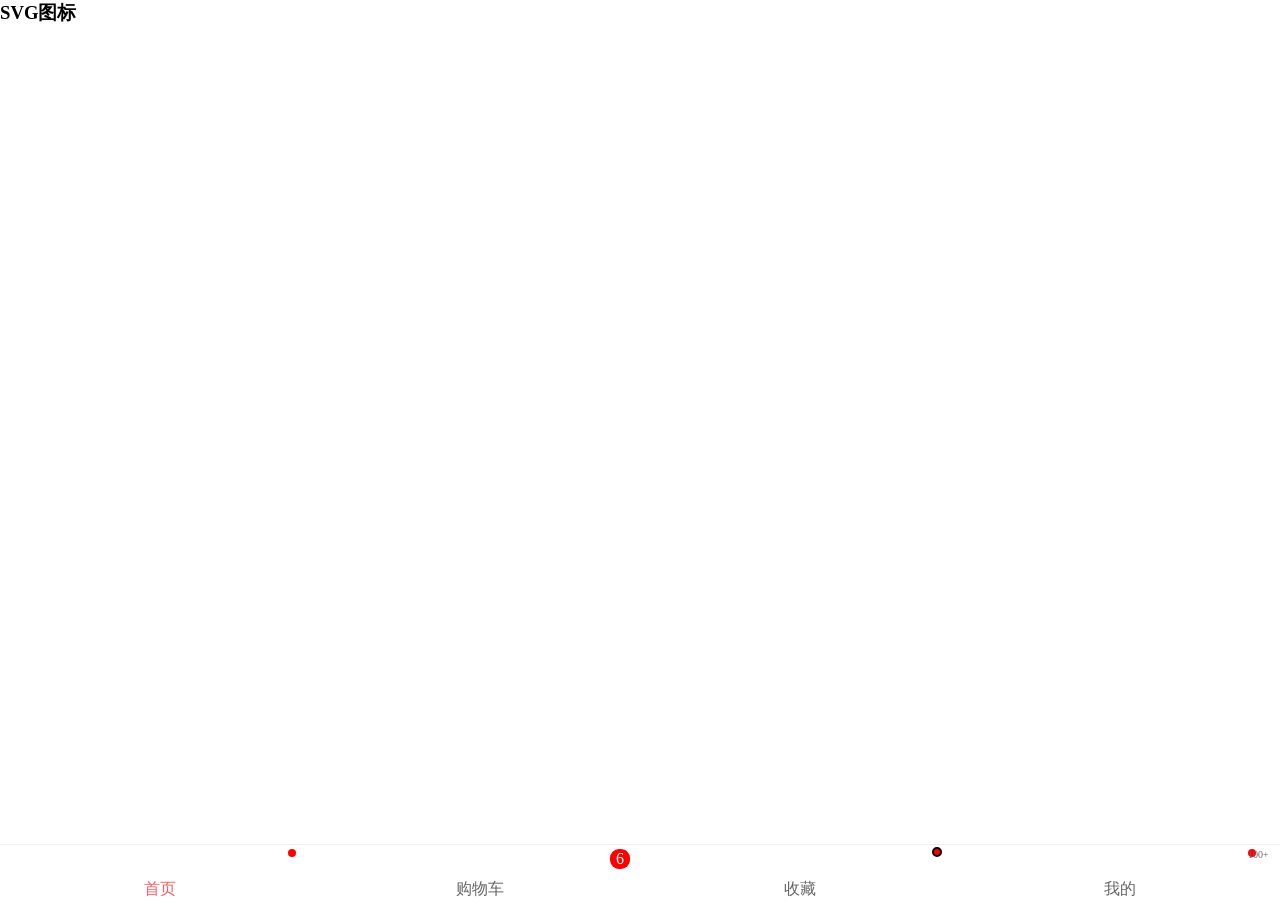
<file: svg005.html>
<!DOCTYPE html>
<html lang="en">
<head>
    <meta charset="UTF-8">
    <meta name="viewport" content="width=device-width, initial-scale=1.0">
    <title>SVG图标</title>
    <script src="https://at.alicdn.com/t/c/font_5231900_9nqpe7f5ty.js"></script>
    <link rel="stylesheet" href="./css/svg005.css">
    <style>
.icon {
  width: 1em;
  height: 1em;
  vertical-align: -0.15em;
  fill: currentColor;
  overflow: hidden;
}
</style>
</head>
<body>
    <h3>SVG图标</h3>
    <div class="tab-nav">
        <div class="tab-item active" onclick="changeTab(this)">
            <svg class="icon" aria-hidden="true">
                <use xlink:href="#icon-shouye"></use>
            </svg>
            <span>首页</span>
            <div class="budge-dot" id="badge-dot-1"></div>
        </div>
        <div class="tab-item" onclick="changeTab(this)">
            <svg class="icon" aria-hidden="true">
                <use xlink:href="#icon-gouwuche"></use>
            </svg>
            <span>购物车</span>
            <div class="budge-num" id="badge-plan">6</div>
        </div>
        <div class="tab-item" onclick="changeTab(this)">
            <svg class="icon" aria-hidden="true">
                <use xlink:href="#icon-shoucang"></use>
            </svg>
            <span>收藏</span>
            <div class="budge-border" id="budge-collect"></div>
        </div>
        <div class="tab-item" onclick="changeTab(this)">
            <svg class="icon" aria-hidden="true">
                <use xlink:href="#icon-wode"></use>
            </svg>
            <span>我的</span>
            <div class="budge-dot max" id="badge-my">100+</div>
        </div>
    </div>
    <script>
        //写一个函数，当我点击当天的item时候，颜色发生变化
       function changeTab(current) {
       let tabs = document.querySelectorAll('.tab-item');
       for (let i = 0; i < tabs.length; i++) {
        tabs[i].classList.remove('active');
       }
       current.classList.add('active');
    }
     </script>
</body>
</html>
</file>
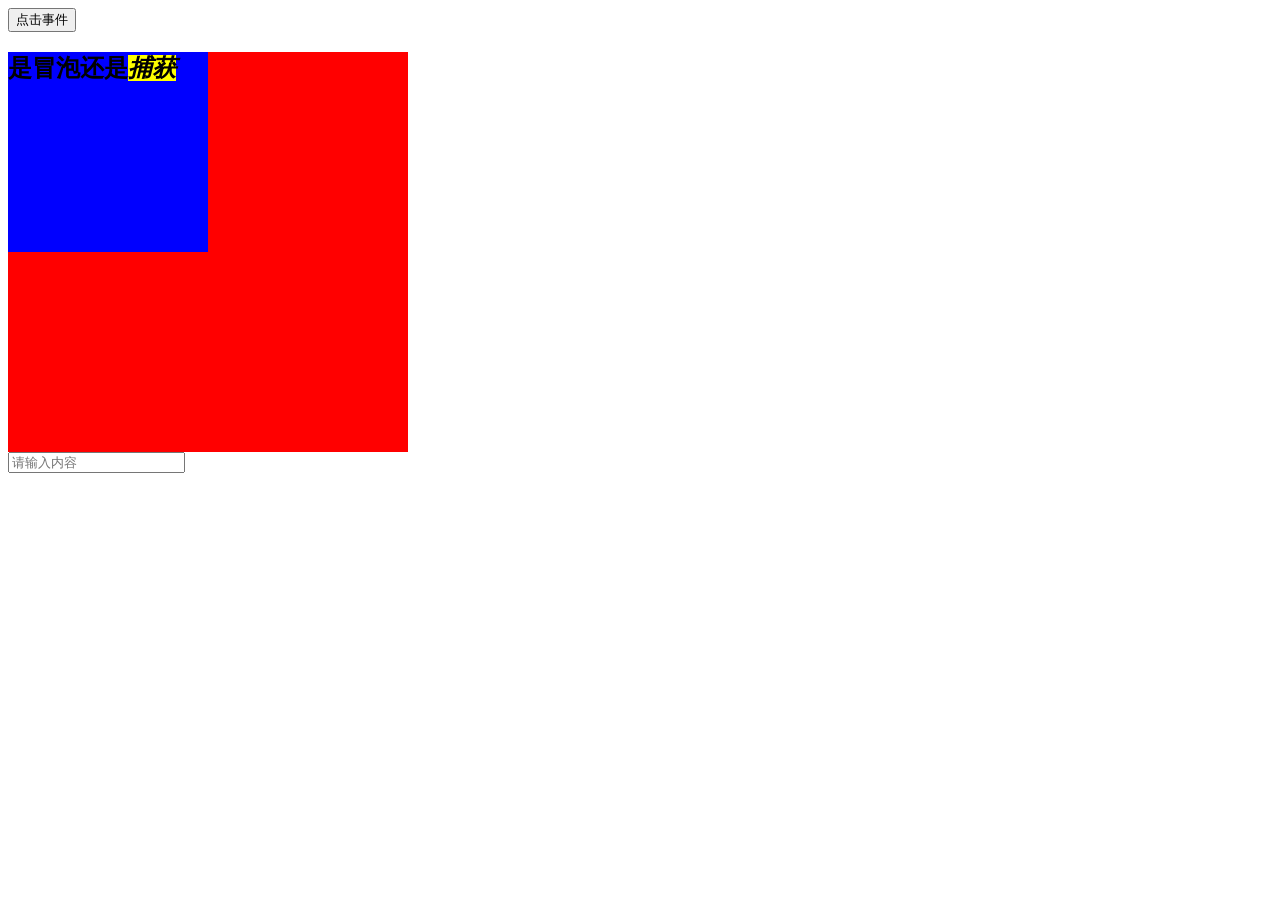
<file: text1.html>
<!DOCTYPE html>
<html lang="en">
<head>
    <meta charset="UTF-8">
    <meta name="viewport" content="width=device-width, initial-scale=1.0">
    <title>事件的冒泡与捕获</title>
    <style>
        .box {
            width: 400px;
            height: 400px;
            background-color: red;
        }
        #h2 {
            width: 200px;
            height: 200px;
            background-color: blue;
        }
        #em {
            width: 100px;
            height: 100px;
            background-color: yellow;
        }
    </style>
    <!-- 冒泡：事件会从最里层开始，逐层向上传播，直到document对象。
     ——冒泡是从子元素到父元素依次触发 
     捕获：事件会从最外层开始，逐层向下传播。先出发父元素，再触发子元素
-->
</head>
<body>
    <button  id="myButton" onclick="clickFun()">点击事件</button>
    <div class="box">
        <h2 id="h2">是冒泡还是<em id="em">捕获</em></h2>
    </div>
    <input type="text" id="input" placeholder="请输入内容">
    <script>
    function clickFun() {
        alert("点击事件");
    }
    var box = document.getElementById('.box');
//只有id的选择器可以直接使用box，也就是上面的获取元素语句可以省
    box.addEventListener('click', function() {
        alert('box');
    }, false); //false表示冒泡,true表示捕获
    var h2 = document.getElementById('h2');
    h2.addEventListener('click', function() {
        alert('h2');
    }, false);
    //var em = document.getElementById('em');
    em.addEventListener('click', function() {
        alert('em');
        e.stopPropagation(); //阻止事件冒泡到父元素
    }, false);
    box.addEventListener('mouseover', function(e) {
       //clientX和clientY是相对于浏览器可视区域的坐标
        h2.innerHTML = "," + e.clientX + "相对于父元素的坐标为：" + 
        (e.offsetX) + "," + (e.offsetY);
    },true);
    input.addEventListener('keydown', function(e) {
        alert("你输入的内容是：" + e.key+"键");
    }, false);
   </script>
</body>
</file>
<file: 1.css>
/*全局css*/
*{
    margin:0;
    padding:0;
    /*width和height包含内边距和边框*/
    box-sizing:border-box;
}
a{
    text-decoration:none;
    color:#000;
}
ul{
    list-style:none;
}

.page-header{
    /*linear-gradient的属性：方向、颜色1、颜色2、颜色3...*/
    background:linear-gradient(135deg,#ff6347,green,#ff8c00);
    color:#fff;
    padding:20px 40px;
    text-align:center;
    margin-bottom:30px;
}
.page-header h2{
    font-size:36px;
}
.page-main{
    max-width: 960px;
    margin:0 auto;
    padding:0 20px;
}
.page-main .case{
    background:#fff;
    padding:20px;
    margin-bottom:20px;
    border-radius:10px;
    border:2px solid #ddd;
}
.case-title{
    font-size:20px;
    padding:0 12px;
    border-bottom:2px solid #eee;
    margin-bottom:20px;
}
/*案例一样式*/
.nav-bar{
    display:flex;
    justify-content:space-between;
    align-items:center;
    background:#000;
    color:#fff;
    padding:10px;
    font-size:20px;
    font-weight:bold;
    border-radius:5px;
}
.logo{
    font-size:30px;
    font-weight:bold;
    color:red;
    margin-left:20px;
}
.nav-list{ 
    display:flex;
    justify-content:space-between;
    align-items:center;
    /*弹性布局和网格布局中设置问题*/
    gap:20px;
}   
.nav-list a{
    color:#fff;
    font-weight:bold;
    font-size:18px;
    padding:10px 20px;
    border-radius:5px;
}
.nav-list a:hover{
    background:rgba(255,255,255,0.5);
}
.three-columns{
    display:flex;
    justify-content: space-between;
    align-items: center;
    gap:20px;
    background:yellow;
    padding:20px;
    border-radius:5px;
}   
.three-columns .column{
    background:#aaa;
    padding:20px;
    /*flex:1是剩余空间平均分配*/
    flex:1;
}
.three-columns .column:nth-child(2){
    background:blue;
}
.three-columns .column:nth-child(3){
    background:red;
}
.card-grid{
    display: flex;
    flex-wrap: wrap;
    gap:20px;
}   
.card-grid .card{
    background: #aaa;
    padding:20px;
    /*flex的属性flex-grow:1是等比例放大,flex-shrink:1是等比例缩小,flex-basis:200px是基础宽度*/
    flex:1 1 250px;
    text-align:center;
    transition:all  0,5s ease-in-out;
}
.card-grid .card:hover{
    /*sales:(1.1)是放大1.1倍*/
    transform:scale(1.1) translateY(-10px);
    /*box-shadow四个参数分别是：x偏移量、y偏移量模糊半径、阴影颜色、*/
    box-shadow:0 10px 20px rgba(0,0,0,0.5);
}
.sidebar{
    display: flex;
    flex-wrap: nowrap;
    gap: 20px;
    margin-top: 20px;
    background-color: #fafafa;
    padding: 20px;
    text-align: center;
    height:200px;
}
.sidebar aside{
    flex:0 0 200px;
    border-radius: 5px;
    background-color: green;
    color: white;
}
.sidebar div{
    flex:1;
    border-radius: 5px;
    background-color:#aaa;
    color: white;
}
</file>
<file: font/iconfont.css>
@font-face {
  font-family: "iconfont"; /* Project id 5231900 */
  src: url('iconfont.woff2?t=1788935779522') format('woff2'),
       url('iconfont.woff?t=1788935779522') format('woff'),
       url('iconfont.ttf?t=1788935779522') format('truetype');
}

.iconfont {
  font-family: "iconfont" !important;
  font-size: 16px;
  font-style: normal;
  -webkit-font-smoothing: antialiased;
  -moz-osx-font-smoothing: grayscale;
}

.icon-niuyouguo:before {
  content: "\e796";
}

.icon-gouwuche:before {
  content: "\e639";
}

.icon-wode:before {
  content: "\e818";
}

.icon-shouye:before {
  content: "\e61e";
}

.icon-shoucang:before {
  content: "\e620";
}

.icon-dengpao:before {
  content: "\e794";
}

.icon-sousuo:before {
  content: "\e795";
}
</file>
<file: css/svg005.css>
.icon {
  width: 1em;
  height: 1em;
  vertical-align: -0.15em;
  fill: currentColor;
  overflow: hidden;
}
*{
    margin: 0;
    padding: 0;
    box-sizing: border-box;
}
.tab-nav{
    position: fixed;
    bottom: 0;
    left: 0;
    display: flex;
    justify-content: space-between;
    align-items: center;
    background-color: #fff;
    width: 100%;
    border-top: 1px solid #eee;
}
.tab-item{
    flex: 1;
    display: flex;
    flex-direction: column;
    align-items: center;
    justify-content: center;
    color: #666;
    position: relative;
}
.tab-item svg{
    font-size: 24px;
    margin: 5px;
}
.tab-item.active{
    color: #ff5a5f;
}
.budge-dot{
    position: absolute;
    top: 4px;
    right: 24px;
    width: 8px;
    height: 8px;
    border-radius: 50%;
    background-color: red;
}
.budge-num{
    position: absolute;
    top: 4px;
    right: 10px;
    background-color: red;
    color: #fff;
    padding: 0 4px;
    width: 20px;
    height: 20px;
    border-radius: 9px;
    text-align: center;
    line-height: 20px;
}
.budge-border{
    position: absolute;
    top: 2px;
    right: 18px;
    width: 10px;
    height: 10px;
    border: 2px solid black;
    border-radius: 50%;
    background-color: red;
}
/* 交集选择器 */
.budge-dot.max{
    font-size: 10px;
}
</file>
